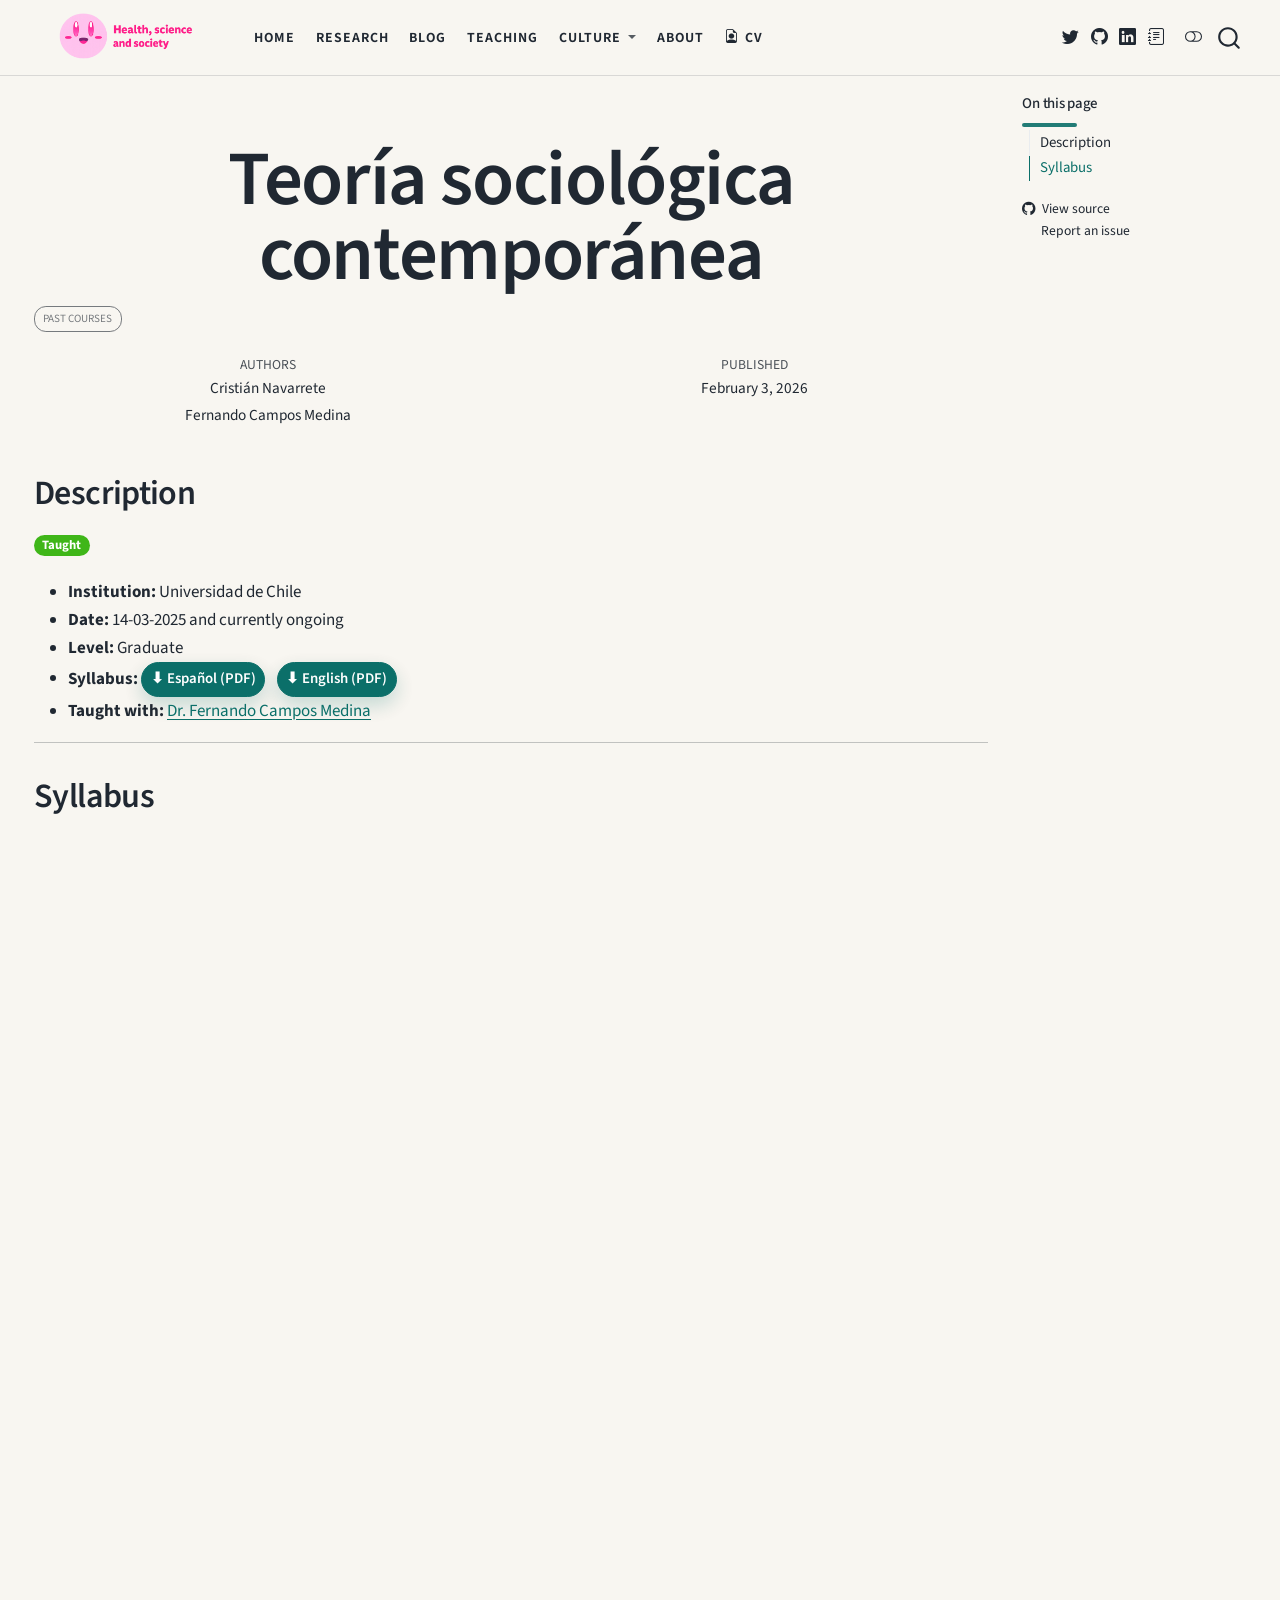
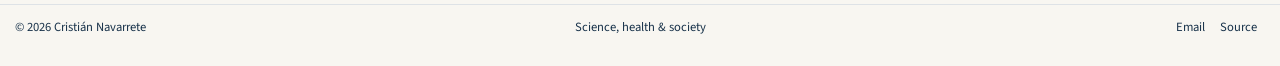
<file: docs/classes/Teoria-cont-uch/index.html>
<!DOCTYPE html>
<html xmlns="http://www.w3.org/1999/xhtml" lang="en" xml:lang="en"><head>

<meta charset="utf-8">
<meta name="generator" content="quarto-1.6.42">

<meta name="viewport" content="width=device-width, initial-scale=1.0, user-scalable=yes">

<meta name="dcterms.date" content="2026-02-03">

<title>Teoría sociológica contemporánea – Cristián Navarrete</title>
<style>
code{white-space: pre-wrap;}
span.smallcaps{font-variant: small-caps;}
div.columns{display: flex; gap: min(4vw, 1.5em);}
div.column{flex: auto; overflow-x: auto;}
div.hanging-indent{margin-left: 1.5em; text-indent: -1.5em;}
ul.task-list{list-style: none;}
ul.task-list li input[type="checkbox"] {
  width: 0.8em;
  margin: 0 0.8em 0.2em -1em; /* quarto-specific, see https://github.com/quarto-dev/quarto-cli/issues/4556 */ 
  vertical-align: middle;
}
</style>


<script src="../../site_libs/quarto-nav/quarto-nav.js"></script>
<script src="../../site_libs/clipboard/clipboard.min.js"></script>
<script src="../../site_libs/quarto-search/autocomplete.umd.js"></script>
<script src="../../site_libs/quarto-search/fuse.min.js"></script>
<script src="../../site_libs/quarto-search/quarto-search.js"></script>
<meta name="quarto:offset" content="../../">
<link href="../../assets/brand/favicon.png" rel="icon" type="image/png">
<script src="../../site_libs/quarto-html/quarto.js"></script>
<script src="../../site_libs/quarto-html/popper.min.js"></script>
<script src="../../site_libs/quarto-html/tippy.umd.min.js"></script>
<script src="../../site_libs/quarto-html/anchor.min.js"></script>
<link href="../../site_libs/quarto-html/tippy.css" rel="stylesheet">
<link href="../../site_libs/quarto-html/quarto-syntax-highlighting-253599439ad055319d224fc04ddf66fe.css" rel="stylesheet" class="quarto-color-scheme" id="quarto-text-highlighting-styles">
<link href="../../site_libs/quarto-html/quarto-syntax-highlighting-dark-769af2ab9bf86b51bbbd1c25583012c2.css" rel="prefetch" class="quarto-color-scheme quarto-color-alternate" id="quarto-text-highlighting-styles">
<script src="../../site_libs/bootstrap/bootstrap.min.js"></script>
<link href="../../site_libs/bootstrap/bootstrap-icons.css" rel="stylesheet">
<link href="../../site_libs/bootstrap/bootstrap-7b895f2ba7f7a0b42fe343c49ec3900a.min.css" rel="stylesheet" append-hash="true" class="quarto-color-scheme" id="quarto-bootstrap" data-mode="light">
<link href="../../site_libs/bootstrap/bootstrap-dark-649417bf5a25676f09d9a53a8a511973.min.css" rel="prefetch" append-hash="true" class="quarto-color-scheme quarto-color-alternate" id="quarto-bootstrap" data-mode="dark">
<script id="quarto-search-options" type="application/json">{
  "location": "navbar",
  "copy-button": false,
  "collapse-after": 3,
  "panel-placement": "end",
  "type": "overlay",
  "limit": 50,
  "keyboard-shortcut": [
    "f",
    "/",
    "s"
  ],
  "language": {
    "search-no-results-text": "No results",
    "search-matching-documents-text": "matching documents",
    "search-copy-link-title": "Copy link to search",
    "search-hide-matches-text": "Hide additional matches",
    "search-more-match-text": "more match in this document",
    "search-more-matches-text": "more matches in this document",
    "search-clear-button-title": "Clear",
    "search-text-placeholder": "",
    "search-detached-cancel-button-title": "Cancel",
    "search-submit-button-title": "Submit",
    "search-label": "Search"
  }
}</script>
<script async="" src="https://www.googletagmanager.com/gtag/js?id=G-2VZVNV14SN"></script>

<script type="text/javascript">

window.dataLayer = window.dataLayer || [];
function gtag(){dataLayer.push(arguments);}
gtag('js', new Date());
gtag('config', 'G-2VZVNV14SN', { 'anonymize_ip': true});
</script>
<style>html{ scroll-behavior: smooth; }</style>


<link rel="stylesheet" href="../../assets/styles/site.css">
<link rel="stylesheet" href="../../assets/styles/mobile.css">
<meta property="og:title" content="Teoría sociológica contemporánea – Cristián Navarrete">
<meta property="og:description" content="Academic website of Cristián Navarrete: anthropology, science and technology studies, social theory, health, and energy transitions.">
<meta property="og:image" content="https://crisnavarrete.github.io/navarrete/classes/Teoria-cont-uch/contemp.jpg">
<meta property="og:site_name" content="Cristián Navarrete">
<meta name="twitter:title" content="Teoría sociológica contemporánea">
<meta name="twitter:description" content="Graduate class at Universidad de Chile. Click to download the syllabus.">
<meta name="twitter:image" content="https://crisnavarrete.github.io/navarrete/classes/Teoria-cont-uch/contemp.jpg">
<meta name="twitter:card" content="summary_large_image">
</head>

<body class="nav-fixed">

<div id="quarto-search-results"></div>
  <header id="quarto-header" class="headroom fixed-top">
    <nav class="navbar navbar-expand-lg " data-bs-theme="dark">
      <div class="navbar-container container-fluid">
      <div class="navbar-brand-container mx-auto">
    <a href="../../index.html" class="navbar-brand navbar-brand-logo">
    <img src="../../assets/brand/logo.png" alt="Health, science and society" class="navbar-logo">
    </a>
  </div>
            <div id="quarto-search" class="" title="Search"></div>
          <button class="navbar-toggler" type="button" data-bs-toggle="collapse" data-bs-target="#navbarCollapse" aria-controls="navbarCollapse" role="menu" aria-expanded="false" aria-label="Toggle navigation" onclick="if (window.quartoToggleHeadroom) { window.quartoToggleHeadroom(); }">
  <span class="navbar-toggler-icon"></span>
</button>
          <div class="collapse navbar-collapse" id="navbarCollapse">
            <ul class="navbar-nav navbar-nav-scroll me-auto">
  <li class="nav-item">
    <a class="nav-link" href="../../index.html"> 
<span class="menu-text">Home</span></a>
  </li>  
  <li class="nav-item">
    <a class="nav-link" href="../../publications.html"> 
<span class="menu-text">Research</span></a>
  </li>  
  <li class="nav-item">
    <a class="nav-link" href="../../posts.html"> 
<span class="menu-text">Blog</span></a>
  </li>  
  <li class="nav-item">
    <a class="nav-link" href="../../classes.html"> 
<span class="menu-text">Teaching</span></a>
  </li>  
  <li class="nav-item dropdown ">
    <a class="nav-link dropdown-toggle" href="#" id="nav-menu-culture" role="link" data-bs-toggle="dropdown" aria-expanded="false">
 <span class="menu-text">Culture</span>
    </a>
    <ul class="dropdown-menu" aria-labelledby="nav-menu-culture">    
        <li>
    <a class="dropdown-item" href="../../reading.html"><i class="bi bi-book" role="img">
</i> 
 <span class="dropdown-text">Reading</span></a>
  </li>  
        <li>
    <a class="dropdown-item" href="../../films.html"><i class="bi bi-film" role="img">
</i> 
 <span class="dropdown-text">Films</span></a>
  </li>  
    </ul>
  </li>
  <li class="nav-item">
    <a class="nav-link" href="../../about.html"> 
<span class="menu-text">About</span></a>
  </li>  
  <li class="nav-item">
    <a class="nav-link" href="../../assets/documents/NavarreteC_CV.pdf"> <i class="bi bi-file-earmark-person" role="img">
</i> 
<span class="menu-text">CV</span></a>
  </li>  
</ul>
          </div> <!-- /navcollapse -->
            <div class="quarto-navbar-tools tools-wide">
    <a href="https://twitter.com/navarreteoya" title="" class="quarto-navigation-tool px-1" aria-label="Twitter profile"><i class="bi bi-twitter"></i></a>
    <a href="https://github.com/crisnavarrete" title="" class="quarto-navigation-tool px-1" aria-label="GitHub profile"><i class="bi bi-github"></i></a>
    <a href="https://www.linkedin.com/in/cristian-navarrete-116623216" title="" class="quarto-navigation-tool px-1" aria-label="LinkedIn profile"><i class="bi bi-linkedin"></i></a>
    <a href="https://www.researchgate.net/profile/Cristian-Navarrete-3" title="" class="quarto-navigation-tool px-1" aria-label="ResearchGate profile"><i class="bi bi-journal-text"></i></a>
    <a href="https://orcid.org/0000-0001-5900-5373" title="" class="quarto-navigation-tool px-1" aria-label="ORCID profile"><i class="bi bi-orcid"></i></a>
  <a href="" class="quarto-color-scheme-toggle quarto-navigation-tool  px-1" onclick="window.quartoToggleColorScheme(); return false;" title="Toggle dark mode"><i class="bi"></i></a>
</div>
      </div> <!-- /container-fluid -->
    </nav>
</header>
<!-- content -->
<div id="quarto-content" class="quarto-container page-columns page-rows-contents page-layout-full page-navbar">
<!-- sidebar -->
<!-- margin-sidebar -->
    <div id="quarto-margin-sidebar" class="sidebar margin-sidebar">
        <nav id="TOC" role="doc-toc" class="toc-active">
    <h2 id="toc-title">On this page</h2>
   
  <ul>
  <li><a href="#description" id="toc-description" class="nav-link active" data-scroll-target="#description">Description</a></li>
  <li><a href="#syllabus" id="toc-syllabus" class="nav-link" data-scroll-target="#syllabus">Syllabus</a></li>
  </ul>
<div class="toc-actions"><ul><li><a href="https://github.com/crisnavarrete/navarrete/blob/main/classes/Teoria-cont-uch/index.qmd" class="toc-action"><i class="bi bi-github"></i>View source</a></li><li><a href="https://github.com/crisnavarrete/navarrete/issues/new" class="toc-action"><i class="bi empty"></i>Report an issue</a></li></ul></div></nav>
    </div>
<!-- main -->
<main class="content column-page-left" id="quarto-document-content">

<header id="title-block-header" class="quarto-title-block default">
<div class="quarto-title">
<h1 class="title">Teoría sociológica contemporánea</h1>
  <div class="quarto-categories">
    <div class="quarto-category">Past courses</div>
  </div>
  </div>



<div class="quarto-title-meta column-page-left">

    <div>
    <div class="quarto-title-meta-heading">Authors</div>
    <div class="quarto-title-meta-contents">
             <p>Cristián Navarrete </p>
             <p>Fernando Campos Medina </p>
          </div>
  </div>
    
    <div>
    <div class="quarto-title-meta-heading">Published</div>
    <div class="quarto-title-meta-contents">
      <p class="date">February 3, 2026</p>
    </div>
  </div>
  
    
  </div>
  


</header>


<section id="description" class="level1">
<h1>Description</h1>
<p><span class="badge bg-success">Taught</span></p>
<ul>
<li><strong>Institution:</strong> Universidad de Chile</li>
<li><strong>Date:</strong> 14-03-2025 and currently ongoing</li>
<li><strong>Level:</strong> Graduate<br>
</li>
<li><strong>Syllabus:</strong> <a href="files/teoria-cont.pdf" class="btn btn-sm btn-primary me-2" role="button" download="">⬇ Español (PDF)</a> <a href="files/teoria-cont-en.pdf" class="btn btn-sm btn-primary" role="button" download="">⬇ English (PDF)</a></li>
<li><strong>Taught with:</strong> <a href="https://facso.uchile.cl/sociologia/cuerpo-academico/fernando-campos">Dr.&nbsp;Fernando Campos Medina</a></li>
</ul>
<hr>
</section>
<section id="syllabus" class="level1">
<h1>Syllabus</h1>
<iframe src="https://docs.google.com/gview?url=https://crisnavarrete.github.io/navarrete/classes/files/teoria-cont.pdf&amp;embedded=true" style="width:100%; height:600px;" frameborder="0">
</iframe>


</section>

<a onclick="window.scrollTo(0, 0); return false;" role="button" id="quarto-back-to-top"><i class="bi bi-arrow-up"></i> Back to top</a></main> <!-- /main -->
<script>
(() => {
  "use strict";

  const navbar = document.querySelector(".navbar");
  const updateNavbar = () => {
    if (!navbar) return;
    navbar.classList.toggle("site-has-scrolled", window.scrollY > 12);
  };

  updateNavbar();
  window.addEventListener("scroll", updateNavbar, { passive: true });

  document.querySelectorAll("[data-gallery-filter]").forEach((toolbar) => {
    const section = toolbar.closest(".gallery-section");
    if (!section) return;

    const buttons = Array.from(toolbar.querySelectorAll("[data-filter]"));
    const cards = Array.from(section.querySelectorAll("[data-gallery-item]"));

    buttons.forEach((button) => {
      button.addEventListener("click", () => {
        const filter = button.dataset.filter || "all";

        buttons.forEach((candidate) => {
          const active = candidate === button;
          candidate.classList.toggle("is-active", active);
          candidate.setAttribute("aria-pressed", String(active));
        });

        cards.forEach((card) => {
          const visible = filter === "all" || card.dataset.year === filter;
          card.hidden = !visible;
        });
      });
    });
  });

  document.querySelectorAll(".media-cover img").forEach((image) => {
    image.addEventListener("error", () => image.remove(), { once: true });
  });

  document.querySelectorAll('a[target="_blank"]').forEach((link) => {
    const rel = new Set((link.getAttribute("rel") || "").split(/\s+/).filter(Boolean));
    rel.add("noopener");
    rel.add("noreferrer");
    link.setAttribute("rel", Array.from(rel).join(" "));
  });
})();

</script>
<script id="quarto-html-after-body" type="application/javascript">
window.document.addEventListener("DOMContentLoaded", function (event) {
  const toggleBodyColorMode = (bsSheetEl) => {
    const mode = bsSheetEl.getAttribute("data-mode");
    const bodyEl = window.document.querySelector("body");
    if (mode === "dark") {
      bodyEl.classList.add("quarto-dark");
      bodyEl.classList.remove("quarto-light");
    } else {
      bodyEl.classList.add("quarto-light");
      bodyEl.classList.remove("quarto-dark");
    }
  }
  const toggleBodyColorPrimary = () => {
    const bsSheetEl = window.document.querySelector("link#quarto-bootstrap");
    if (bsSheetEl) {
      toggleBodyColorMode(bsSheetEl);
    }
  }
  toggleBodyColorPrimary();  
  const disableStylesheet = (stylesheets) => {
    for (let i=0; i < stylesheets.length; i++) {
      const stylesheet = stylesheets[i];
      stylesheet.rel = 'prefetch';
    }
  }
  const enableStylesheet = (stylesheets) => {
    for (let i=0; i < stylesheets.length; i++) {
      const stylesheet = stylesheets[i];
      stylesheet.rel = 'stylesheet';
    }
  }
  const manageTransitions = (selector, allowTransitions) => {
    const els = window.document.querySelectorAll(selector);
    for (let i=0; i < els.length; i++) {
      const el = els[i];
      if (allowTransitions) {
        el.classList.remove('notransition');
      } else {
        el.classList.add('notransition');
      }
    }
  }
  const toggleGiscusIfUsed = (isAlternate, darkModeDefault) => {
    const baseTheme = document.querySelector('#giscus-base-theme')?.value ?? 'light';
    const alternateTheme = document.querySelector('#giscus-alt-theme')?.value ?? 'dark';
    let newTheme = '';
    if(darkModeDefault) {
      newTheme = isAlternate ? baseTheme : alternateTheme;
    } else {
      newTheme = isAlternate ? alternateTheme : baseTheme;
    }
    const changeGiscusTheme = () => {
      // From: https://github.com/giscus/giscus/issues/336
      const sendMessage = (message) => {
        const iframe = document.querySelector('iframe.giscus-frame');
        if (!iframe) return;
        iframe.contentWindow.postMessage({ giscus: message }, 'https://giscus.app');
      }
      sendMessage({
        setConfig: {
          theme: newTheme
        }
      });
    }
    const isGiscussLoaded = window.document.querySelector('iframe.giscus-frame') !== null;
    if (isGiscussLoaded) {
      changeGiscusTheme();
    }
  }
  const toggleColorMode = (alternate) => {
    // Switch the stylesheets
    const alternateStylesheets = window.document.querySelectorAll('link.quarto-color-scheme.quarto-color-alternate');
    manageTransitions('#quarto-margin-sidebar .nav-link', false);
    if (alternate) {
      enableStylesheet(alternateStylesheets);
      for (const sheetNode of alternateStylesheets) {
        if (sheetNode.id === "quarto-bootstrap") {
          toggleBodyColorMode(sheetNode);
        }
      }
    } else {
      disableStylesheet(alternateStylesheets);
      toggleBodyColorPrimary();
    }
    manageTransitions('#quarto-margin-sidebar .nav-link', true);
    // Switch the toggles
    const toggles = window.document.querySelectorAll('.quarto-color-scheme-toggle');
    for (let i=0; i < toggles.length; i++) {
      const toggle = toggles[i];
      if (toggle) {
        if (alternate) {
          toggle.classList.add("alternate");     
        } else {
          toggle.classList.remove("alternate");
        }
      }
    }
    // Hack to workaround the fact that safari doesn't
    // properly recolor the scrollbar when toggling (#1455)
    if (navigator.userAgent.indexOf('Safari') > 0 && navigator.userAgent.indexOf('Chrome') == -1) {
      manageTransitions("body", false);
      window.scrollTo(0, 1);
      setTimeout(() => {
        window.scrollTo(0, 0);
        manageTransitions("body", true);
      }, 40);  
    }
  }
  const isFileUrl = () => { 
    return window.location.protocol === 'file:';
  }
  const hasAlternateSentinel = () => {  
    let styleSentinel = getColorSchemeSentinel();
    if (styleSentinel !== null) {
      return styleSentinel === "alternate";
    } else {
      return false;
    }
  }
  const setStyleSentinel = (alternate) => {
    const value = alternate ? "alternate" : "default";
    if (!isFileUrl()) {
      window.localStorage.setItem("quarto-color-scheme", value);
    } else {
      localAlternateSentinel = value;
    }
  }
  const getColorSchemeSentinel = () => {
    if (!isFileUrl()) {
      const storageValue = window.localStorage.getItem("quarto-color-scheme");
      return storageValue != null ? storageValue : localAlternateSentinel;
    } else {
      return localAlternateSentinel;
    }
  }
  const darkModeDefault = false;
  let localAlternateSentinel = darkModeDefault ? 'alternate' : 'default';
  // Dark / light mode switch
  window.quartoToggleColorScheme = () => {
    // Read the current dark / light value 
    let toAlternate = !hasAlternateSentinel();
    toggleColorMode(toAlternate);
    setStyleSentinel(toAlternate);
    toggleGiscusIfUsed(toAlternate, darkModeDefault);
  };
  // Ensure there is a toggle, if there isn't float one in the top right
  if (window.document.querySelector('.quarto-color-scheme-toggle') === null) {
    const a = window.document.createElement('a');
    a.classList.add('top-right');
    a.classList.add('quarto-color-scheme-toggle');
    a.href = "";
    a.onclick = function() { try { window.quartoToggleColorScheme(); } catch {} return false; };
    const i = window.document.createElement("i");
    i.classList.add('bi');
    a.appendChild(i);
    window.document.body.appendChild(a);
  }
  // Switch to dark mode if need be
  if (hasAlternateSentinel()) {
    toggleColorMode(true);
  } else {
    toggleColorMode(false);
  }
  const icon = "";
  const anchorJS = new window.AnchorJS();
  anchorJS.options = {
    placement: 'right',
    icon: icon
  };
  anchorJS.add('.anchored');
  const isCodeAnnotation = (el) => {
    for (const clz of el.classList) {
      if (clz.startsWith('code-annotation-')) {                     
        return true;
      }
    }
    return false;
  }
  const onCopySuccess = function(e) {
    // button target
    const button = e.trigger;
    // don't keep focus
    button.blur();
    // flash "checked"
    button.classList.add('code-copy-button-checked');
    var currentTitle = button.getAttribute("title");
    button.setAttribute("title", "Copied!");
    let tooltip;
    if (window.bootstrap) {
      button.setAttribute("data-bs-toggle", "tooltip");
      button.setAttribute("data-bs-placement", "left");
      button.setAttribute("data-bs-title", "Copied!");
      tooltip = new bootstrap.Tooltip(button, 
        { trigger: "manual", 
          customClass: "code-copy-button-tooltip",
          offset: [0, -8]});
      tooltip.show();    
    }
    setTimeout(function() {
      if (tooltip) {
        tooltip.hide();
        button.removeAttribute("data-bs-title");
        button.removeAttribute("data-bs-toggle");
        button.removeAttribute("data-bs-placement");
      }
      button.setAttribute("title", currentTitle);
      button.classList.remove('code-copy-button-checked');
    }, 1000);
    // clear code selection
    e.clearSelection();
  }
  const getTextToCopy = function(trigger) {
      const codeEl = trigger.previousElementSibling.cloneNode(true);
      for (const childEl of codeEl.children) {
        if (isCodeAnnotation(childEl)) {
          childEl.remove();
        }
      }
      return codeEl.innerText;
  }
  const clipboard = new window.ClipboardJS('.code-copy-button:not([data-in-quarto-modal])', {
    text: getTextToCopy
  });
  clipboard.on('success', onCopySuccess);
  if (window.document.getElementById('quarto-embedded-source-code-modal')) {
    const clipboardModal = new window.ClipboardJS('.code-copy-button[data-in-quarto-modal]', {
      text: getTextToCopy,
      container: window.document.getElementById('quarto-embedded-source-code-modal')
    });
    clipboardModal.on('success', onCopySuccess);
  }
    var localhostRegex = new RegExp(/^(?:http|https):\/\/localhost\:?[0-9]*\//);
    var mailtoRegex = new RegExp(/^mailto:/);
      var filterRegex = new RegExp("https:\/\/crisnavarrete\.github\.io\/navarrete\/");
    var isInternal = (href) => {
        return filterRegex.test(href) || localhostRegex.test(href) || mailtoRegex.test(href);
    }
    // Inspect non-navigation links and adorn them if external
 	var links = window.document.querySelectorAll('a[href]:not(.nav-link):not(.navbar-brand):not(.toc-action):not(.sidebar-link):not(.sidebar-item-toggle):not(.pagination-link):not(.no-external):not([aria-hidden]):not(.dropdown-item):not(.quarto-navigation-tool):not(.about-link)');
    for (var i=0; i<links.length; i++) {
      const link = links[i];
      if (!isInternal(link.href)) {
        // undo the damage that might have been done by quarto-nav.js in the case of
        // links that we want to consider external
        if (link.dataset.originalHref !== undefined) {
          link.href = link.dataset.originalHref;
        }
          // target, if specified
          link.setAttribute("target", "_blank");
          if (link.getAttribute("rel") === null) {
            link.setAttribute("rel", "noopener");
          }
      }
    }
  function tippyHover(el, contentFn, onTriggerFn, onUntriggerFn) {
    const config = {
      allowHTML: true,
      maxWidth: 500,
      delay: 100,
      arrow: false,
      appendTo: function(el) {
          return el.parentElement;
      },
      interactive: true,
      interactiveBorder: 10,
      theme: 'quarto',
      placement: 'bottom-start',
    };
    if (contentFn) {
      config.content = contentFn;
    }
    if (onTriggerFn) {
      config.onTrigger = onTriggerFn;
    }
    if (onUntriggerFn) {
      config.onUntrigger = onUntriggerFn;
    }
    window.tippy(el, config); 
  }
  const noterefs = window.document.querySelectorAll('a[role="doc-noteref"]');
  for (var i=0; i<noterefs.length; i++) {
    const ref = noterefs[i];
    tippyHover(ref, function() {
      // use id or data attribute instead here
      let href = ref.getAttribute('data-footnote-href') || ref.getAttribute('href');
      try { href = new URL(href).hash; } catch {}
      const id = href.replace(/^#\/?/, "");
      const note = window.document.getElementById(id);
      if (note) {
        return note.innerHTML;
      } else {
        return "";
      }
    });
  }
  const xrefs = window.document.querySelectorAll('a.quarto-xref');
  const processXRef = (id, note) => {
    // Strip column container classes
    const stripColumnClz = (el) => {
      el.classList.remove("page-full", "page-columns");
      if (el.children) {
        for (const child of el.children) {
          stripColumnClz(child);
        }
      }
    }
    stripColumnClz(note)
    if (id === null || id.startsWith('sec-')) {
      // Special case sections, only their first couple elements
      const container = document.createElement("div");
      if (note.children && note.children.length > 2) {
        container.appendChild(note.children[0].cloneNode(true));
        for (let i = 1; i < note.children.length; i++) {
          const child = note.children[i];
          if (child.tagName === "P" && child.innerText === "") {
            continue;
          } else {
            container.appendChild(child.cloneNode(true));
            break;
          }
        }
        if (window.Quarto?.typesetMath) {
          window.Quarto.typesetMath(container);
        }
        return container.innerHTML
      } else {
        if (window.Quarto?.typesetMath) {
          window.Quarto.typesetMath(note);
        }
        return note.innerHTML;
      }
    } else {
      // Remove any anchor links if they are present
      const anchorLink = note.querySelector('a.anchorjs-link');
      if (anchorLink) {
        anchorLink.remove();
      }
      if (window.Quarto?.typesetMath) {
        window.Quarto.typesetMath(note);
      }
      if (note.classList.contains("callout")) {
        return note.outerHTML;
      } else {
        return note.innerHTML;
      }
    }
  }
  for (var i=0; i<xrefs.length; i++) {
    const xref = xrefs[i];
    tippyHover(xref, undefined, function(instance) {
      instance.disable();
      let url = xref.getAttribute('href');
      let hash = undefined; 
      if (url.startsWith('#')) {
        hash = url;
      } else {
        try { hash = new URL(url).hash; } catch {}
      }
      if (hash) {
        const id = hash.replace(/^#\/?/, "");
        const note = window.document.getElementById(id);
        if (note !== null) {
          try {
            const html = processXRef(id, note.cloneNode(true));
            instance.setContent(html);
          } finally {
            instance.enable();
            instance.show();
          }
        } else {
          // See if we can fetch this
          fetch(url.split('#')[0])
          .then(res => res.text())
          .then(html => {
            const parser = new DOMParser();
            const htmlDoc = parser.parseFromString(html, "text/html");
            const note = htmlDoc.getElementById(id);
            if (note !== null) {
              const html = processXRef(id, note);
              instance.setContent(html);
            } 
          }).finally(() => {
            instance.enable();
            instance.show();
          });
        }
      } else {
        // See if we can fetch a full url (with no hash to target)
        // This is a special case and we should probably do some content thinning / targeting
        fetch(url)
        .then(res => res.text())
        .then(html => {
          const parser = new DOMParser();
          const htmlDoc = parser.parseFromString(html, "text/html");
          const note = htmlDoc.querySelector('main.content');
          if (note !== null) {
            // This should only happen for chapter cross references
            // (since there is no id in the URL)
            // remove the first header
            if (note.children.length > 0 && note.children[0].tagName === "HEADER") {
              note.children[0].remove();
            }
            const html = processXRef(null, note);
            instance.setContent(html);
          } 
        }).finally(() => {
          instance.enable();
          instance.show();
        });
      }
    }, function(instance) {
    });
  }
      let selectedAnnoteEl;
      const selectorForAnnotation = ( cell, annotation) => {
        let cellAttr = 'data-code-cell="' + cell + '"';
        let lineAttr = 'data-code-annotation="' +  annotation + '"';
        const selector = 'span[' + cellAttr + '][' + lineAttr + ']';
        return selector;
      }
      const selectCodeLines = (annoteEl) => {
        const doc = window.document;
        const targetCell = annoteEl.getAttribute("data-target-cell");
        const targetAnnotation = annoteEl.getAttribute("data-target-annotation");
        const annoteSpan = window.document.querySelector(selectorForAnnotation(targetCell, targetAnnotation));
        const lines = annoteSpan.getAttribute("data-code-lines").split(",");
        const lineIds = lines.map((line) => {
          return targetCell + "-" + line;
        })
        let top = null;
        let height = null;
        let parent = null;
        if (lineIds.length > 0) {
            //compute the position of the single el (top and bottom and make a div)
            const el = window.document.getElementById(lineIds[0]);
            top = el.offsetTop;
            height = el.offsetHeight;
            parent = el.parentElement.parentElement;
          if (lineIds.length > 1) {
            const lastEl = window.document.getElementById(lineIds[lineIds.length - 1]);
            const bottom = lastEl.offsetTop + lastEl.offsetHeight;
            height = bottom - top;
          }
          if (top !== null && height !== null && parent !== null) {
            // cook up a div (if necessary) and position it 
            let div = window.document.getElementById("code-annotation-line-highlight");
            if (div === null) {
              div = window.document.createElement("div");
              div.setAttribute("id", "code-annotation-line-highlight");
              div.style.position = 'absolute';
              parent.appendChild(div);
            }
            div.style.top = top - 2 + "px";
            div.style.height = height + 4 + "px";
            div.style.left = 0;
            let gutterDiv = window.document.getElementById("code-annotation-line-highlight-gutter");
            if (gutterDiv === null) {
              gutterDiv = window.document.createElement("div");
              gutterDiv.setAttribute("id", "code-annotation-line-highlight-gutter");
              gutterDiv.style.position = 'absolute';
              const codeCell = window.document.getElementById(targetCell);
              const gutter = codeCell.querySelector('.code-annotation-gutter');
              gutter.appendChild(gutterDiv);
            }
            gutterDiv.style.top = top - 2 + "px";
            gutterDiv.style.height = height + 4 + "px";
          }
          selectedAnnoteEl = annoteEl;
        }
      };
      const unselectCodeLines = () => {
        const elementsIds = ["code-annotation-line-highlight", "code-annotation-line-highlight-gutter"];
        elementsIds.forEach((elId) => {
          const div = window.document.getElementById(elId);
          if (div) {
            div.remove();
          }
        });
        selectedAnnoteEl = undefined;
      };
        // Handle positioning of the toggle
    window.addEventListener(
      "resize",
      throttle(() => {
        elRect = undefined;
        if (selectedAnnoteEl) {
          selectCodeLines(selectedAnnoteEl);
        }
      }, 10)
    );
    function throttle(fn, ms) {
    let throttle = false;
    let timer;
      return (...args) => {
        if(!throttle) { // first call gets through
            fn.apply(this, args);
            throttle = true;
        } else { // all the others get throttled
            if(timer) clearTimeout(timer); // cancel #2
            timer = setTimeout(() => {
              fn.apply(this, args);
              timer = throttle = false;
            }, ms);
        }
      };
    }
      // Attach click handler to the DT
      const annoteDls = window.document.querySelectorAll('dt[data-target-cell]');
      for (const annoteDlNode of annoteDls) {
        annoteDlNode.addEventListener('click', (event) => {
          const clickedEl = event.target;
          if (clickedEl !== selectedAnnoteEl) {
            unselectCodeLines();
            const activeEl = window.document.querySelector('dt[data-target-cell].code-annotation-active');
            if (activeEl) {
              activeEl.classList.remove('code-annotation-active');
            }
            selectCodeLines(clickedEl);
            clickedEl.classList.add('code-annotation-active');
          } else {
            // Unselect the line
            unselectCodeLines();
            clickedEl.classList.remove('code-annotation-active');
          }
        });
      }
  const findCites = (el) => {
    const parentEl = el.parentElement;
    if (parentEl) {
      const cites = parentEl.dataset.cites;
      if (cites) {
        return {
          el,
          cites: cites.split(' ')
        };
      } else {
        return findCites(el.parentElement)
      }
    } else {
      return undefined;
    }
  };
  var bibliorefs = window.document.querySelectorAll('a[role="doc-biblioref"]');
  for (var i=0; i<bibliorefs.length; i++) {
    const ref = bibliorefs[i];
    const citeInfo = findCites(ref);
    if (citeInfo) {
      tippyHover(citeInfo.el, function() {
        var popup = window.document.createElement('div');
        citeInfo.cites.forEach(function(cite) {
          var citeDiv = window.document.createElement('div');
          citeDiv.classList.add('hanging-indent');
          citeDiv.classList.add('csl-entry');
          var biblioDiv = window.document.getElementById('ref-' + cite);
          if (biblioDiv) {
            citeDiv.innerHTML = biblioDiv.innerHTML;
          }
          popup.appendChild(citeDiv);
        });
        return popup.innerHTML;
      });
    }
  }
});
</script>
</div> <!-- /content -->
<footer class="footer">
  <div class="nav-footer">
    <div class="nav-footer-left">
<p>© 2026 Cristián Navarrete</p>
</div>   
    <div class="nav-footer-center">
<p>Science, health &amp; society</p>
<div class="toc-actions d-sm-block d-md-none"><ul><li><a href="https://github.com/crisnavarrete/navarrete/blob/main/classes/Teoria-cont-uch/index.qmd" class="toc-action"><i class="bi bi-github"></i>View source</a></li><li><a href="https://github.com/crisnavarrete/navarrete/issues/new" class="toc-action"><i class="bi empty"></i>Report an issue</a></li></ul></div></div>
    <div class="nav-footer-right">
      <ul class="footer-items list-unstyled">
    <li class="nav-item">
    <a class="nav-link" href="mailto:cristian.navarreteoyanedel@anthro.ox.ac.uk">
<p>Email</p>
</a>
  </li>  
    <li class="nav-item">
    <a class="nav-link" href="https://github.com/crisnavarrete/navarrete">
<p>Source</p>
</a>
  </li>  
</ul>
    </div>
  </div>
</footer>




<script src="../../site_libs/quarto-html/zenscroll-min.js"></script>
</body></html>
</file>
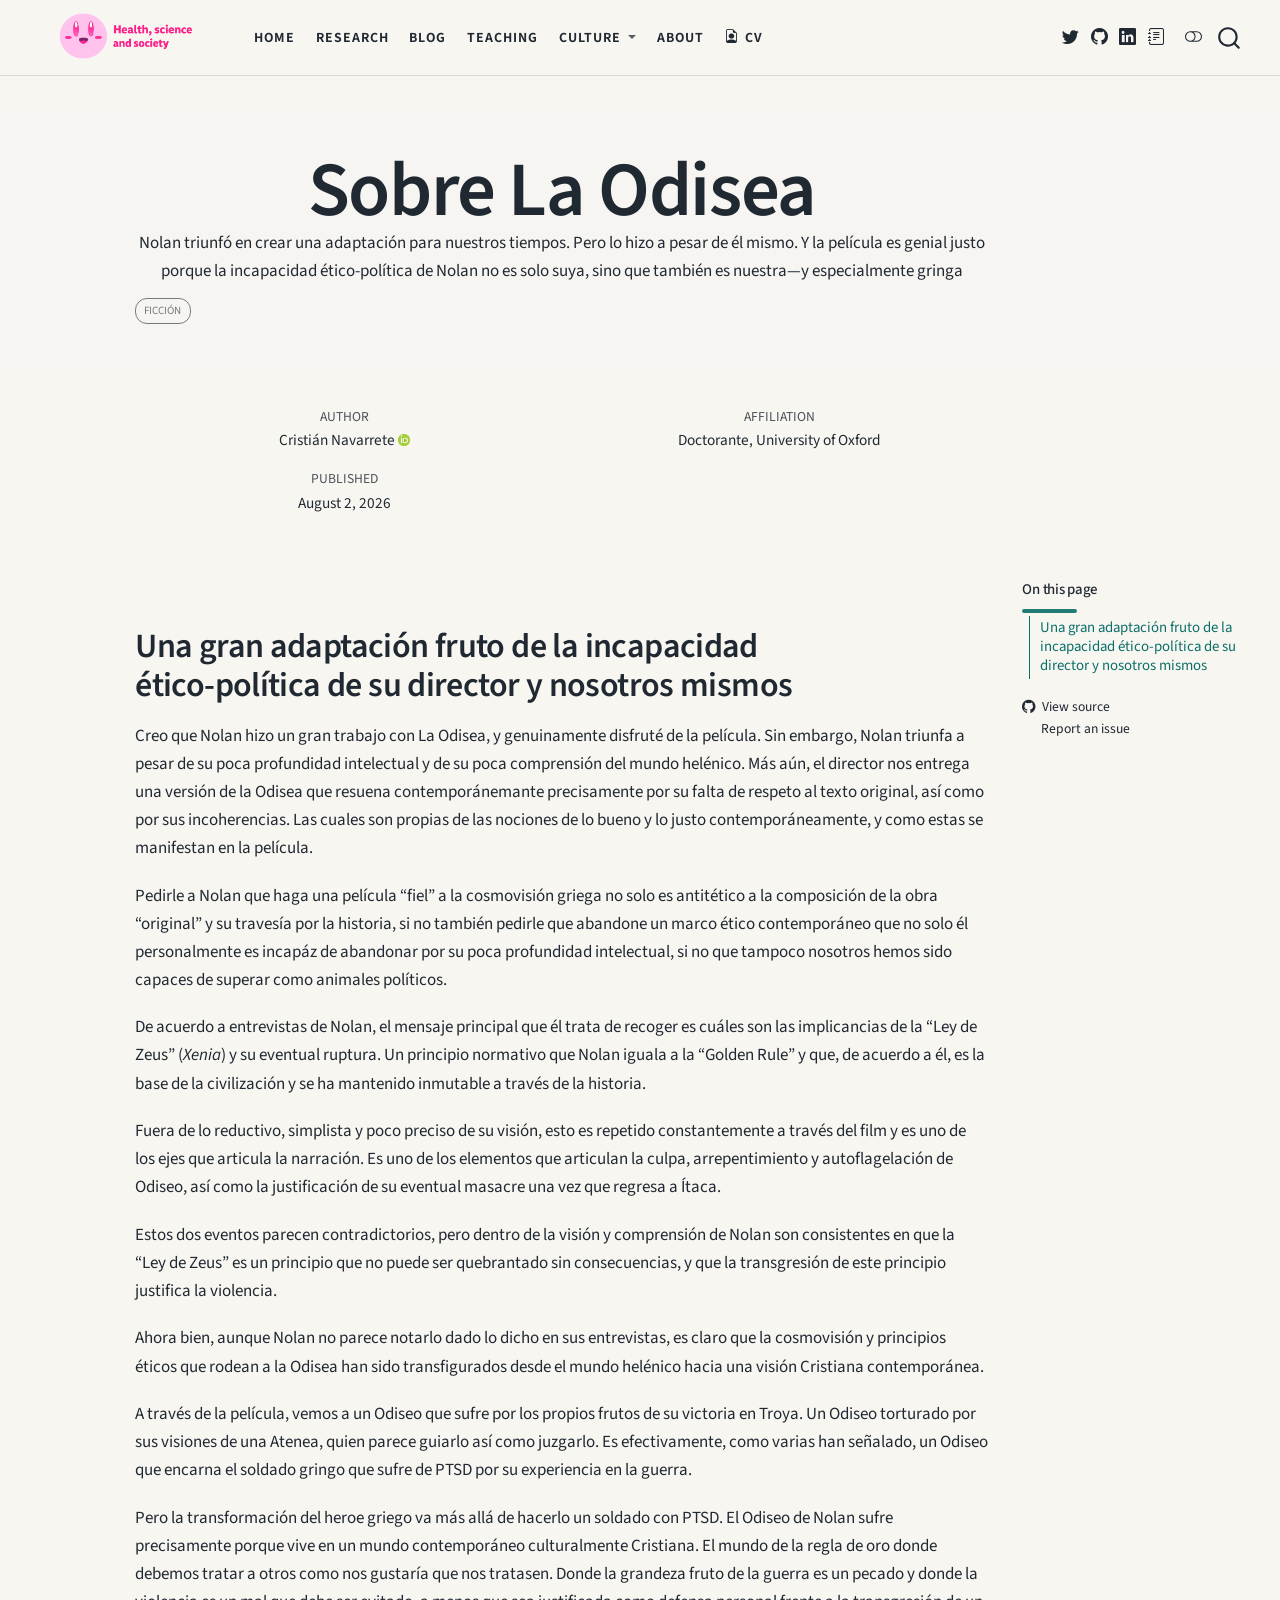
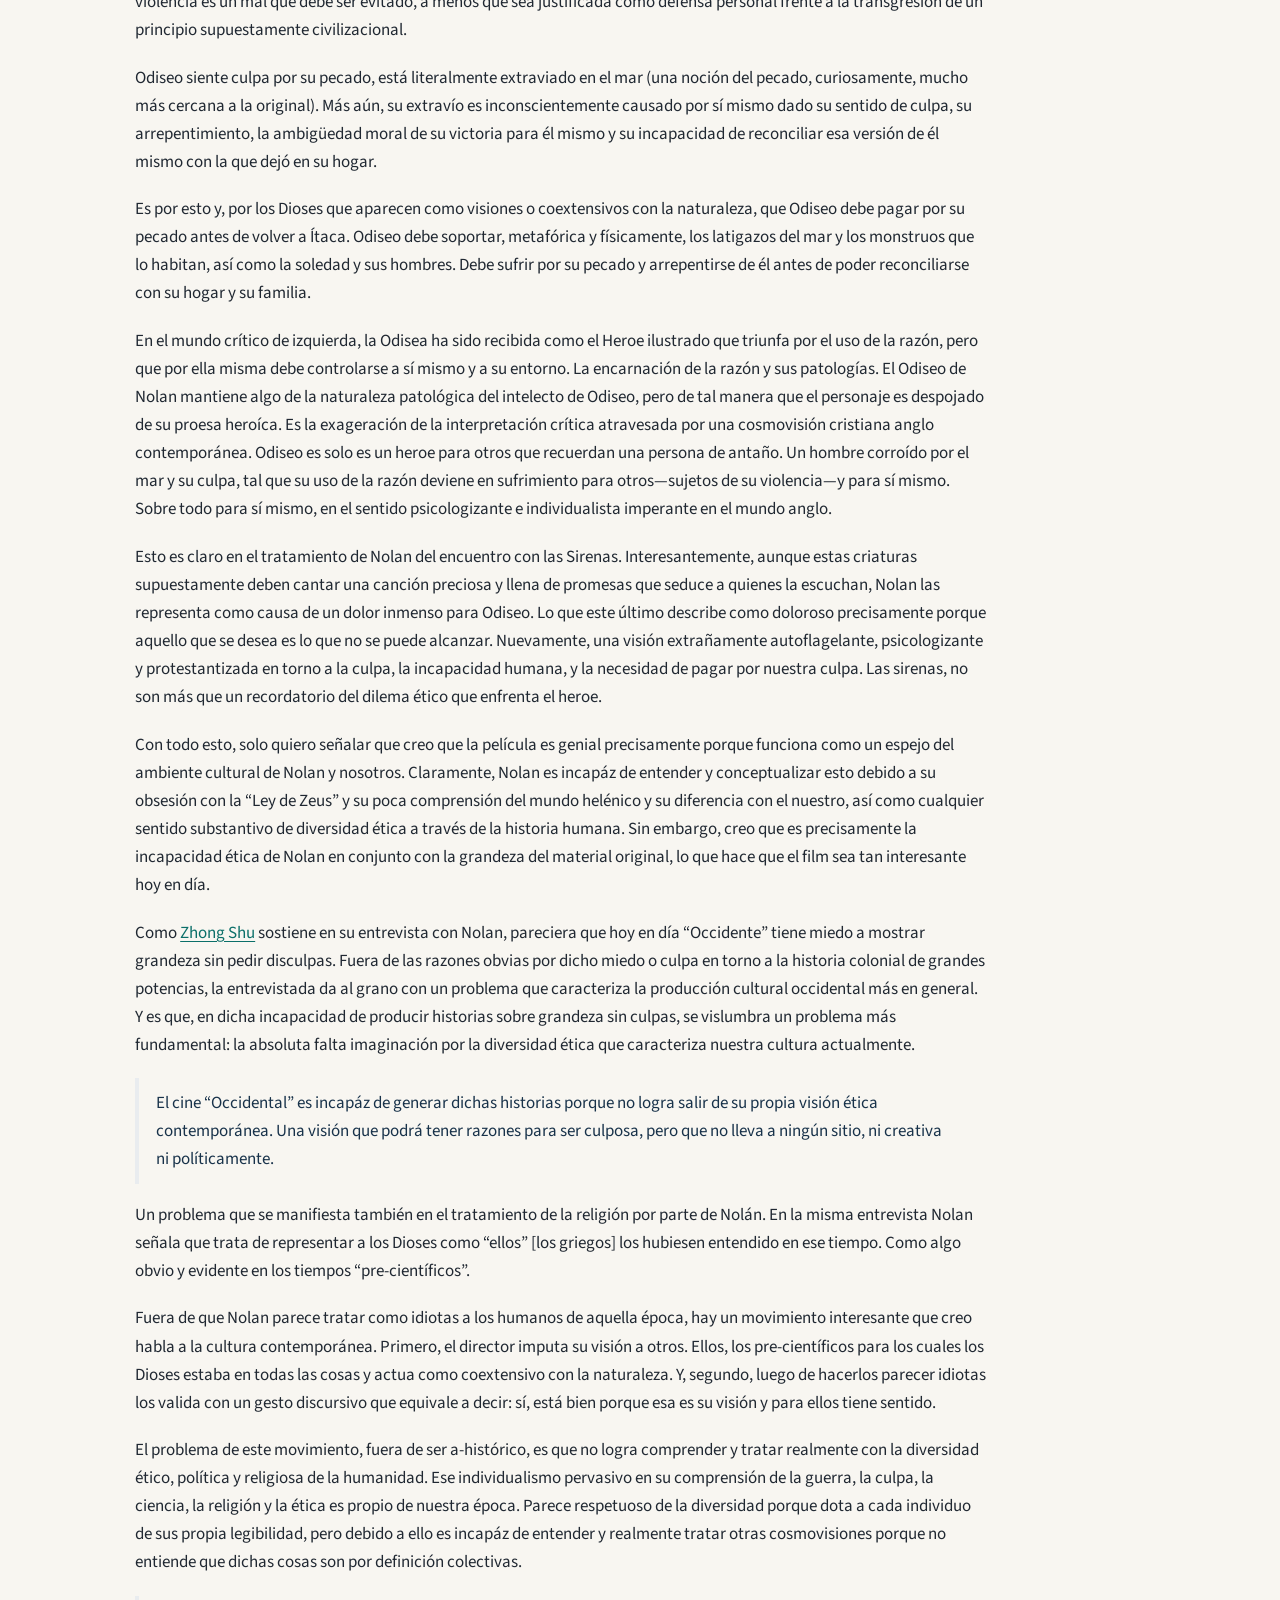
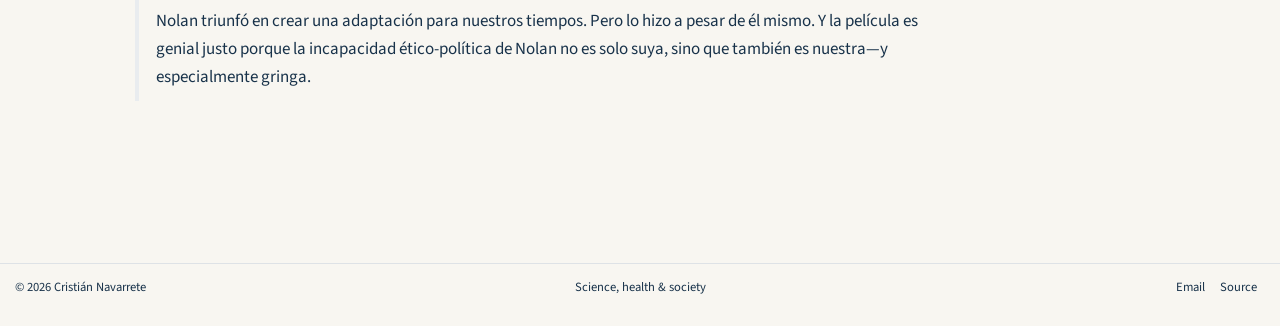
<file: docs/posts/02-08-2026-Odisea/index.html>
<!DOCTYPE html>
<html xmlns="http://www.w3.org/1999/xhtml" lang="en" xml:lang="en"><head>

<meta charset="utf-8">
<meta name="generator" content="quarto-1.6.42">

<meta name="viewport" content="width=device-width, initial-scale=1.0, user-scalable=yes">

<meta name="author" content="Cristián Navarrete">
<meta name="dcterms.date" content="2026-08-02">
<meta name="description" content="Nolan triunfó en crear una adaptación para nuestros tiempos. Pero lo hizo a pesar de él mismo. Y la película es genial justo porque la incapacidad ético-política de Nolan no es solo suya, sino que también es nuestra—y especialmente gringa">

<title>Sobre La Odisea – Cristián Navarrete</title>
<style>
code{white-space: pre-wrap;}
span.smallcaps{font-variant: small-caps;}
div.columns{display: flex; gap: min(4vw, 1.5em);}
div.column{flex: auto; overflow-x: auto;}
div.hanging-indent{margin-left: 1.5em; text-indent: -1.5em;}
ul.task-list{list-style: none;}
ul.task-list li input[type="checkbox"] {
  width: 0.8em;
  margin: 0 0.8em 0.2em -1em; /* quarto-specific, see https://github.com/quarto-dev/quarto-cli/issues/4556 */ 
  vertical-align: middle;
}
</style>


<script src="../../site_libs/quarto-nav/quarto-nav.js"></script>
<script src="../../site_libs/clipboard/clipboard.min.js"></script>
<script src="../../site_libs/quarto-search/autocomplete.umd.js"></script>
<script src="../../site_libs/quarto-search/fuse.min.js"></script>
<script src="../../site_libs/quarto-search/quarto-search.js"></script>
<meta name="quarto:offset" content="../../">
<link href="../../assets/brand/favicon.png" rel="icon" type="image/png">
<script src="../../site_libs/quarto-html/quarto.js"></script>
<script src="../../site_libs/quarto-html/popper.min.js"></script>
<script src="../../site_libs/quarto-html/tippy.umd.min.js"></script>
<script src="../../site_libs/quarto-html/anchor.min.js"></script>
<link href="../../site_libs/quarto-html/tippy.css" rel="stylesheet">
<link href="../../site_libs/quarto-html/quarto-syntax-highlighting-253599439ad055319d224fc04ddf66fe.css" rel="stylesheet" class="quarto-color-scheme" id="quarto-text-highlighting-styles">
<link href="../../site_libs/quarto-html/quarto-syntax-highlighting-dark-769af2ab9bf86b51bbbd1c25583012c2.css" rel="prefetch" class="quarto-color-scheme quarto-color-alternate" id="quarto-text-highlighting-styles">
<script src="../../site_libs/bootstrap/bootstrap.min.js"></script>
<link href="../../site_libs/bootstrap/bootstrap-icons.css" rel="stylesheet">
<link href="../../site_libs/bootstrap/bootstrap-7b895f2ba7f7a0b42fe343c49ec3900a.min.css" rel="stylesheet" append-hash="true" class="quarto-color-scheme" id="quarto-bootstrap" data-mode="light">
<link href="../../site_libs/bootstrap/bootstrap-dark-649417bf5a25676f09d9a53a8a511973.min.css" rel="prefetch" append-hash="true" class="quarto-color-scheme quarto-color-alternate" id="quarto-bootstrap" data-mode="dark">
<script id="quarto-search-options" type="application/json">{
  "location": "navbar",
  "copy-button": false,
  "collapse-after": 3,
  "panel-placement": "end",
  "type": "overlay",
  "limit": 50,
  "keyboard-shortcut": [
    "f",
    "/",
    "s"
  ],
  "language": {
    "search-no-results-text": "No results",
    "search-matching-documents-text": "matching documents",
    "search-copy-link-title": "Copy link to search",
    "search-hide-matches-text": "Hide additional matches",
    "search-more-match-text": "more match in this document",
    "search-more-matches-text": "more matches in this document",
    "search-clear-button-title": "Clear",
    "search-text-placeholder": "",
    "search-detached-cancel-button-title": "Cancel",
    "search-submit-button-title": "Submit",
    "search-label": "Search"
  }
}</script>
<script async="" src="https://www.googletagmanager.com/gtag/js?id=G-2VZVNV14SN"></script>

<script type="text/javascript">

window.dataLayer = window.dataLayer || [];
function gtag(){dataLayer.push(arguments);}
gtag('js', new Date());
gtag('config', 'G-2VZVNV14SN', { 'anonymize_ip': true});
</script>
<style>html{ scroll-behavior: smooth; }</style>


<link rel="stylesheet" href="../../assets/styles/site.css">
<link rel="stylesheet" href="../../assets/styles/mobile.css">
<meta property="og:title" content="Sobre La Odisea – Cristián Navarrete">
<meta property="og:description" content="Nolan triunfó en crear una adaptación para nuestros tiempos. Pero lo hizo a pesar de él mismo. Y la película es genial justo porque la incapacidad ético-política de Nolan no es solo suya, sino que también es nuestra—y especialmente gringa">
<meta property="og:image" content="https://crisnavarrete.github.io/navarrete/posts/02-08-2026-Odisea/profile.jpg">
<meta property="og:site_name" content="Cristián Navarrete">
<meta name="twitter:title" content="Sobre La Odisea – Cristián Navarrete">
<meta name="twitter:description" content="Nolan triunfó en crear una adaptación para nuestros tiempos. Pero lo hizo a pesar de él mismo. Y la película es genial justo porque la incapacidad ético-política de Nolan no es solo suya, sino que también es nuestra—y especialmente gringa">
<meta name="twitter:image" content="https://crisnavarrete.github.io/navarrete/posts/02-08-2026-Odisea/profile.jpg">
<meta name="twitter:card" content="summary_large_image">
</head>

<body class="nav-fixed">

<div id="quarto-search-results"></div>
  <header id="quarto-header" class="headroom fixed-top quarto-banner">
    <nav class="navbar navbar-expand-lg " data-bs-theme="dark">
      <div class="navbar-container container-fluid">
      <div class="navbar-brand-container mx-auto">
    <a href="../../index.html" class="navbar-brand navbar-brand-logo">
    <img src="../../assets/brand/logo.png" alt="Health, science and society" class="navbar-logo">
    </a>
  </div>
            <div id="quarto-search" class="" title="Search"></div>
          <button class="navbar-toggler" type="button" data-bs-toggle="collapse" data-bs-target="#navbarCollapse" aria-controls="navbarCollapse" role="menu" aria-expanded="false" aria-label="Toggle navigation" onclick="if (window.quartoToggleHeadroom) { window.quartoToggleHeadroom(); }">
  <span class="navbar-toggler-icon"></span>
</button>
          <div class="collapse navbar-collapse" id="navbarCollapse">
            <ul class="navbar-nav navbar-nav-scroll me-auto">
  <li class="nav-item">
    <a class="nav-link" href="../../index.html"> 
<span class="menu-text">Home</span></a>
  </li>  
  <li class="nav-item">
    <a class="nav-link" href="../../publications.html"> 
<span class="menu-text">Research</span></a>
  </li>  
  <li class="nav-item">
    <a class="nav-link" href="../../posts.html"> 
<span class="menu-text">Blog</span></a>
  </li>  
  <li class="nav-item">
    <a class="nav-link" href="../../classes.html"> 
<span class="menu-text">Teaching</span></a>
  </li>  
  <li class="nav-item dropdown ">
    <a class="nav-link dropdown-toggle" href="#" id="nav-menu-culture" role="link" data-bs-toggle="dropdown" aria-expanded="false">
 <span class="menu-text">Culture</span>
    </a>
    <ul class="dropdown-menu" aria-labelledby="nav-menu-culture">    
        <li>
    <a class="dropdown-item" href="../../reading.html"><i class="bi bi-book" role="img">
</i> 
 <span class="dropdown-text">Reading</span></a>
  </li>  
        <li>
    <a class="dropdown-item" href="../../films.html"><i class="bi bi-film" role="img">
</i> 
 <span class="dropdown-text">Films</span></a>
  </li>  
    </ul>
  </li>
  <li class="nav-item">
    <a class="nav-link" href="../../about.html"> 
<span class="menu-text">About</span></a>
  </li>  
  <li class="nav-item">
    <a class="nav-link" href="../../assets/documents/NavarreteC_CV.pdf"> <i class="bi bi-file-earmark-person" role="img">
</i> 
<span class="menu-text">CV</span></a>
  </li>  
</ul>
          </div> <!-- /navcollapse -->
            <div class="quarto-navbar-tools tools-wide">
    <a href="https://twitter.com/navarreteoya" title="" class="quarto-navigation-tool px-1" aria-label="Twitter profile"><i class="bi bi-twitter"></i></a>
    <a href="https://github.com/crisnavarrete" title="" class="quarto-navigation-tool px-1" aria-label="GitHub profile"><i class="bi bi-github"></i></a>
    <a href="https://www.linkedin.com/in/cristian-navarrete-116623216" title="" class="quarto-navigation-tool px-1" aria-label="LinkedIn profile"><i class="bi bi-linkedin"></i></a>
    <a href="https://www.researchgate.net/profile/Cristian-Navarrete-3" title="" class="quarto-navigation-tool px-1" aria-label="ResearchGate profile"><i class="bi bi-journal-text"></i></a>
    <a href="https://orcid.org/0000-0001-5900-5373" title="" class="quarto-navigation-tool px-1" aria-label="ORCID profile"><i class="bi bi-orcid"></i></a>
  <a href="" class="quarto-color-scheme-toggle quarto-navigation-tool  px-1" onclick="window.quartoToggleColorScheme(); return false;" title="Toggle dark mode"><i class="bi"></i></a>
</div>
      </div> <!-- /container-fluid -->
    </nav>
</header>
<!-- content -->
<header id="title-block-header" class="quarto-title-block default page-columns page-full">
  <div class="quarto-title-banner page-columns page-full">
    <div class="quarto-title column-body">
      <h1 class="title">Sobre La Odisea</h1>
                  <div>
        <div class="description">
          Nolan triunfó en crear una adaptación para nuestros tiempos. Pero lo hizo a pesar de él mismo. Y la película es genial justo porque la incapacidad ético-política de Nolan no es solo suya, sino que también es nuestra—y especialmente gringa
        </div>
      </div>
                          <div class="quarto-categories">
                <div class="quarto-category">Ficción</div>
              </div>
                  </div>
  </div>
    
  <div class="quarto-title-meta-author">
    <div class="quarto-title-meta-heading">Author</div>
    <div class="quarto-title-meta-heading">Affiliation</div>
    
      <div class="quarto-title-meta-contents">
      <p class="author">Cristián Navarrete <a href="https://orcid.org/0000-0001-5900-5373" class="quarto-title-author-orcid"> <img src="[data-uri]"></a></p>
    </div>
    <div class="quarto-title-meta-contents">
          <p class="affiliation">
              Doctorante, University of Oxford
            </p>
        </div>
    </div>

  <div class="quarto-title-meta">

        
      <div>
      <div class="quarto-title-meta-heading">Published</div>
      <div class="quarto-title-meta-contents">
        <p class="date">August 2, 2026</p>
      </div>
    </div>
    
      
    </div>
    
  
  </header><div id="quarto-content" class="quarto-container page-columns page-rows-contents page-layout-article page-navbar">
<!-- sidebar -->
<!-- margin-sidebar -->
    <div id="quarto-margin-sidebar" class="sidebar margin-sidebar">
        <nav id="TOC" role="doc-toc" class="toc-active">
    <h2 id="toc-title">On this page</h2>
   
  <ul>
  <li><a href="#una-gran-adaptación-fruto-de-la-incapacidad-ético-política-de-su-director-y-nosotros-mismos" id="toc-una-gran-adaptación-fruto-de-la-incapacidad-ético-política-de-su-director-y-nosotros-mismos" class="nav-link active" data-scroll-target="#una-gran-adaptación-fruto-de-la-incapacidad-ético-política-de-su-director-y-nosotros-mismos">Una gran adaptación fruto de la incapacidad ético-política de su director y nosotros mismos</a></li>
  </ul>
<div class="toc-actions"><ul><li><a href="https://github.com/crisnavarrete/navarrete/blob/main/posts/02-08-2026-Odisea/index.qmd" class="toc-action"><i class="bi bi-github"></i>View source</a></li><li><a href="https://github.com/crisnavarrete/navarrete/issues/new" class="toc-action"><i class="bi empty"></i>Report an issue</a></li></ul></div></nav>
    </div>
<!-- main -->
<main class="content quarto-banner-title-block" id="quarto-document-content">





<section id="una-gran-adaptación-fruto-de-la-incapacidad-ético-política-de-su-director-y-nosotros-mismos" class="level1">
<h1>Una gran adaptación fruto de la incapacidad ético-política de su director y nosotros mismos</h1>
<p>Creo que Nolan hizo un gran trabajo con La Odisea, y genuinamente disfruté de la película. Sin embargo, Nolan triunfa a pesar de su poca profundidad intelectual y de su poca comprensión del mundo helénico. Más aún, el director nos entrega una versión de la Odisea que resuena contemporánemante precisamente por su falta de respeto al texto original, así como por sus incoherencias. Las cuales son propias de las nociones de lo bueno y lo justo contemporáneamente, y como estas se manifestan en la película.</p>
<p>Pedirle a Nolan que haga una película “fiel” a la cosmovisión griega no solo es antitético a la composición de la obra “original” y su travesía por la historia, si no también pedirle que abandone un marco ético contemporáneo que no solo él personalmente es incapáz de abandonar por su poca profundidad intelectual, si no que tampoco nosotros hemos sido capaces de superar como animales políticos.</p>
<p>De acuerdo a entrevistas de Nolan, el mensaje principal que él trata de recoger es cuáles son las implicancias de la “Ley de Zeus” (<em>Xenia</em>) y su eventual ruptura. Un principio normativo que Nolan iguala a la “Golden Rule” y que, de acuerdo a él, es la base de la civilización y se ha mantenido inmutable a través de la historia.</p>
<p>Fuera de lo reductivo, simplista y poco preciso de su visión, esto es repetido constantemente a través del film y es uno de los ejes que articula la narración. Es uno de los elementos que articulan la culpa, arrepentimiento y autoflagelación de Odiseo, así como la justificación de su eventual masacre una vez que regresa a Ítaca.</p>
<p>Estos dos eventos parecen contradictorios, pero dentro de la visión y comprensión de Nolan son consistentes en que la “Ley de Zeus” es un principio que no puede ser quebrantado sin consecuencias, y que la transgresión de este principio justifica la violencia.</p>
<p>Ahora bien, aunque Nolan no parece notarlo dado lo dicho en sus entrevistas, es claro que la cosmovisión y principios éticos que rodean a la Odisea han sido transfigurados desde el mundo helénico hacia una visión Cristiana contemporánea.</p>
<p>A través de la película, vemos a un Odiseo que sufre por los propios frutos de su victoria en Troya. Un Odiseo torturado por sus visiones de una Atenea, quien parece guiarlo así como juzgarlo. Es efectivamente, como varias han señalado, un Odiseo que encarna el soldado gringo que sufre de PTSD por su experiencia en la guerra.</p>
<p>Pero la transformación del heroe griego va más allá de hacerlo un soldado con PTSD. El Odiseo de Nolan sufre precisamente porque vive en un mundo contemporáneo culturalmente Cristiana. El mundo de la regla de oro donde debemos tratar a otros como nos gustaría que nos tratasen. Donde la grandeza fruto de la guerra es un pecado y donde la violencia es un mal que debe ser evitado, a menos que sea justificada como defensa personal frente a la transgresión de un principio supuestamente civilizacional.</p>
<p>Odiseo siente culpa por su pecado, está literalmente extraviado en el mar (una noción del pecado, curiosamente, mucho más cercana a la original). Más aún, su extravío es inconscientemente causado por sí mismo dado su sentido de culpa, su arrepentimiento, la ambigüedad moral de su victoria para él mismo y su incapacidad de reconciliar esa versión de él mismo con la que dejó en su hogar.</p>
<p>Es por esto y, por los Dioses que aparecen como visiones o coextensivos con la naturaleza, que Odiseo debe pagar por su pecado antes de volver a Ítaca. Odiseo debe soportar, metafórica y físicamente, los latigazos del mar y los monstruos que lo habitan, así como la soledad y sus hombres. Debe sufrir por su pecado y arrepentirse de él antes de poder reconciliarse con su hogar y su familia.</p>
<p>En el mundo crítico de izquierda, la Odisea ha sido recibida como el Heroe ilustrado que triunfa por el uso de la razón, pero que por ella misma debe controlarse a sí mismo y a su entorno. La encarnación de la razón y sus patologías. El Odiseo de Nolan mantiene algo de la naturaleza patológica del intelecto de Odiseo, pero de tal manera que el personaje es despojado de su proesa heroíca. Es la exageración de la interpretación crítica atravesada por una cosmovisión cristiana anglo contemporánea. Odiseo es solo es un heroe para otros que recuerdan una persona de antaño. Un hombre corroído por el mar y su culpa, tal que su uso de la razón deviene en sufrimiento para otros—sujetos de su violencia—y para sí mismo. Sobre todo para sí mismo, en el sentido psicologizante e individualista imperante en el mundo anglo.</p>
<p>Esto es claro en el tratamiento de Nolan del encuentro con las Sirenas. Interesantemente, aunque estas criaturas supuestamente deben cantar una canción preciosa y llena de promesas que seduce a quienes la escuchan, Nolan las representa como causa de un dolor inmenso para Odiseo. Lo que este último describe como doloroso precisamente porque aquello que se desea es lo que no se puede alcanzar. Nuevamente, una visión extrañamente autoflagelante, psicologizante y protestantizada en torno a la culpa, la incapacidad humana, y la necesidad de pagar por nuestra culpa. Las sirenas, no son más que un recordatorio del dilema ético que enfrenta el heroe.</p>
<p>Con todo esto, solo quiero señalar que creo que la película es genial precisamente porque funciona como un espejo del ambiente cultural de Nolan y nosotros. Claramente, Nolan es incapáz de entender y conceptualizar esto debido a su obsesión con la “Ley de Zeus” y su poca comprensión del mundo helénico y su diferencia con el nuestro, así como cualquier sentido substantivo de diversidad ética a través de la historia humana. Sin embargo, creo que es precisamente la incapacidad ética de Nolan en conjunto con la grandeza del material original, lo que hace que el film sea tan interesante hoy en día.</p>
<p>Como <a href="https://www.facebook.com/share/v/1DH33TFmMs/">Zhong Shu</a> sostiene en su entrevista con Nolan, pareciera que hoy en día “Occidente” tiene miedo a mostrar grandeza sin pedir disculpas. Fuera de las razones obvias por dicho miedo o culpa en torno a la historia colonial de grandes potencias, la entrevistada da al grano con un problema que caracteriza la producción cultural occidental más en general. Y es que, en dicha incapacidad de producir historias sobre grandeza sin culpas, se vislumbra un problema más fundamental: la absoluta falta imaginación por la diversidad ética que caracteriza nuestra cultura actualmente.</p>
<blockquote class="blockquote">
<p>El cine “Occidental” es incapáz de generar dichas historias porque no logra salir de su propia visión ética contemporánea. Una visión que podrá tener razones para ser culposa, pero que no lleva a ningún sitio, ni creativa ni políticamente.</p>
</blockquote>
<p>Un problema que se manifiesta también en el tratamiento de la religión por parte de Nolán. En la misma entrevista Nolan señala que trata de representar a los Dioses como “ellos” [los griegos] los hubiesen entendido en ese tiempo. Como algo obvio y evidente en los tiempos “pre-científicos”.</p>
<p>Fuera de que Nolan parece tratar como idiotas a los humanos de aquella época, hay un movimiento interesante que creo habla a la cultura contemporánea. Primero, el director imputa su visión a otros. Ellos, los pre-científicos para los cuales los Dioses estaba en todas las cosas y actua como coextensivo con la naturaleza. Y, segundo, luego de hacerlos parecer idiotas los valida con un gesto discursivo que equivale a decir: sí, está bien porque esa es su visión y para ellos tiene sentido.</p>
<p>El problema de este movimiento, fuera de ser a-histórico, es que no logra comprender y tratar realmente con la diversidad ético, política y religiosa de la humanidad. Ese individualismo pervasivo en su comprensión de la guerra, la culpa, la ciencia, la religión y la ética es propio de nuestra época. Parece respetuoso de la diversidad porque dota a cada individuo de sus propia legibilidad, pero debido a ello es incapáz de entender y realmente tratar otras cosmovisiones porque no entiende que dichas cosas son por definición colectivas.</p>
<blockquote class="blockquote">
<p>Nolan triunfó en crear una adaptación para nuestros tiempos. Pero lo hizo a pesar de él mismo. Y la película es genial justo porque la incapacidad ético-política de Nolan no es solo suya, sino que también es nuestra—y especialmente gringa.</p>
</blockquote>


</section>

<a onclick="window.scrollTo(0, 0); return false;" role="button" id="quarto-back-to-top"><i class="bi bi-arrow-up"></i> Back to top</a></main> <!-- /main -->
<script>
(() => {
  "use strict";

  const navbar = document.querySelector(".navbar");
  const updateNavbar = () => {
    if (!navbar) return;
    navbar.classList.toggle("site-has-scrolled", window.scrollY > 12);
  };

  updateNavbar();
  window.addEventListener("scroll", updateNavbar, { passive: true });

  document.querySelectorAll("[data-gallery-filter]").forEach((toolbar) => {
    const section = toolbar.closest(".gallery-section");
    if (!section) return;

    const buttons = Array.from(toolbar.querySelectorAll("[data-filter]"));
    const cards = Array.from(section.querySelectorAll("[data-gallery-item]"));

    buttons.forEach((button) => {
      button.addEventListener("click", () => {
        const filter = button.dataset.filter || "all";

        buttons.forEach((candidate) => {
          const active = candidate === button;
          candidate.classList.toggle("is-active", active);
          candidate.setAttribute("aria-pressed", String(active));
        });

        cards.forEach((card) => {
          const visible = filter === "all" || card.dataset.year === filter;
          card.hidden = !visible;
        });
      });
    });
  });

  document.querySelectorAll(".media-cover img").forEach((image) => {
    image.addEventListener("error", () => image.remove(), { once: true });
  });

  document.querySelectorAll('a[target="_blank"]').forEach((link) => {
    const rel = new Set((link.getAttribute("rel") || "").split(/\s+/).filter(Boolean));
    rel.add("noopener");
    rel.add("noreferrer");
    link.setAttribute("rel", Array.from(rel).join(" "));
  });
})();

</script>
<script id="quarto-html-after-body" type="application/javascript">
window.document.addEventListener("DOMContentLoaded", function (event) {
  const toggleBodyColorMode = (bsSheetEl) => {
    const mode = bsSheetEl.getAttribute("data-mode");
    const bodyEl = window.document.querySelector("body");
    if (mode === "dark") {
      bodyEl.classList.add("quarto-dark");
      bodyEl.classList.remove("quarto-light");
    } else {
      bodyEl.classList.add("quarto-light");
      bodyEl.classList.remove("quarto-dark");
    }
  }
  const toggleBodyColorPrimary = () => {
    const bsSheetEl = window.document.querySelector("link#quarto-bootstrap");
    if (bsSheetEl) {
      toggleBodyColorMode(bsSheetEl);
    }
  }
  toggleBodyColorPrimary();  
  const disableStylesheet = (stylesheets) => {
    for (let i=0; i < stylesheets.length; i++) {
      const stylesheet = stylesheets[i];
      stylesheet.rel = 'prefetch';
    }
  }
  const enableStylesheet = (stylesheets) => {
    for (let i=0; i < stylesheets.length; i++) {
      const stylesheet = stylesheets[i];
      stylesheet.rel = 'stylesheet';
    }
  }
  const manageTransitions = (selector, allowTransitions) => {
    const els = window.document.querySelectorAll(selector);
    for (let i=0; i < els.length; i++) {
      const el = els[i];
      if (allowTransitions) {
        el.classList.remove('notransition');
      } else {
        el.classList.add('notransition');
      }
    }
  }
  const toggleGiscusIfUsed = (isAlternate, darkModeDefault) => {
    const baseTheme = document.querySelector('#giscus-base-theme')?.value ?? 'light';
    const alternateTheme = document.querySelector('#giscus-alt-theme')?.value ?? 'dark';
    let newTheme = '';
    if(darkModeDefault) {
      newTheme = isAlternate ? baseTheme : alternateTheme;
    } else {
      newTheme = isAlternate ? alternateTheme : baseTheme;
    }
    const changeGiscusTheme = () => {
      // From: https://github.com/giscus/giscus/issues/336
      const sendMessage = (message) => {
        const iframe = document.querySelector('iframe.giscus-frame');
        if (!iframe) return;
        iframe.contentWindow.postMessage({ giscus: message }, 'https://giscus.app');
      }
      sendMessage({
        setConfig: {
          theme: newTheme
        }
      });
    }
    const isGiscussLoaded = window.document.querySelector('iframe.giscus-frame') !== null;
    if (isGiscussLoaded) {
      changeGiscusTheme();
    }
  }
  const toggleColorMode = (alternate) => {
    // Switch the stylesheets
    const alternateStylesheets = window.document.querySelectorAll('link.quarto-color-scheme.quarto-color-alternate');
    manageTransitions('#quarto-margin-sidebar .nav-link', false);
    if (alternate) {
      enableStylesheet(alternateStylesheets);
      for (const sheetNode of alternateStylesheets) {
        if (sheetNode.id === "quarto-bootstrap") {
          toggleBodyColorMode(sheetNode);
        }
      }
    } else {
      disableStylesheet(alternateStylesheets);
      toggleBodyColorPrimary();
    }
    manageTransitions('#quarto-margin-sidebar .nav-link', true);
    // Switch the toggles
    const toggles = window.document.querySelectorAll('.quarto-color-scheme-toggle');
    for (let i=0; i < toggles.length; i++) {
      const toggle = toggles[i];
      if (toggle) {
        if (alternate) {
          toggle.classList.add("alternate");     
        } else {
          toggle.classList.remove("alternate");
        }
      }
    }
    // Hack to workaround the fact that safari doesn't
    // properly recolor the scrollbar when toggling (#1455)
    if (navigator.userAgent.indexOf('Safari') > 0 && navigator.userAgent.indexOf('Chrome') == -1) {
      manageTransitions("body", false);
      window.scrollTo(0, 1);
      setTimeout(() => {
        window.scrollTo(0, 0);
        manageTransitions("body", true);
      }, 40);  
    }
  }
  const isFileUrl = () => { 
    return window.location.protocol === 'file:';
  }
  const hasAlternateSentinel = () => {  
    let styleSentinel = getColorSchemeSentinel();
    if (styleSentinel !== null) {
      return styleSentinel === "alternate";
    } else {
      return false;
    }
  }
  const setStyleSentinel = (alternate) => {
    const value = alternate ? "alternate" : "default";
    if (!isFileUrl()) {
      window.localStorage.setItem("quarto-color-scheme", value);
    } else {
      localAlternateSentinel = value;
    }
  }
  const getColorSchemeSentinel = () => {
    if (!isFileUrl()) {
      const storageValue = window.localStorage.getItem("quarto-color-scheme");
      return storageValue != null ? storageValue : localAlternateSentinel;
    } else {
      return localAlternateSentinel;
    }
  }
  const darkModeDefault = false;
  let localAlternateSentinel = darkModeDefault ? 'alternate' : 'default';
  // Dark / light mode switch
  window.quartoToggleColorScheme = () => {
    // Read the current dark / light value 
    let toAlternate = !hasAlternateSentinel();
    toggleColorMode(toAlternate);
    setStyleSentinel(toAlternate);
    toggleGiscusIfUsed(toAlternate, darkModeDefault);
  };
  // Ensure there is a toggle, if there isn't float one in the top right
  if (window.document.querySelector('.quarto-color-scheme-toggle') === null) {
    const a = window.document.createElement('a');
    a.classList.add('top-right');
    a.classList.add('quarto-color-scheme-toggle');
    a.href = "";
    a.onclick = function() { try { window.quartoToggleColorScheme(); } catch {} return false; };
    const i = window.document.createElement("i");
    i.classList.add('bi');
    a.appendChild(i);
    window.document.body.appendChild(a);
  }
  // Switch to dark mode if need be
  if (hasAlternateSentinel()) {
    toggleColorMode(true);
  } else {
    toggleColorMode(false);
  }
  const icon = "";
  const anchorJS = new window.AnchorJS();
  anchorJS.options = {
    placement: 'right',
    icon: icon
  };
  anchorJS.add('.anchored');
  const isCodeAnnotation = (el) => {
    for (const clz of el.classList) {
      if (clz.startsWith('code-annotation-')) {                     
        return true;
      }
    }
    return false;
  }
  const onCopySuccess = function(e) {
    // button target
    const button = e.trigger;
    // don't keep focus
    button.blur();
    // flash "checked"
    button.classList.add('code-copy-button-checked');
    var currentTitle = button.getAttribute("title");
    button.setAttribute("title", "Copied!");
    let tooltip;
    if (window.bootstrap) {
      button.setAttribute("data-bs-toggle", "tooltip");
      button.setAttribute("data-bs-placement", "left");
      button.setAttribute("data-bs-title", "Copied!");
      tooltip = new bootstrap.Tooltip(button, 
        { trigger: "manual", 
          customClass: "code-copy-button-tooltip",
          offset: [0, -8]});
      tooltip.show();    
    }
    setTimeout(function() {
      if (tooltip) {
        tooltip.hide();
        button.removeAttribute("data-bs-title");
        button.removeAttribute("data-bs-toggle");
        button.removeAttribute("data-bs-placement");
      }
      button.setAttribute("title", currentTitle);
      button.classList.remove('code-copy-button-checked');
    }, 1000);
    // clear code selection
    e.clearSelection();
  }
  const getTextToCopy = function(trigger) {
      const codeEl = trigger.previousElementSibling.cloneNode(true);
      for (const childEl of codeEl.children) {
        if (isCodeAnnotation(childEl)) {
          childEl.remove();
        }
      }
      return codeEl.innerText;
  }
  const clipboard = new window.ClipboardJS('.code-copy-button:not([data-in-quarto-modal])', {
    text: getTextToCopy
  });
  clipboard.on('success', onCopySuccess);
  if (window.document.getElementById('quarto-embedded-source-code-modal')) {
    const clipboardModal = new window.ClipboardJS('.code-copy-button[data-in-quarto-modal]', {
      text: getTextToCopy,
      container: window.document.getElementById('quarto-embedded-source-code-modal')
    });
    clipboardModal.on('success', onCopySuccess);
  }
    var localhostRegex = new RegExp(/^(?:http|https):\/\/localhost\:?[0-9]*\//);
    var mailtoRegex = new RegExp(/^mailto:/);
      var filterRegex = new RegExp("https:\/\/crisnavarrete\.github\.io\/navarrete\/");
    var isInternal = (href) => {
        return filterRegex.test(href) || localhostRegex.test(href) || mailtoRegex.test(href);
    }
    // Inspect non-navigation links and adorn them if external
 	var links = window.document.querySelectorAll('a[href]:not(.nav-link):not(.navbar-brand):not(.toc-action):not(.sidebar-link):not(.sidebar-item-toggle):not(.pagination-link):not(.no-external):not([aria-hidden]):not(.dropdown-item):not(.quarto-navigation-tool):not(.about-link)');
    for (var i=0; i<links.length; i++) {
      const link = links[i];
      if (!isInternal(link.href)) {
        // undo the damage that might have been done by quarto-nav.js in the case of
        // links that we want to consider external
        if (link.dataset.originalHref !== undefined) {
          link.href = link.dataset.originalHref;
        }
          // target, if specified
          link.setAttribute("target", "_blank");
          if (link.getAttribute("rel") === null) {
            link.setAttribute("rel", "noopener");
          }
      }
    }
  function tippyHover(el, contentFn, onTriggerFn, onUntriggerFn) {
    const config = {
      allowHTML: true,
      maxWidth: 500,
      delay: 100,
      arrow: false,
      appendTo: function(el) {
          return el.parentElement;
      },
      interactive: true,
      interactiveBorder: 10,
      theme: 'quarto',
      placement: 'bottom-start',
    };
    if (contentFn) {
      config.content = contentFn;
    }
    if (onTriggerFn) {
      config.onTrigger = onTriggerFn;
    }
    if (onUntriggerFn) {
      config.onUntrigger = onUntriggerFn;
    }
    window.tippy(el, config); 
  }
  const noterefs = window.document.querySelectorAll('a[role="doc-noteref"]');
  for (var i=0; i<noterefs.length; i++) {
    const ref = noterefs[i];
    tippyHover(ref, function() {
      // use id or data attribute instead here
      let href = ref.getAttribute('data-footnote-href') || ref.getAttribute('href');
      try { href = new URL(href).hash; } catch {}
      const id = href.replace(/^#\/?/, "");
      const note = window.document.getElementById(id);
      if (note) {
        return note.innerHTML;
      } else {
        return "";
      }
    });
  }
  const xrefs = window.document.querySelectorAll('a.quarto-xref');
  const processXRef = (id, note) => {
    // Strip column container classes
    const stripColumnClz = (el) => {
      el.classList.remove("page-full", "page-columns");
      if (el.children) {
        for (const child of el.children) {
          stripColumnClz(child);
        }
      }
    }
    stripColumnClz(note)
    if (id === null || id.startsWith('sec-')) {
      // Special case sections, only their first couple elements
      const container = document.createElement("div");
      if (note.children && note.children.length > 2) {
        container.appendChild(note.children[0].cloneNode(true));
        for (let i = 1; i < note.children.length; i++) {
          const child = note.children[i];
          if (child.tagName === "P" && child.innerText === "") {
            continue;
          } else {
            container.appendChild(child.cloneNode(true));
            break;
          }
        }
        if (window.Quarto?.typesetMath) {
          window.Quarto.typesetMath(container);
        }
        return container.innerHTML
      } else {
        if (window.Quarto?.typesetMath) {
          window.Quarto.typesetMath(note);
        }
        return note.innerHTML;
      }
    } else {
      // Remove any anchor links if they are present
      const anchorLink = note.querySelector('a.anchorjs-link');
      if (anchorLink) {
        anchorLink.remove();
      }
      if (window.Quarto?.typesetMath) {
        window.Quarto.typesetMath(note);
      }
      if (note.classList.contains("callout")) {
        return note.outerHTML;
      } else {
        return note.innerHTML;
      }
    }
  }
  for (var i=0; i<xrefs.length; i++) {
    const xref = xrefs[i];
    tippyHover(xref, undefined, function(instance) {
      instance.disable();
      let url = xref.getAttribute('href');
      let hash = undefined; 
      if (url.startsWith('#')) {
        hash = url;
      } else {
        try { hash = new URL(url).hash; } catch {}
      }
      if (hash) {
        const id = hash.replace(/^#\/?/, "");
        const note = window.document.getElementById(id);
        if (note !== null) {
          try {
            const html = processXRef(id, note.cloneNode(true));
            instance.setContent(html);
          } finally {
            instance.enable();
            instance.show();
          }
        } else {
          // See if we can fetch this
          fetch(url.split('#')[0])
          .then(res => res.text())
          .then(html => {
            const parser = new DOMParser();
            const htmlDoc = parser.parseFromString(html, "text/html");
            const note = htmlDoc.getElementById(id);
            if (note !== null) {
              const html = processXRef(id, note);
              instance.setContent(html);
            } 
          }).finally(() => {
            instance.enable();
            instance.show();
          });
        }
      } else {
        // See if we can fetch a full url (with no hash to target)
        // This is a special case and we should probably do some content thinning / targeting
        fetch(url)
        .then(res => res.text())
        .then(html => {
          const parser = new DOMParser();
          const htmlDoc = parser.parseFromString(html, "text/html");
          const note = htmlDoc.querySelector('main.content');
          if (note !== null) {
            // This should only happen for chapter cross references
            // (since there is no id in the URL)
            // remove the first header
            if (note.children.length > 0 && note.children[0].tagName === "HEADER") {
              note.children[0].remove();
            }
            const html = processXRef(null, note);
            instance.setContent(html);
          } 
        }).finally(() => {
          instance.enable();
          instance.show();
        });
      }
    }, function(instance) {
    });
  }
      let selectedAnnoteEl;
      const selectorForAnnotation = ( cell, annotation) => {
        let cellAttr = 'data-code-cell="' + cell + '"';
        let lineAttr = 'data-code-annotation="' +  annotation + '"';
        const selector = 'span[' + cellAttr + '][' + lineAttr + ']';
        return selector;
      }
      const selectCodeLines = (annoteEl) => {
        const doc = window.document;
        const targetCell = annoteEl.getAttribute("data-target-cell");
        const targetAnnotation = annoteEl.getAttribute("data-target-annotation");
        const annoteSpan = window.document.querySelector(selectorForAnnotation(targetCell, targetAnnotation));
        const lines = annoteSpan.getAttribute("data-code-lines").split(",");
        const lineIds = lines.map((line) => {
          return targetCell + "-" + line;
        })
        let top = null;
        let height = null;
        let parent = null;
        if (lineIds.length > 0) {
            //compute the position of the single el (top and bottom and make a div)
            const el = window.document.getElementById(lineIds[0]);
            top = el.offsetTop;
            height = el.offsetHeight;
            parent = el.parentElement.parentElement;
          if (lineIds.length > 1) {
            const lastEl = window.document.getElementById(lineIds[lineIds.length - 1]);
            const bottom = lastEl.offsetTop + lastEl.offsetHeight;
            height = bottom - top;
          }
          if (top !== null && height !== null && parent !== null) {
            // cook up a div (if necessary) and position it 
            let div = window.document.getElementById("code-annotation-line-highlight");
            if (div === null) {
              div = window.document.createElement("div");
              div.setAttribute("id", "code-annotation-line-highlight");
              div.style.position = 'absolute';
              parent.appendChild(div);
            }
            div.style.top = top - 2 + "px";
            div.style.height = height + 4 + "px";
            div.style.left = 0;
            let gutterDiv = window.document.getElementById("code-annotation-line-highlight-gutter");
            if (gutterDiv === null) {
              gutterDiv = window.document.createElement("div");
              gutterDiv.setAttribute("id", "code-annotation-line-highlight-gutter");
              gutterDiv.style.position = 'absolute';
              const codeCell = window.document.getElementById(targetCell);
              const gutter = codeCell.querySelector('.code-annotation-gutter');
              gutter.appendChild(gutterDiv);
            }
            gutterDiv.style.top = top - 2 + "px";
            gutterDiv.style.height = height + 4 + "px";
          }
          selectedAnnoteEl = annoteEl;
        }
      };
      const unselectCodeLines = () => {
        const elementsIds = ["code-annotation-line-highlight", "code-annotation-line-highlight-gutter"];
        elementsIds.forEach((elId) => {
          const div = window.document.getElementById(elId);
          if (div) {
            div.remove();
          }
        });
        selectedAnnoteEl = undefined;
      };
        // Handle positioning of the toggle
    window.addEventListener(
      "resize",
      throttle(() => {
        elRect = undefined;
        if (selectedAnnoteEl) {
          selectCodeLines(selectedAnnoteEl);
        }
      }, 10)
    );
    function throttle(fn, ms) {
    let throttle = false;
    let timer;
      return (...args) => {
        if(!throttle) { // first call gets through
            fn.apply(this, args);
            throttle = true;
        } else { // all the others get throttled
            if(timer) clearTimeout(timer); // cancel #2
            timer = setTimeout(() => {
              fn.apply(this, args);
              timer = throttle = false;
            }, ms);
        }
      };
    }
      // Attach click handler to the DT
      const annoteDls = window.document.querySelectorAll('dt[data-target-cell]');
      for (const annoteDlNode of annoteDls) {
        annoteDlNode.addEventListener('click', (event) => {
          const clickedEl = event.target;
          if (clickedEl !== selectedAnnoteEl) {
            unselectCodeLines();
            const activeEl = window.document.querySelector('dt[data-target-cell].code-annotation-active');
            if (activeEl) {
              activeEl.classList.remove('code-annotation-active');
            }
            selectCodeLines(clickedEl);
            clickedEl.classList.add('code-annotation-active');
          } else {
            // Unselect the line
            unselectCodeLines();
            clickedEl.classList.remove('code-annotation-active');
          }
        });
      }
  const findCites = (el) => {
    const parentEl = el.parentElement;
    if (parentEl) {
      const cites = parentEl.dataset.cites;
      if (cites) {
        return {
          el,
          cites: cites.split(' ')
        };
      } else {
        return findCites(el.parentElement)
      }
    } else {
      return undefined;
    }
  };
  var bibliorefs = window.document.querySelectorAll('a[role="doc-biblioref"]');
  for (var i=0; i<bibliorefs.length; i++) {
    const ref = bibliorefs[i];
    const citeInfo = findCites(ref);
    if (citeInfo) {
      tippyHover(citeInfo.el, function() {
        var popup = window.document.createElement('div');
        citeInfo.cites.forEach(function(cite) {
          var citeDiv = window.document.createElement('div');
          citeDiv.classList.add('hanging-indent');
          citeDiv.classList.add('csl-entry');
          var biblioDiv = window.document.getElementById('ref-' + cite);
          if (biblioDiv) {
            citeDiv.innerHTML = biblioDiv.innerHTML;
          }
          popup.appendChild(citeDiv);
        });
        return popup.innerHTML;
      });
    }
  }
});
</script>
</div> <!-- /content -->
<footer class="footer">
  <div class="nav-footer">
    <div class="nav-footer-left">
<p>© 2026 Cristián Navarrete</p>
</div>   
    <div class="nav-footer-center">
<p>Science, health &amp; society</p>
<div class="toc-actions d-sm-block d-md-none"><ul><li><a href="https://github.com/crisnavarrete/navarrete/blob/main/posts/02-08-2026-Odisea/index.qmd" class="toc-action"><i class="bi bi-github"></i>View source</a></li><li><a href="https://github.com/crisnavarrete/navarrete/issues/new" class="toc-action"><i class="bi empty"></i>Report an issue</a></li></ul></div></div>
    <div class="nav-footer-right">
      <ul class="footer-items list-unstyled">
    <li class="nav-item">
    <a class="nav-link" href="mailto:cristian.navarreteoyanedel@anthro.ox.ac.uk">
<p>Email</p>
</a>
  </li>  
    <li class="nav-item">
    <a class="nav-link" href="https://github.com/crisnavarrete/navarrete">
<p>Source</p>
</a>
  </li>  
</ul>
    </div>
  </div>
</footer>




<script src="../../site_libs/quarto-html/zenscroll-min.js"></script>
</body></html>
</file>
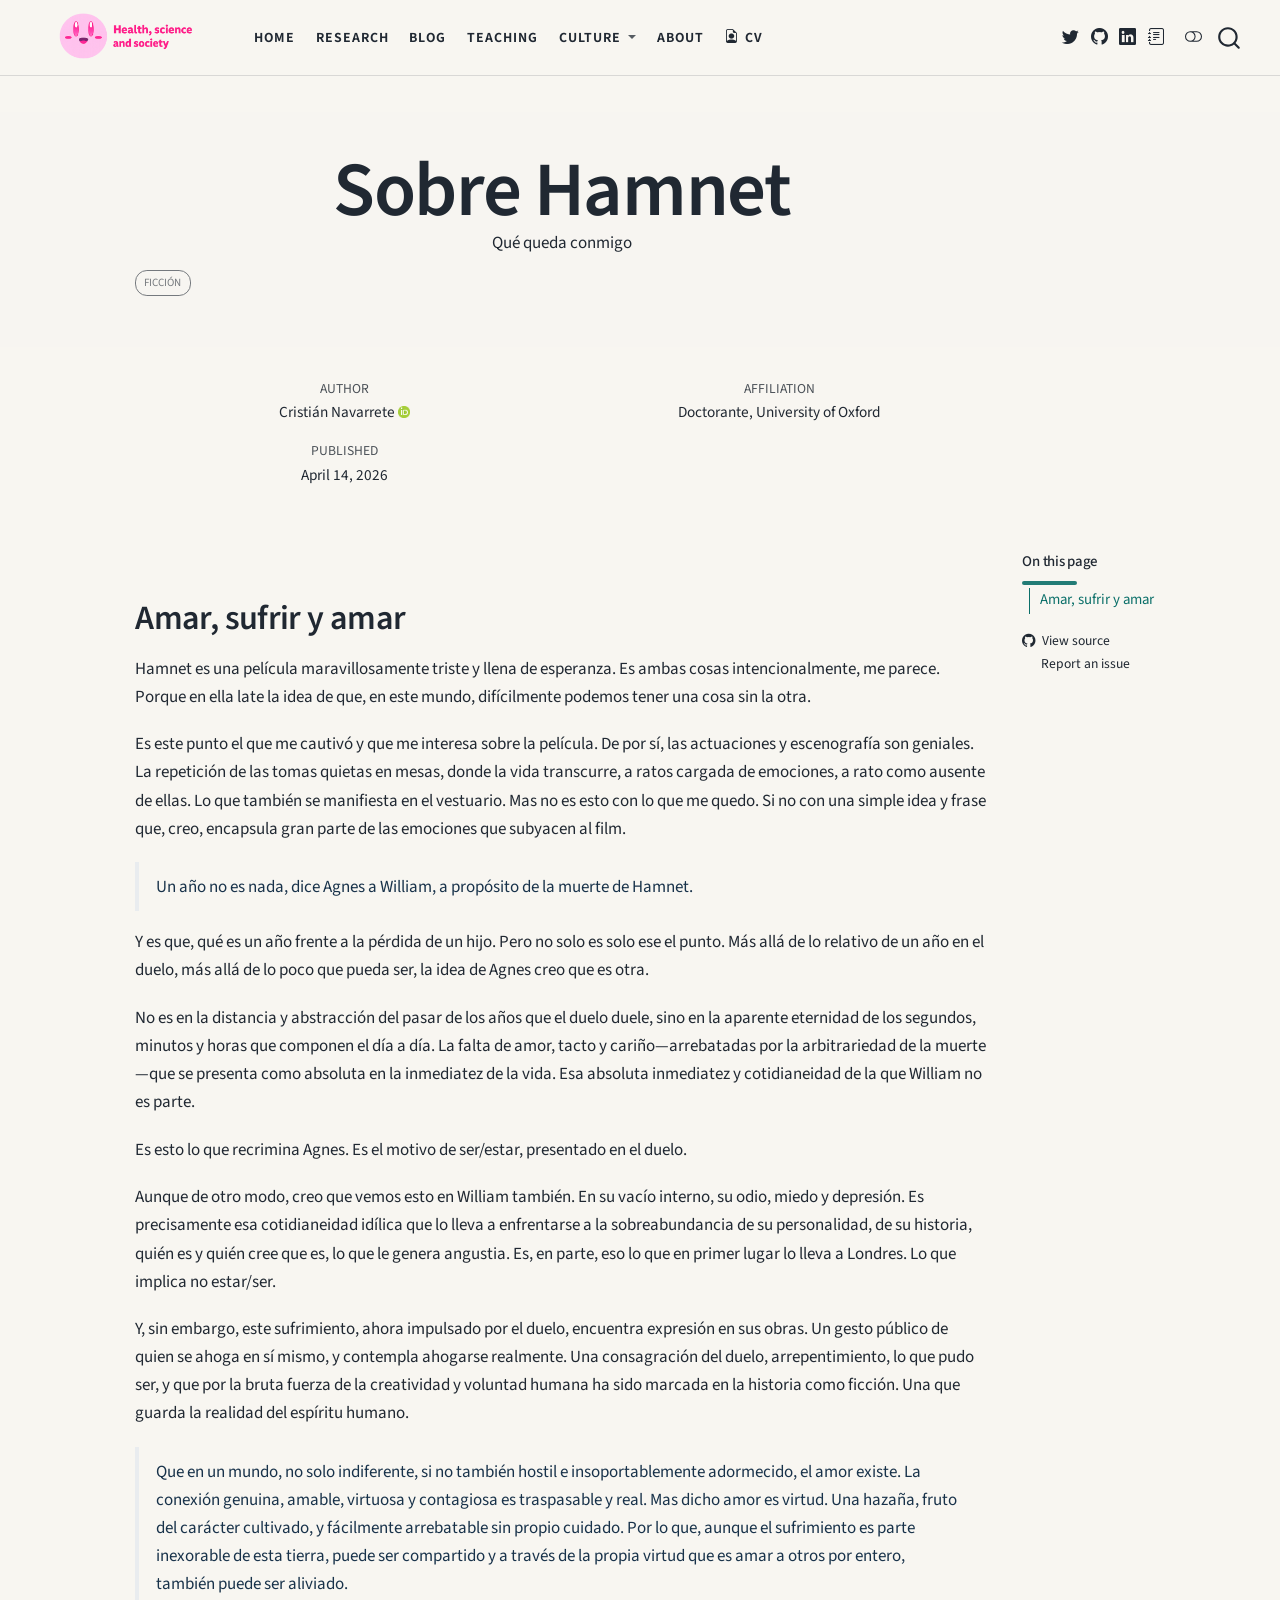
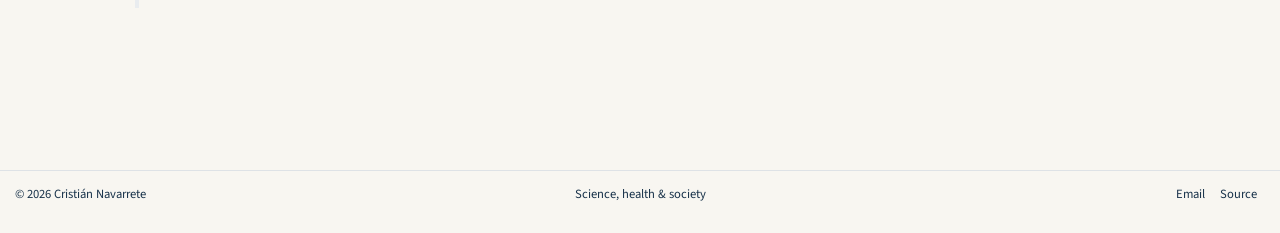
<file: docs/posts/14-03-2026-Hamnet/index.html>
<!DOCTYPE html>
<html xmlns="http://www.w3.org/1999/xhtml" lang="en" xml:lang="en"><head>

<meta charset="utf-8">
<meta name="generator" content="quarto-1.6.42">

<meta name="viewport" content="width=device-width, initial-scale=1.0, user-scalable=yes">

<meta name="author" content="Cristián Navarrete">
<meta name="dcterms.date" content="2026-04-14">
<meta name="description" content="Qué queda conmigo">

<title>Sobre Hamnet – Cristián Navarrete</title>
<style>
code{white-space: pre-wrap;}
span.smallcaps{font-variant: small-caps;}
div.columns{display: flex; gap: min(4vw, 1.5em);}
div.column{flex: auto; overflow-x: auto;}
div.hanging-indent{margin-left: 1.5em; text-indent: -1.5em;}
ul.task-list{list-style: none;}
ul.task-list li input[type="checkbox"] {
  width: 0.8em;
  margin: 0 0.8em 0.2em -1em; /* quarto-specific, see https://github.com/quarto-dev/quarto-cli/issues/4556 */ 
  vertical-align: middle;
}
</style>


<script src="../../site_libs/quarto-nav/quarto-nav.js"></script>
<script src="../../site_libs/clipboard/clipboard.min.js"></script>
<script src="../../site_libs/quarto-search/autocomplete.umd.js"></script>
<script src="../../site_libs/quarto-search/fuse.min.js"></script>
<script src="../../site_libs/quarto-search/quarto-search.js"></script>
<meta name="quarto:offset" content="../../">
<link href="../../assets/brand/favicon.png" rel="icon" type="image/png">
<script src="../../site_libs/quarto-html/quarto.js"></script>
<script src="../../site_libs/quarto-html/popper.min.js"></script>
<script src="../../site_libs/quarto-html/tippy.umd.min.js"></script>
<script src="../../site_libs/quarto-html/anchor.min.js"></script>
<link href="../../site_libs/quarto-html/tippy.css" rel="stylesheet">
<link href="../../site_libs/quarto-html/quarto-syntax-highlighting-253599439ad055319d224fc04ddf66fe.css" rel="stylesheet" class="quarto-color-scheme" id="quarto-text-highlighting-styles">
<link href="../../site_libs/quarto-html/quarto-syntax-highlighting-dark-769af2ab9bf86b51bbbd1c25583012c2.css" rel="prefetch" class="quarto-color-scheme quarto-color-alternate" id="quarto-text-highlighting-styles">
<script src="../../site_libs/bootstrap/bootstrap.min.js"></script>
<link href="../../site_libs/bootstrap/bootstrap-icons.css" rel="stylesheet">
<link href="../../site_libs/bootstrap/bootstrap-7b895f2ba7f7a0b42fe343c49ec3900a.min.css" rel="stylesheet" append-hash="true" class="quarto-color-scheme" id="quarto-bootstrap" data-mode="light">
<link href="../../site_libs/bootstrap/bootstrap-dark-649417bf5a25676f09d9a53a8a511973.min.css" rel="prefetch" append-hash="true" class="quarto-color-scheme quarto-color-alternate" id="quarto-bootstrap" data-mode="dark">
<script id="quarto-search-options" type="application/json">{
  "location": "navbar",
  "copy-button": false,
  "collapse-after": 3,
  "panel-placement": "end",
  "type": "overlay",
  "limit": 50,
  "keyboard-shortcut": [
    "f",
    "/",
    "s"
  ],
  "language": {
    "search-no-results-text": "No results",
    "search-matching-documents-text": "matching documents",
    "search-copy-link-title": "Copy link to search",
    "search-hide-matches-text": "Hide additional matches",
    "search-more-match-text": "more match in this document",
    "search-more-matches-text": "more matches in this document",
    "search-clear-button-title": "Clear",
    "search-text-placeholder": "",
    "search-detached-cancel-button-title": "Cancel",
    "search-submit-button-title": "Submit",
    "search-label": "Search"
  }
}</script>
<script async="" src="https://www.googletagmanager.com/gtag/js?id=G-2VZVNV14SN"></script>

<script type="text/javascript">

window.dataLayer = window.dataLayer || [];
function gtag(){dataLayer.push(arguments);}
gtag('js', new Date());
gtag('config', 'G-2VZVNV14SN', { 'anonymize_ip': true});
</script>
<style>html{ scroll-behavior: smooth; }</style>


<link rel="stylesheet" href="../../assets/styles/site.css">
<link rel="stylesheet" href="../../assets/styles/mobile.css">
<meta property="og:title" content="Sobre Hamnet – Cristián Navarrete">
<meta property="og:description" content="Qué queda conmigo">
<meta property="og:image" content="https://crisnavarrete.github.io/navarrete/posts/14-03-2026-Hamnet/Agnes.jpg">
<meta property="og:site_name" content="Cristián Navarrete">
<meta name="twitter:title" content="Sobre Hamnet – Cristián Navarrete">
<meta name="twitter:description" content="Qué queda conmigo">
<meta name="twitter:image" content="https://crisnavarrete.github.io/navarrete/posts/14-03-2026-Hamnet/Agnes.jpg">
<meta name="twitter:card" content="summary_large_image">
</head>

<body class="nav-fixed">

<div id="quarto-search-results"></div>
  <header id="quarto-header" class="headroom fixed-top quarto-banner">
    <nav class="navbar navbar-expand-lg " data-bs-theme="dark">
      <div class="navbar-container container-fluid">
      <div class="navbar-brand-container mx-auto">
    <a href="../../index.html" class="navbar-brand navbar-brand-logo">
    <img src="../../assets/brand/logo.png" alt="Health, science and society" class="navbar-logo">
    </a>
  </div>
            <div id="quarto-search" class="" title="Search"></div>
          <button class="navbar-toggler" type="button" data-bs-toggle="collapse" data-bs-target="#navbarCollapse" aria-controls="navbarCollapse" role="menu" aria-expanded="false" aria-label="Toggle navigation" onclick="if (window.quartoToggleHeadroom) { window.quartoToggleHeadroom(); }">
  <span class="navbar-toggler-icon"></span>
</button>
          <div class="collapse navbar-collapse" id="navbarCollapse">
            <ul class="navbar-nav navbar-nav-scroll me-auto">
  <li class="nav-item">
    <a class="nav-link" href="../../index.html"> 
<span class="menu-text">Home</span></a>
  </li>  
  <li class="nav-item">
    <a class="nav-link" href="../../publications.html"> 
<span class="menu-text">Research</span></a>
  </li>  
  <li class="nav-item">
    <a class="nav-link" href="../../posts.html"> 
<span class="menu-text">Blog</span></a>
  </li>  
  <li class="nav-item">
    <a class="nav-link" href="../../classes.html"> 
<span class="menu-text">Teaching</span></a>
  </li>  
  <li class="nav-item dropdown ">
    <a class="nav-link dropdown-toggle" href="#" id="nav-menu-culture" role="link" data-bs-toggle="dropdown" aria-expanded="false">
 <span class="menu-text">Culture</span>
    </a>
    <ul class="dropdown-menu" aria-labelledby="nav-menu-culture">    
        <li>
    <a class="dropdown-item" href="../../reading.html"><i class="bi bi-book" role="img">
</i> 
 <span class="dropdown-text">Reading</span></a>
  </li>  
        <li>
    <a class="dropdown-item" href="../../films.html"><i class="bi bi-film" role="img">
</i> 
 <span class="dropdown-text">Films</span></a>
  </li>  
    </ul>
  </li>
  <li class="nav-item">
    <a class="nav-link" href="../../about.html"> 
<span class="menu-text">About</span></a>
  </li>  
  <li class="nav-item">
    <a class="nav-link" href="../../assets/documents/NavarreteC_CV.pdf"> <i class="bi bi-file-earmark-person" role="img">
</i> 
<span class="menu-text">CV</span></a>
  </li>  
</ul>
          </div> <!-- /navcollapse -->
            <div class="quarto-navbar-tools tools-wide">
    <a href="https://twitter.com/navarreteoya" title="" class="quarto-navigation-tool px-1" aria-label="Twitter profile"><i class="bi bi-twitter"></i></a>
    <a href="https://github.com/crisnavarrete" title="" class="quarto-navigation-tool px-1" aria-label="GitHub profile"><i class="bi bi-github"></i></a>
    <a href="https://www.linkedin.com/in/cristian-navarrete-116623216" title="" class="quarto-navigation-tool px-1" aria-label="LinkedIn profile"><i class="bi bi-linkedin"></i></a>
    <a href="https://www.researchgate.net/profile/Cristian-Navarrete-3" title="" class="quarto-navigation-tool px-1" aria-label="ResearchGate profile"><i class="bi bi-journal-text"></i></a>
    <a href="https://orcid.org/0000-0001-5900-5373" title="" class="quarto-navigation-tool px-1" aria-label="ORCID profile"><i class="bi bi-orcid"></i></a>
  <a href="" class="quarto-color-scheme-toggle quarto-navigation-tool  px-1" onclick="window.quartoToggleColorScheme(); return false;" title="Toggle dark mode"><i class="bi"></i></a>
</div>
      </div> <!-- /container-fluid -->
    </nav>
</header>
<!-- content -->
<header id="title-block-header" class="quarto-title-block default page-columns page-full">
  <div class="quarto-title-banner page-columns page-full">
    <div class="quarto-title column-body">
      <h1 class="title">Sobre Hamnet</h1>
                  <div>
        <div class="description">
          Qué queda conmigo
        </div>
      </div>
                          <div class="quarto-categories">
                <div class="quarto-category">Ficción</div>
              </div>
                  </div>
  </div>
    
  <div class="quarto-title-meta-author">
    <div class="quarto-title-meta-heading">Author</div>
    <div class="quarto-title-meta-heading">Affiliation</div>
    
      <div class="quarto-title-meta-contents">
      <p class="author">Cristián Navarrete <a href="https://orcid.org/0000-0001-5900-5373" class="quarto-title-author-orcid"> <img src="[data-uri]"></a></p>
    </div>
    <div class="quarto-title-meta-contents">
          <p class="affiliation">
              Doctorante, University of Oxford
            </p>
        </div>
    </div>

  <div class="quarto-title-meta">

        
      <div>
      <div class="quarto-title-meta-heading">Published</div>
      <div class="quarto-title-meta-contents">
        <p class="date">April 14, 2026</p>
      </div>
    </div>
    
      
    </div>
    
  
  </header><div id="quarto-content" class="quarto-container page-columns page-rows-contents page-layout-article page-navbar">
<!-- sidebar -->
<!-- margin-sidebar -->
    <div id="quarto-margin-sidebar" class="sidebar margin-sidebar">
        <nav id="TOC" role="doc-toc" class="toc-active">
    <h2 id="toc-title">On this page</h2>
   
  <ul>
  <li><a href="#amar-sufrir-y-amar" id="toc-amar-sufrir-y-amar" class="nav-link active" data-scroll-target="#amar-sufrir-y-amar">Amar, sufrir y amar</a></li>
  </ul>
<div class="toc-actions"><ul><li><a href="https://github.com/crisnavarrete/navarrete/blob/main/posts/14-03-2026-Hamnet/index.qmd" class="toc-action"><i class="bi bi-github"></i>View source</a></li><li><a href="https://github.com/crisnavarrete/navarrete/issues/new" class="toc-action"><i class="bi empty"></i>Report an issue</a></li></ul></div></nav>
    </div>
<!-- main -->
<main class="content quarto-banner-title-block" id="quarto-document-content">





<section id="amar-sufrir-y-amar" class="level1">
<h1>Amar, sufrir y amar</h1>
<p>Hamnet es una película maravillosamente triste y llena de esperanza. Es ambas cosas intencionalmente, me parece. Porque en ella late la idea de que, en este mundo, difícilmente podemos tener una cosa sin la otra.</p>
<p>Es este punto el que me cautivó y que me interesa sobre la película. De por sí, las actuaciones y escenografía son geniales. La repetición de las tomas quietas en mesas, donde la vida transcurre, a ratos cargada de emociones, a rato como ausente de ellas. Lo que también se manifiesta en el vestuario. Mas no es esto con lo que me quedo. Si no con una simple idea y frase que, creo, encapsula gran parte de las emociones que subyacen al film.</p>
<blockquote class="blockquote">
<p>Un año no es nada, dice Agnes a William, a propósito de la muerte de Hamnet.</p>
</blockquote>
<p>Y es que, qué es un año frente a la pérdida de un hijo. Pero no solo es solo ese el punto. Más allá de lo relativo de un año en el duelo, más allá de lo poco que pueda ser, la idea de Agnes creo que es otra.</p>
<p>No es en la distancia y abstracción del pasar de los años que el duelo duele, sino en la aparente eternidad de los segundos, minutos y horas que componen el día a día. La falta de amor, tacto y cariño—arrebatadas por la arbitrariedad de la muerte—que se presenta como absoluta en la inmediatez de la vida. Esa absoluta inmediatez y cotidianeidad de la que William no es parte.</p>
<p>Es esto lo que recrimina Agnes. Es el motivo de ser/estar, presentado en el duelo.</p>
<p>Aunque de otro modo, creo que vemos esto en William también. En su vacío interno, su odio, miedo y depresión. Es precisamente esa cotidianeidad idílica que lo lleva a enfrentarse a la sobreabundancia de su personalidad, de su historia, quién es y quién cree que es, lo que le genera angustia. Es, en parte, eso lo que en primer lugar lo lleva a Londres. Lo que implica no estar/ser.</p>
<p>Y, sin embargo, este sufrimiento, ahora impulsado por el duelo, encuentra expresión en sus obras. Un gesto público de quien se ahoga en sí mismo, y contempla ahogarse realmente. Una consagración del duelo, arrepentimiento, lo que pudo ser, y que por la bruta fuerza de la creatividad y voluntad humana ha sido marcada en la historia como ficción. Una que guarda la realidad del espíritu humano.</p>
<blockquote class="blockquote">
<p>Que en un mundo, no solo indiferente, si no también hostil e insoportablemente adormecido, el amor existe. La conexión genuina, amable, virtuosa y contagiosa es traspasable y real. Mas dicho amor es virtud. Una hazaña, fruto del carácter cultivado, y fácilmente arrebatable sin propio cuidado. Por lo que, aunque el sufrimiento es parte inexorable de esta tierra, puede ser compartido y a través de la propia virtud que es amar a otros por entero, también puede ser aliviado.</p>
</blockquote>


</section>

<a onclick="window.scrollTo(0, 0); return false;" role="button" id="quarto-back-to-top"><i class="bi bi-arrow-up"></i> Back to top</a></main> <!-- /main -->
<script>
(() => {
  "use strict";

  const navbar = document.querySelector(".navbar");
  const updateNavbar = () => {
    if (!navbar) return;
    navbar.classList.toggle("site-has-scrolled", window.scrollY > 12);
  };

  updateNavbar();
  window.addEventListener("scroll", updateNavbar, { passive: true });

  document.querySelectorAll("[data-gallery-filter]").forEach((toolbar) => {
    const section = toolbar.closest(".gallery-section");
    if (!section) return;

    const buttons = Array.from(toolbar.querySelectorAll("[data-filter]"));
    const cards = Array.from(section.querySelectorAll("[data-gallery-item]"));

    buttons.forEach((button) => {
      button.addEventListener("click", () => {
        const filter = button.dataset.filter || "all";

        buttons.forEach((candidate) => {
          const active = candidate === button;
          candidate.classList.toggle("is-active", active);
          candidate.setAttribute("aria-pressed", String(active));
        });

        cards.forEach((card) => {
          const visible = filter === "all" || card.dataset.year === filter;
          card.hidden = !visible;
        });
      });
    });
  });

  document.querySelectorAll(".media-cover img").forEach((image) => {
    image.addEventListener("error", () => image.remove(), { once: true });
  });

  document.querySelectorAll('a[target="_blank"]').forEach((link) => {
    const rel = new Set((link.getAttribute("rel") || "").split(/\s+/).filter(Boolean));
    rel.add("noopener");
    rel.add("noreferrer");
    link.setAttribute("rel", Array.from(rel).join(" "));
  });
})();

</script>
<script id="quarto-html-after-body" type="application/javascript">
window.document.addEventListener("DOMContentLoaded", function (event) {
  const toggleBodyColorMode = (bsSheetEl) => {
    const mode = bsSheetEl.getAttribute("data-mode");
    const bodyEl = window.document.querySelector("body");
    if (mode === "dark") {
      bodyEl.classList.add("quarto-dark");
      bodyEl.classList.remove("quarto-light");
    } else {
      bodyEl.classList.add("quarto-light");
      bodyEl.classList.remove("quarto-dark");
    }
  }
  const toggleBodyColorPrimary = () => {
    const bsSheetEl = window.document.querySelector("link#quarto-bootstrap");
    if (bsSheetEl) {
      toggleBodyColorMode(bsSheetEl);
    }
  }
  toggleBodyColorPrimary();  
  const disableStylesheet = (stylesheets) => {
    for (let i=0; i < stylesheets.length; i++) {
      const stylesheet = stylesheets[i];
      stylesheet.rel = 'prefetch';
    }
  }
  const enableStylesheet = (stylesheets) => {
    for (let i=0; i < stylesheets.length; i++) {
      const stylesheet = stylesheets[i];
      stylesheet.rel = 'stylesheet';
    }
  }
  const manageTransitions = (selector, allowTransitions) => {
    const els = window.document.querySelectorAll(selector);
    for (let i=0; i < els.length; i++) {
      const el = els[i];
      if (allowTransitions) {
        el.classList.remove('notransition');
      } else {
        el.classList.add('notransition');
      }
    }
  }
  const toggleGiscusIfUsed = (isAlternate, darkModeDefault) => {
    const baseTheme = document.querySelector('#giscus-base-theme')?.value ?? 'light';
    const alternateTheme = document.querySelector('#giscus-alt-theme')?.value ?? 'dark';
    let newTheme = '';
    if(darkModeDefault) {
      newTheme = isAlternate ? baseTheme : alternateTheme;
    } else {
      newTheme = isAlternate ? alternateTheme : baseTheme;
    }
    const changeGiscusTheme = () => {
      // From: https://github.com/giscus/giscus/issues/336
      const sendMessage = (message) => {
        const iframe = document.querySelector('iframe.giscus-frame');
        if (!iframe) return;
        iframe.contentWindow.postMessage({ giscus: message }, 'https://giscus.app');
      }
      sendMessage({
        setConfig: {
          theme: newTheme
        }
      });
    }
    const isGiscussLoaded = window.document.querySelector('iframe.giscus-frame') !== null;
    if (isGiscussLoaded) {
      changeGiscusTheme();
    }
  }
  const toggleColorMode = (alternate) => {
    // Switch the stylesheets
    const alternateStylesheets = window.document.querySelectorAll('link.quarto-color-scheme.quarto-color-alternate');
    manageTransitions('#quarto-margin-sidebar .nav-link', false);
    if (alternate) {
      enableStylesheet(alternateStylesheets);
      for (const sheetNode of alternateStylesheets) {
        if (sheetNode.id === "quarto-bootstrap") {
          toggleBodyColorMode(sheetNode);
        }
      }
    } else {
      disableStylesheet(alternateStylesheets);
      toggleBodyColorPrimary();
    }
    manageTransitions('#quarto-margin-sidebar .nav-link', true);
    // Switch the toggles
    const toggles = window.document.querySelectorAll('.quarto-color-scheme-toggle');
    for (let i=0; i < toggles.length; i++) {
      const toggle = toggles[i];
      if (toggle) {
        if (alternate) {
          toggle.classList.add("alternate");     
        } else {
          toggle.classList.remove("alternate");
        }
      }
    }
    // Hack to workaround the fact that safari doesn't
    // properly recolor the scrollbar when toggling (#1455)
    if (navigator.userAgent.indexOf('Safari') > 0 && navigator.userAgent.indexOf('Chrome') == -1) {
      manageTransitions("body", false);
      window.scrollTo(0, 1);
      setTimeout(() => {
        window.scrollTo(0, 0);
        manageTransitions("body", true);
      }, 40);  
    }
  }
  const isFileUrl = () => { 
    return window.location.protocol === 'file:';
  }
  const hasAlternateSentinel = () => {  
    let styleSentinel = getColorSchemeSentinel();
    if (styleSentinel !== null) {
      return styleSentinel === "alternate";
    } else {
      return false;
    }
  }
  const setStyleSentinel = (alternate) => {
    const value = alternate ? "alternate" : "default";
    if (!isFileUrl()) {
      window.localStorage.setItem("quarto-color-scheme", value);
    } else {
      localAlternateSentinel = value;
    }
  }
  const getColorSchemeSentinel = () => {
    if (!isFileUrl()) {
      const storageValue = window.localStorage.getItem("quarto-color-scheme");
      return storageValue != null ? storageValue : localAlternateSentinel;
    } else {
      return localAlternateSentinel;
    }
  }
  const darkModeDefault = false;
  let localAlternateSentinel = darkModeDefault ? 'alternate' : 'default';
  // Dark / light mode switch
  window.quartoToggleColorScheme = () => {
    // Read the current dark / light value 
    let toAlternate = !hasAlternateSentinel();
    toggleColorMode(toAlternate);
    setStyleSentinel(toAlternate);
    toggleGiscusIfUsed(toAlternate, darkModeDefault);
  };
  // Ensure there is a toggle, if there isn't float one in the top right
  if (window.document.querySelector('.quarto-color-scheme-toggle') === null) {
    const a = window.document.createElement('a');
    a.classList.add('top-right');
    a.classList.add('quarto-color-scheme-toggle');
    a.href = "";
    a.onclick = function() { try { window.quartoToggleColorScheme(); } catch {} return false; };
    const i = window.document.createElement("i");
    i.classList.add('bi');
    a.appendChild(i);
    window.document.body.appendChild(a);
  }
  // Switch to dark mode if need be
  if (hasAlternateSentinel()) {
    toggleColorMode(true);
  } else {
    toggleColorMode(false);
  }
  const icon = "";
  const anchorJS = new window.AnchorJS();
  anchorJS.options = {
    placement: 'right',
    icon: icon
  };
  anchorJS.add('.anchored');
  const isCodeAnnotation = (el) => {
    for (const clz of el.classList) {
      if (clz.startsWith('code-annotation-')) {                     
        return true;
      }
    }
    return false;
  }
  const onCopySuccess = function(e) {
    // button target
    const button = e.trigger;
    // don't keep focus
    button.blur();
    // flash "checked"
    button.classList.add('code-copy-button-checked');
    var currentTitle = button.getAttribute("title");
    button.setAttribute("title", "Copied!");
    let tooltip;
    if (window.bootstrap) {
      button.setAttribute("data-bs-toggle", "tooltip");
      button.setAttribute("data-bs-placement", "left");
      button.setAttribute("data-bs-title", "Copied!");
      tooltip = new bootstrap.Tooltip(button, 
        { trigger: "manual", 
          customClass: "code-copy-button-tooltip",
          offset: [0, -8]});
      tooltip.show();    
    }
    setTimeout(function() {
      if (tooltip) {
        tooltip.hide();
        button.removeAttribute("data-bs-title");
        button.removeAttribute("data-bs-toggle");
        button.removeAttribute("data-bs-placement");
      }
      button.setAttribute("title", currentTitle);
      button.classList.remove('code-copy-button-checked');
    }, 1000);
    // clear code selection
    e.clearSelection();
  }
  const getTextToCopy = function(trigger) {
      const codeEl = trigger.previousElementSibling.cloneNode(true);
      for (const childEl of codeEl.children) {
        if (isCodeAnnotation(childEl)) {
          childEl.remove();
        }
      }
      return codeEl.innerText;
  }
  const clipboard = new window.ClipboardJS('.code-copy-button:not([data-in-quarto-modal])', {
    text: getTextToCopy
  });
  clipboard.on('success', onCopySuccess);
  if (window.document.getElementById('quarto-embedded-source-code-modal')) {
    const clipboardModal = new window.ClipboardJS('.code-copy-button[data-in-quarto-modal]', {
      text: getTextToCopy,
      container: window.document.getElementById('quarto-embedded-source-code-modal')
    });
    clipboardModal.on('success', onCopySuccess);
  }
    var localhostRegex = new RegExp(/^(?:http|https):\/\/localhost\:?[0-9]*\//);
    var mailtoRegex = new RegExp(/^mailto:/);
      var filterRegex = new RegExp("https:\/\/crisnavarrete\.github\.io\/navarrete\/");
    var isInternal = (href) => {
        return filterRegex.test(href) || localhostRegex.test(href) || mailtoRegex.test(href);
    }
    // Inspect non-navigation links and adorn them if external
 	var links = window.document.querySelectorAll('a[href]:not(.nav-link):not(.navbar-brand):not(.toc-action):not(.sidebar-link):not(.sidebar-item-toggle):not(.pagination-link):not(.no-external):not([aria-hidden]):not(.dropdown-item):not(.quarto-navigation-tool):not(.about-link)');
    for (var i=0; i<links.length; i++) {
      const link = links[i];
      if (!isInternal(link.href)) {
        // undo the damage that might have been done by quarto-nav.js in the case of
        // links that we want to consider external
        if (link.dataset.originalHref !== undefined) {
          link.href = link.dataset.originalHref;
        }
          // target, if specified
          link.setAttribute("target", "_blank");
          if (link.getAttribute("rel") === null) {
            link.setAttribute("rel", "noopener");
          }
      }
    }
  function tippyHover(el, contentFn, onTriggerFn, onUntriggerFn) {
    const config = {
      allowHTML: true,
      maxWidth: 500,
      delay: 100,
      arrow: false,
      appendTo: function(el) {
          return el.parentElement;
      },
      interactive: true,
      interactiveBorder: 10,
      theme: 'quarto',
      placement: 'bottom-start',
    };
    if (contentFn) {
      config.content = contentFn;
    }
    if (onTriggerFn) {
      config.onTrigger = onTriggerFn;
    }
    if (onUntriggerFn) {
      config.onUntrigger = onUntriggerFn;
    }
    window.tippy(el, config); 
  }
  const noterefs = window.document.querySelectorAll('a[role="doc-noteref"]');
  for (var i=0; i<noterefs.length; i++) {
    const ref = noterefs[i];
    tippyHover(ref, function() {
      // use id or data attribute instead here
      let href = ref.getAttribute('data-footnote-href') || ref.getAttribute('href');
      try { href = new URL(href).hash; } catch {}
      const id = href.replace(/^#\/?/, "");
      const note = window.document.getElementById(id);
      if (note) {
        return note.innerHTML;
      } else {
        return "";
      }
    });
  }
  const xrefs = window.document.querySelectorAll('a.quarto-xref');
  const processXRef = (id, note) => {
    // Strip column container classes
    const stripColumnClz = (el) => {
      el.classList.remove("page-full", "page-columns");
      if (el.children) {
        for (const child of el.children) {
          stripColumnClz(child);
        }
      }
    }
    stripColumnClz(note)
    if (id === null || id.startsWith('sec-')) {
      // Special case sections, only their first couple elements
      const container = document.createElement("div");
      if (note.children && note.children.length > 2) {
        container.appendChild(note.children[0].cloneNode(true));
        for (let i = 1; i < note.children.length; i++) {
          const child = note.children[i];
          if (child.tagName === "P" && child.innerText === "") {
            continue;
          } else {
            container.appendChild(child.cloneNode(true));
            break;
          }
        }
        if (window.Quarto?.typesetMath) {
          window.Quarto.typesetMath(container);
        }
        return container.innerHTML
      } else {
        if (window.Quarto?.typesetMath) {
          window.Quarto.typesetMath(note);
        }
        return note.innerHTML;
      }
    } else {
      // Remove any anchor links if they are present
      const anchorLink = note.querySelector('a.anchorjs-link');
      if (anchorLink) {
        anchorLink.remove();
      }
      if (window.Quarto?.typesetMath) {
        window.Quarto.typesetMath(note);
      }
      if (note.classList.contains("callout")) {
        return note.outerHTML;
      } else {
        return note.innerHTML;
      }
    }
  }
  for (var i=0; i<xrefs.length; i++) {
    const xref = xrefs[i];
    tippyHover(xref, undefined, function(instance) {
      instance.disable();
      let url = xref.getAttribute('href');
      let hash = undefined; 
      if (url.startsWith('#')) {
        hash = url;
      } else {
        try { hash = new URL(url).hash; } catch {}
      }
      if (hash) {
        const id = hash.replace(/^#\/?/, "");
        const note = window.document.getElementById(id);
        if (note !== null) {
          try {
            const html = processXRef(id, note.cloneNode(true));
            instance.setContent(html);
          } finally {
            instance.enable();
            instance.show();
          }
        } else {
          // See if we can fetch this
          fetch(url.split('#')[0])
          .then(res => res.text())
          .then(html => {
            const parser = new DOMParser();
            const htmlDoc = parser.parseFromString(html, "text/html");
            const note = htmlDoc.getElementById(id);
            if (note !== null) {
              const html = processXRef(id, note);
              instance.setContent(html);
            } 
          }).finally(() => {
            instance.enable();
            instance.show();
          });
        }
      } else {
        // See if we can fetch a full url (with no hash to target)
        // This is a special case and we should probably do some content thinning / targeting
        fetch(url)
        .then(res => res.text())
        .then(html => {
          const parser = new DOMParser();
          const htmlDoc = parser.parseFromString(html, "text/html");
          const note = htmlDoc.querySelector('main.content');
          if (note !== null) {
            // This should only happen for chapter cross references
            // (since there is no id in the URL)
            // remove the first header
            if (note.children.length > 0 && note.children[0].tagName === "HEADER") {
              note.children[0].remove();
            }
            const html = processXRef(null, note);
            instance.setContent(html);
          } 
        }).finally(() => {
          instance.enable();
          instance.show();
        });
      }
    }, function(instance) {
    });
  }
      let selectedAnnoteEl;
      const selectorForAnnotation = ( cell, annotation) => {
        let cellAttr = 'data-code-cell="' + cell + '"';
        let lineAttr = 'data-code-annotation="' +  annotation + '"';
        const selector = 'span[' + cellAttr + '][' + lineAttr + ']';
        return selector;
      }
      const selectCodeLines = (annoteEl) => {
        const doc = window.document;
        const targetCell = annoteEl.getAttribute("data-target-cell");
        const targetAnnotation = annoteEl.getAttribute("data-target-annotation");
        const annoteSpan = window.document.querySelector(selectorForAnnotation(targetCell, targetAnnotation));
        const lines = annoteSpan.getAttribute("data-code-lines").split(",");
        const lineIds = lines.map((line) => {
          return targetCell + "-" + line;
        })
        let top = null;
        let height = null;
        let parent = null;
        if (lineIds.length > 0) {
            //compute the position of the single el (top and bottom and make a div)
            const el = window.document.getElementById(lineIds[0]);
            top = el.offsetTop;
            height = el.offsetHeight;
            parent = el.parentElement.parentElement;
          if (lineIds.length > 1) {
            const lastEl = window.document.getElementById(lineIds[lineIds.length - 1]);
            const bottom = lastEl.offsetTop + lastEl.offsetHeight;
            height = bottom - top;
          }
          if (top !== null && height !== null && parent !== null) {
            // cook up a div (if necessary) and position it 
            let div = window.document.getElementById("code-annotation-line-highlight");
            if (div === null) {
              div = window.document.createElement("div");
              div.setAttribute("id", "code-annotation-line-highlight");
              div.style.position = 'absolute';
              parent.appendChild(div);
            }
            div.style.top = top - 2 + "px";
            div.style.height = height + 4 + "px";
            div.style.left = 0;
            let gutterDiv = window.document.getElementById("code-annotation-line-highlight-gutter");
            if (gutterDiv === null) {
              gutterDiv = window.document.createElement("div");
              gutterDiv.setAttribute("id", "code-annotation-line-highlight-gutter");
              gutterDiv.style.position = 'absolute';
              const codeCell = window.document.getElementById(targetCell);
              const gutter = codeCell.querySelector('.code-annotation-gutter');
              gutter.appendChild(gutterDiv);
            }
            gutterDiv.style.top = top - 2 + "px";
            gutterDiv.style.height = height + 4 + "px";
          }
          selectedAnnoteEl = annoteEl;
        }
      };
      const unselectCodeLines = () => {
        const elementsIds = ["code-annotation-line-highlight", "code-annotation-line-highlight-gutter"];
        elementsIds.forEach((elId) => {
          const div = window.document.getElementById(elId);
          if (div) {
            div.remove();
          }
        });
        selectedAnnoteEl = undefined;
      };
        // Handle positioning of the toggle
    window.addEventListener(
      "resize",
      throttle(() => {
        elRect = undefined;
        if (selectedAnnoteEl) {
          selectCodeLines(selectedAnnoteEl);
        }
      }, 10)
    );
    function throttle(fn, ms) {
    let throttle = false;
    let timer;
      return (...args) => {
        if(!throttle) { // first call gets through
            fn.apply(this, args);
            throttle = true;
        } else { // all the others get throttled
            if(timer) clearTimeout(timer); // cancel #2
            timer = setTimeout(() => {
              fn.apply(this, args);
              timer = throttle = false;
            }, ms);
        }
      };
    }
      // Attach click handler to the DT
      const annoteDls = window.document.querySelectorAll('dt[data-target-cell]');
      for (const annoteDlNode of annoteDls) {
        annoteDlNode.addEventListener('click', (event) => {
          const clickedEl = event.target;
          if (clickedEl !== selectedAnnoteEl) {
            unselectCodeLines();
            const activeEl = window.document.querySelector('dt[data-target-cell].code-annotation-active');
            if (activeEl) {
              activeEl.classList.remove('code-annotation-active');
            }
            selectCodeLines(clickedEl);
            clickedEl.classList.add('code-annotation-active');
          } else {
            // Unselect the line
            unselectCodeLines();
            clickedEl.classList.remove('code-annotation-active');
          }
        });
      }
  const findCites = (el) => {
    const parentEl = el.parentElement;
    if (parentEl) {
      const cites = parentEl.dataset.cites;
      if (cites) {
        return {
          el,
          cites: cites.split(' ')
        };
      } else {
        return findCites(el.parentElement)
      }
    } else {
      return undefined;
    }
  };
  var bibliorefs = window.document.querySelectorAll('a[role="doc-biblioref"]');
  for (var i=0; i<bibliorefs.length; i++) {
    const ref = bibliorefs[i];
    const citeInfo = findCites(ref);
    if (citeInfo) {
      tippyHover(citeInfo.el, function() {
        var popup = window.document.createElement('div');
        citeInfo.cites.forEach(function(cite) {
          var citeDiv = window.document.createElement('div');
          citeDiv.classList.add('hanging-indent');
          citeDiv.classList.add('csl-entry');
          var biblioDiv = window.document.getElementById('ref-' + cite);
          if (biblioDiv) {
            citeDiv.innerHTML = biblioDiv.innerHTML;
          }
          popup.appendChild(citeDiv);
        });
        return popup.innerHTML;
      });
    }
  }
});
</script>
</div> <!-- /content -->
<footer class="footer">
  <div class="nav-footer">
    <div class="nav-footer-left">
<p>© 2026 Cristián Navarrete</p>
</div>   
    <div class="nav-footer-center">
<p>Science, health &amp; society</p>
<div class="toc-actions d-sm-block d-md-none"><ul><li><a href="https://github.com/crisnavarrete/navarrete/blob/main/posts/14-03-2026-Hamnet/index.qmd" class="toc-action"><i class="bi bi-github"></i>View source</a></li><li><a href="https://github.com/crisnavarrete/navarrete/issues/new" class="toc-action"><i class="bi empty"></i>Report an issue</a></li></ul></div></div>
    <div class="nav-footer-right">
      <ul class="footer-items list-unstyled">
    <li class="nav-item">
    <a class="nav-link" href="mailto:cristian.navarreteoyanedel@anthro.ox.ac.uk">
<p>Email</p>
</a>
  </li>  
    <li class="nav-item">
    <a class="nav-link" href="https://github.com/crisnavarrete/navarrete">
<p>Source</p>
</a>
  </li>  
</ul>
    </div>
  </div>
</footer>




<script src="../../site_libs/quarto-html/zenscroll-min.js"></script>
</body></html>
</file>
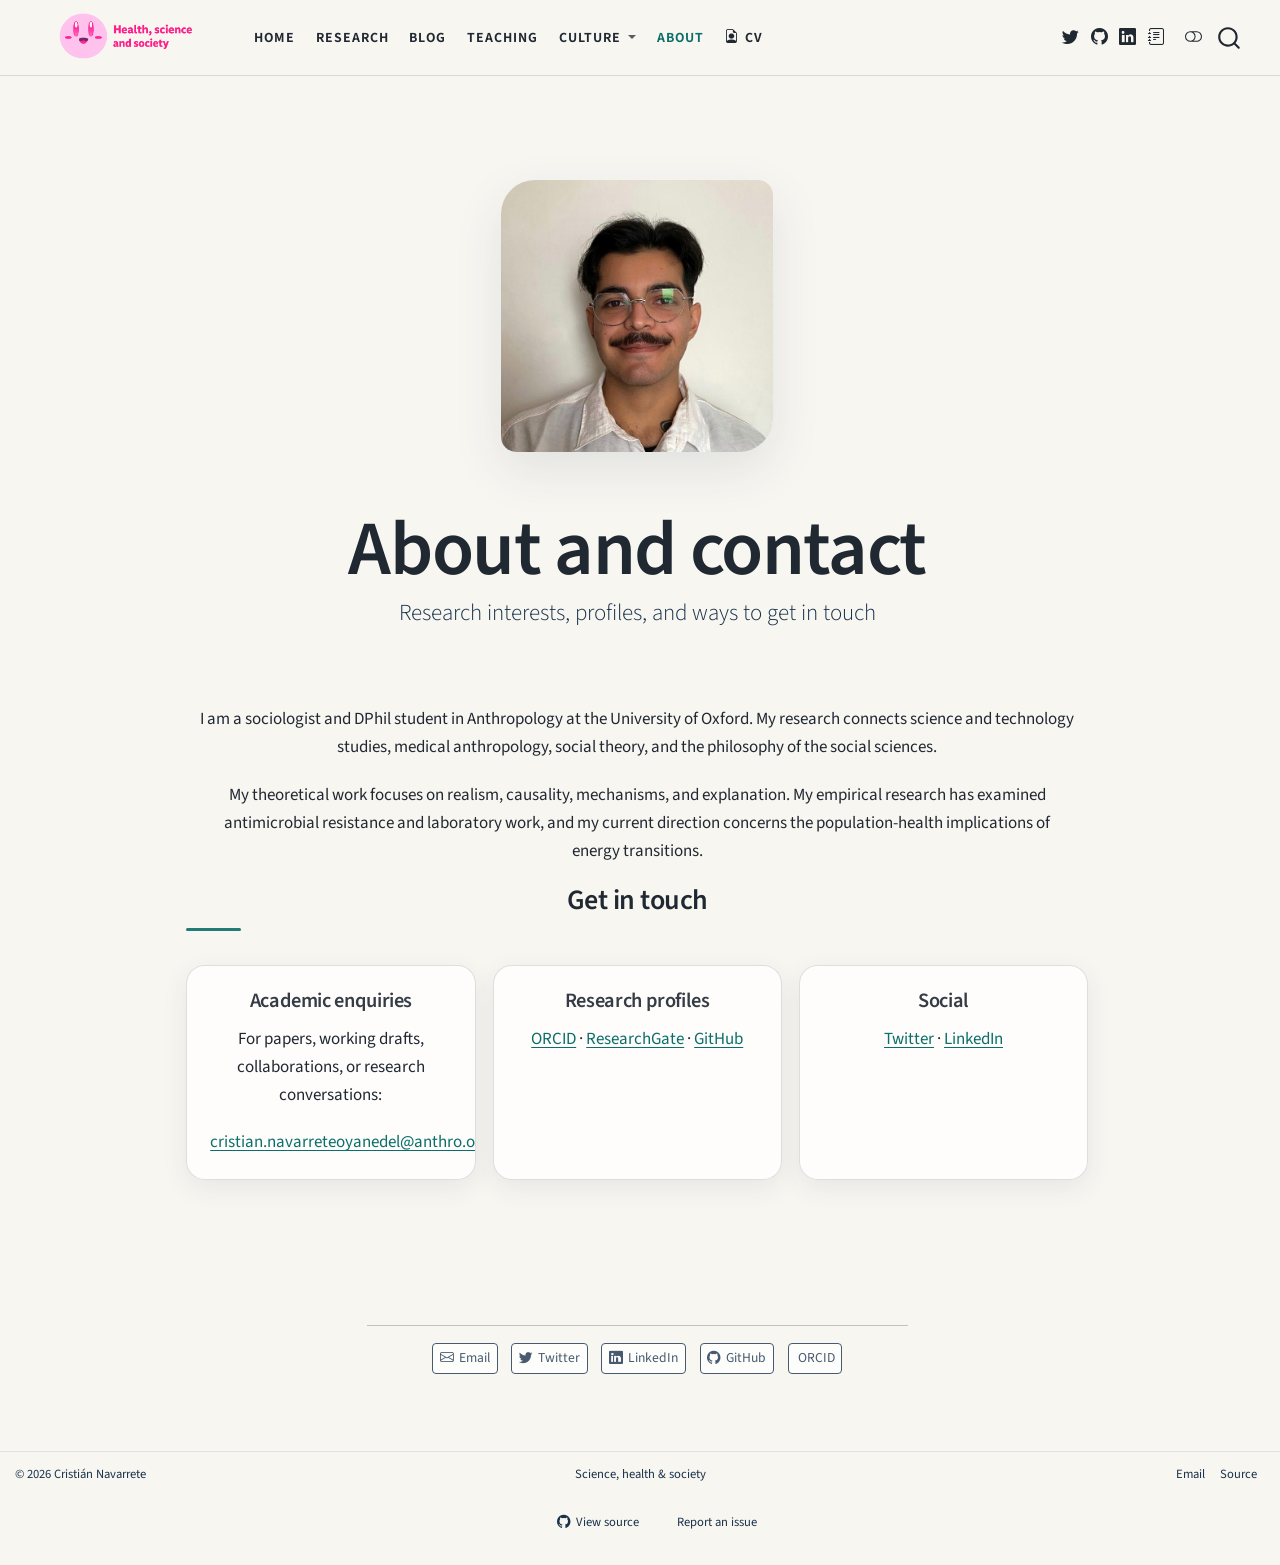
<file: docs/about.html>
<!DOCTYPE html>
<html xmlns="http://www.w3.org/1999/xhtml" lang="en" xml:lang="en"><head>

<meta charset="utf-8">
<meta name="generator" content="quarto-1.6.42">

<meta name="viewport" content="width=device-width, initial-scale=1.0, user-scalable=yes">


<title>About and contact – Cristián Navarrete</title>
<style>
code{white-space: pre-wrap;}
span.smallcaps{font-variant: small-caps;}
div.columns{display: flex; gap: min(4vw, 1.5em);}
div.column{flex: auto; overflow-x: auto;}
div.hanging-indent{margin-left: 1.5em; text-indent: -1.5em;}
ul.task-list{list-style: none;}
ul.task-list li input[type="checkbox"] {
  width: 0.8em;
  margin: 0 0.8em 0.2em -1em; /* quarto-specific, see https://github.com/quarto-dev/quarto-cli/issues/4556 */ 
  vertical-align: middle;
}
</style>


<script src="site_libs/quarto-nav/quarto-nav.js"></script>
<script src="site_libs/clipboard/clipboard.min.js"></script>
<script src="site_libs/quarto-search/autocomplete.umd.js"></script>
<script src="site_libs/quarto-search/fuse.min.js"></script>
<script src="site_libs/quarto-search/quarto-search.js"></script>
<meta name="quarto:offset" content="./">
<link href="./assets/brand/favicon.png" rel="icon" type="image/png">
<script src="site_libs/quarto-html/quarto.js"></script>
<script src="site_libs/quarto-html/popper.min.js"></script>
<script src="site_libs/quarto-html/tippy.umd.min.js"></script>
<link href="site_libs/quarto-html/tippy.css" rel="stylesheet">
<link href="site_libs/quarto-html/quarto-syntax-highlighting-253599439ad055319d224fc04ddf66fe.css" rel="stylesheet" class="quarto-color-scheme" id="quarto-text-highlighting-styles">
<link href="site_libs/quarto-html/quarto-syntax-highlighting-dark-769af2ab9bf86b51bbbd1c25583012c2.css" rel="prefetch" class="quarto-color-scheme quarto-color-alternate" id="quarto-text-highlighting-styles">
<script src="site_libs/bootstrap/bootstrap.min.js"></script>
<link href="site_libs/bootstrap/bootstrap-icons.css" rel="stylesheet">
<link href="site_libs/bootstrap/bootstrap-7b895f2ba7f7a0b42fe343c49ec3900a.min.css" rel="stylesheet" append-hash="true" class="quarto-color-scheme" id="quarto-bootstrap" data-mode="light">
<link href="site_libs/bootstrap/bootstrap-dark-649417bf5a25676f09d9a53a8a511973.min.css" rel="prefetch" append-hash="true" class="quarto-color-scheme quarto-color-alternate" id="quarto-bootstrap" data-mode="dark">
<script id="quarto-search-options" type="application/json">{
  "location": "navbar",
  "copy-button": false,
  "collapse-after": 3,
  "panel-placement": "end",
  "type": "overlay",
  "limit": 50,
  "keyboard-shortcut": [
    "f",
    "/",
    "s"
  ],
  "language": {
    "search-no-results-text": "No results",
    "search-matching-documents-text": "matching documents",
    "search-copy-link-title": "Copy link to search",
    "search-hide-matches-text": "Hide additional matches",
    "search-more-match-text": "more match in this document",
    "search-more-matches-text": "more matches in this document",
    "search-clear-button-title": "Clear",
    "search-text-placeholder": "",
    "search-detached-cancel-button-title": "Cancel",
    "search-submit-button-title": "Submit",
    "search-label": "Search"
  }
}</script>
<script async="" src="https://www.googletagmanager.com/gtag/js?id=G-2VZVNV14SN"></script>

<script type="text/javascript">

window.dataLayer = window.dataLayer || [];
function gtag(){dataLayer.push(arguments);}
gtag('js', new Date());
gtag('config', 'G-2VZVNV14SN', { 'anonymize_ip': true});
</script>
<style>html{ scroll-behavior: smooth; }</style>


<link rel="stylesheet" href="assets/styles/site.css">
<link rel="stylesheet" href="assets/styles/mobile.css">
<meta property="og:title" content="About and contact – Cristián Navarrete">
<meta property="og:description" content="Research interests, profiles, and ways to get in touch">
<meta property="og:image" content="https://crisnavarrete.github.io/navarrete/assets/images/profile.jpg">
<meta property="og:site_name" content="Cristián Navarrete">
<meta name="twitter:title" content="About and contact – Cristián Navarrete">
<meta name="twitter:description" content="Research interests, profiles, and ways to get in touch">
<meta name="twitter:image" content="https://crisnavarrete.github.io/navarrete/assets/images/profile.jpg">
<meta name="twitter:card" content="summary_large_image">
</head>

<body class="nav-fixed fullcontent">

<div id="quarto-search-results"></div>
  <header id="quarto-header" class="headroom fixed-top">
    <nav class="navbar navbar-expand-lg " data-bs-theme="dark">
      <div class="navbar-container container-fluid">
      <div class="navbar-brand-container mx-auto">
    <a href="./index.html" class="navbar-brand navbar-brand-logo">
    <img src="./assets/brand/logo.png" alt="Health, science and society" class="navbar-logo">
    </a>
  </div>
            <div id="quarto-search" class="" title="Search"></div>
          <button class="navbar-toggler" type="button" data-bs-toggle="collapse" data-bs-target="#navbarCollapse" aria-controls="navbarCollapse" role="menu" aria-expanded="false" aria-label="Toggle navigation" onclick="if (window.quartoToggleHeadroom) { window.quartoToggleHeadroom(); }">
  <span class="navbar-toggler-icon"></span>
</button>
          <div class="collapse navbar-collapse" id="navbarCollapse">
            <ul class="navbar-nav navbar-nav-scroll me-auto">
  <li class="nav-item">
    <a class="nav-link" href="./index.html"> 
<span class="menu-text">Home</span></a>
  </li>  
  <li class="nav-item">
    <a class="nav-link" href="./publications.html"> 
<span class="menu-text">Research</span></a>
  </li>  
  <li class="nav-item">
    <a class="nav-link" href="./posts.html"> 
<span class="menu-text">Blog</span></a>
  </li>  
  <li class="nav-item">
    <a class="nav-link" href="./classes.html"> 
<span class="menu-text">Teaching</span></a>
  </li>  
  <li class="nav-item dropdown ">
    <a class="nav-link dropdown-toggle" href="#" id="nav-menu-culture" role="link" data-bs-toggle="dropdown" aria-expanded="false">
 <span class="menu-text">Culture</span>
    </a>
    <ul class="dropdown-menu" aria-labelledby="nav-menu-culture">    
        <li>
    <a class="dropdown-item" href="./reading.html"><i class="bi bi-book" role="img">
</i> 
 <span class="dropdown-text">Reading</span></a>
  </li>  
        <li>
    <a class="dropdown-item" href="./films.html"><i class="bi bi-film" role="img">
</i> 
 <span class="dropdown-text">Films</span></a>
  </li>  
    </ul>
  </li>
  <li class="nav-item">
    <a class="nav-link active" href="./about.html" aria-current="page"> 
<span class="menu-text">About</span></a>
  </li>  
  <li class="nav-item">
    <a class="nav-link" href="./assets/documents/NavarreteC_CV.pdf"> <i class="bi bi-file-earmark-person" role="img">
</i> 
<span class="menu-text">CV</span></a>
  </li>  
</ul>
          </div> <!-- /navcollapse -->
            <div class="quarto-navbar-tools tools-wide">
    <a href="https://twitter.com/navarreteoya" title="" class="quarto-navigation-tool px-1" aria-label="Twitter profile"><i class="bi bi-twitter"></i></a>
    <a href="https://github.com/crisnavarrete" title="" class="quarto-navigation-tool px-1" aria-label="GitHub profile"><i class="bi bi-github"></i></a>
    <a href="https://www.linkedin.com/in/cristian-navarrete-116623216" title="" class="quarto-navigation-tool px-1" aria-label="LinkedIn profile"><i class="bi bi-linkedin"></i></a>
    <a href="https://www.researchgate.net/profile/Cristian-Navarrete-3" title="" class="quarto-navigation-tool px-1" aria-label="ResearchGate profile"><i class="bi bi-journal-text"></i></a>
    <a href="https://orcid.org/0000-0001-5900-5373" title="" class="quarto-navigation-tool px-1" aria-label="ORCID profile"><i class="bi bi-orcid"></i></a>
  <a href="" class="quarto-color-scheme-toggle quarto-navigation-tool  px-1" onclick="window.quartoToggleColorScheme(); return false;" title="Toggle dark mode"><i class="bi"></i></a>
</div>
      </div> <!-- /container-fluid -->
    </nav>
</header>
<!-- content -->
<div id="quarto-content" class="quarto-container page-columns page-rows-contents page-layout-article page-navbar">
<!-- sidebar -->
<!-- margin-sidebar -->
    
<!-- main -->
<div class="quarto-about-jolla">
  <img src="assets/images/profile.jpg" class="about-image
  round " style="height: 16rem; width: 16rem;">
 <header id="title-block-header" class="quarto-title-block default">
<div class="quarto-title">
<h1 class="title">About and contact</h1>
<p class="subtitle lead">Research interests, profiles, and ways to get in touch</p>
</div>
<div class="quarto-title-meta">
  </div>
</header><main class="content" id="quarto-document-content">
<p>I am a sociologist and DPhil student in Anthropology at the University of Oxford. My research connects science and technology studies, medical anthropology, social theory, and the philosophy of the social sciences.</p>
<p>My theoretical work focuses on realism, causality, mechanisms, and explanation. My empirical research has examined antimicrobial resistance and laboratory work, and my current direction concerns the population-health implications of energy transitions.</p>
<section id="get-in-touch" class="level2">
<h2 data-anchor-id="get-in-touch">Get in touch</h2>
<div class="contact-grid">
<section id="academic-enquiries" class="level3 contact-card">
<h3 data-anchor-id="academic-enquiries">Academic enquiries</h3>
<p>For papers, working drafts, collaborations, or research conversations:</p>
<p><a href="mailto:cristian.navarreteoyanedel@anthro.ox.ac.uk">cristian.navarreteoyanedel@anthro.ox.ac.uk</a></p>
</section>
<section id="research-profiles" class="level3 contact-card">
<h3 data-anchor-id="research-profiles">Research profiles</h3>
<p><a href="https://orcid.org/0000-0001-5900-5373">ORCID</a> · <a href="https://www.researchgate.net/profile/Cristian-Navarrete-3">ResearchGate</a> · <a href="https://github.com/crisnavarrete">GitHub</a></p>
</section>
<section id="social" class="level3 contact-card">
<h3 data-anchor-id="social">Social</h3>
<p><a href="https://twitter.com/navarreteoya">Twitter</a> · <a href="https://www.linkedin.com/in/cristian-navarrete-116623216">LinkedIn</a></p>
</section>
</div>


</section>
<a onclick="window.scrollTo(0, 0); return false;" role="button" id="quarto-back-to-top"><i class="bi bi-arrow-up"></i> Back to top</a></main> 
  <hr class="about-sep">
   <div class="about-links">
  <a href="mailto:cristian.navarreteoyanedel@anthro.ox.ac.uk" class="about-link" rel="" target="">
    <i class="bi bi-envelope"></i>
     <span class="about-link-text">Email</span>
  </a>
  <a href="https://twitter.com/navarreteoya" class="about-link" rel="" target="">
    <i class="bi bi-twitter"></i>
     <span class="about-link-text">Twitter</span>
  </a>
  <a href="https://www.linkedin.com/in/cristian-navarrete-116623216" class="about-link" rel="" target="">
    <i class="bi bi-linkedin"></i>
     <span class="about-link-text">LinkedIn</span>
  </a>
  <a href="https://github.com/crisnavarrete" class="about-link" rel="" target="">
    <i class="bi bi-github"></i>
     <span class="about-link-text">GitHub</span>
  </a>
  <a href="https://orcid.org/0000-0001-5900-5373" class="about-link" rel="" target="">
    <i class="bi bi-orcid"></i>
     <span class="about-link-text">ORCID</span>
  </a>
</div>
</div>
 <!-- /main -->
<script>
(() => {
  "use strict";

  const navbar = document.querySelector(".navbar");
  const updateNavbar = () => {
    if (!navbar) return;
    navbar.classList.toggle("site-has-scrolled", window.scrollY > 12);
  };

  updateNavbar();
  window.addEventListener("scroll", updateNavbar, { passive: true });

  document.querySelectorAll("[data-gallery-filter]").forEach((toolbar) => {
    const section = toolbar.closest(".gallery-section");
    if (!section) return;

    const buttons = Array.from(toolbar.querySelectorAll("[data-filter]"));
    const cards = Array.from(section.querySelectorAll("[data-gallery-item]"));

    buttons.forEach((button) => {
      button.addEventListener("click", () => {
        const filter = button.dataset.filter || "all";

        buttons.forEach((candidate) => {
          const active = candidate === button;
          candidate.classList.toggle("is-active", active);
          candidate.setAttribute("aria-pressed", String(active));
        });

        cards.forEach((card) => {
          const visible = filter === "all" || card.dataset.year === filter;
          card.hidden = !visible;
        });
      });
    });
  });

  document.querySelectorAll(".media-cover img").forEach((image) => {
    image.addEventListener("error", () => image.remove(), { once: true });
  });

  document.querySelectorAll('a[target="_blank"]').forEach((link) => {
    const rel = new Set((link.getAttribute("rel") || "").split(/\s+/).filter(Boolean));
    rel.add("noopener");
    rel.add("noreferrer");
    link.setAttribute("rel", Array.from(rel).join(" "));
  });
})();

</script>
<script id="quarto-html-after-body" type="application/javascript">
window.document.addEventListener("DOMContentLoaded", function (event) {
  const toggleBodyColorMode = (bsSheetEl) => {
    const mode = bsSheetEl.getAttribute("data-mode");
    const bodyEl = window.document.querySelector("body");
    if (mode === "dark") {
      bodyEl.classList.add("quarto-dark");
      bodyEl.classList.remove("quarto-light");
    } else {
      bodyEl.classList.add("quarto-light");
      bodyEl.classList.remove("quarto-dark");
    }
  }
  const toggleBodyColorPrimary = () => {
    const bsSheetEl = window.document.querySelector("link#quarto-bootstrap");
    if (bsSheetEl) {
      toggleBodyColorMode(bsSheetEl);
    }
  }
  toggleBodyColorPrimary();  
  const disableStylesheet = (stylesheets) => {
    for (let i=0; i < stylesheets.length; i++) {
      const stylesheet = stylesheets[i];
      stylesheet.rel = 'prefetch';
    }
  }
  const enableStylesheet = (stylesheets) => {
    for (let i=0; i < stylesheets.length; i++) {
      const stylesheet = stylesheets[i];
      stylesheet.rel = 'stylesheet';
    }
  }
  const manageTransitions = (selector, allowTransitions) => {
    const els = window.document.querySelectorAll(selector);
    for (let i=0; i < els.length; i++) {
      const el = els[i];
      if (allowTransitions) {
        el.classList.remove('notransition');
      } else {
        el.classList.add('notransition');
      }
    }
  }
  const toggleGiscusIfUsed = (isAlternate, darkModeDefault) => {
    const baseTheme = document.querySelector('#giscus-base-theme')?.value ?? 'light';
    const alternateTheme = document.querySelector('#giscus-alt-theme')?.value ?? 'dark';
    let newTheme = '';
    if(darkModeDefault) {
      newTheme = isAlternate ? baseTheme : alternateTheme;
    } else {
      newTheme = isAlternate ? alternateTheme : baseTheme;
    }
    const changeGiscusTheme = () => {
      // From: https://github.com/giscus/giscus/issues/336
      const sendMessage = (message) => {
        const iframe = document.querySelector('iframe.giscus-frame');
        if (!iframe) return;
        iframe.contentWindow.postMessage({ giscus: message }, 'https://giscus.app');
      }
      sendMessage({
        setConfig: {
          theme: newTheme
        }
      });
    }
    const isGiscussLoaded = window.document.querySelector('iframe.giscus-frame') !== null;
    if (isGiscussLoaded) {
      changeGiscusTheme();
    }
  }
  const toggleColorMode = (alternate) => {
    // Switch the stylesheets
    const alternateStylesheets = window.document.querySelectorAll('link.quarto-color-scheme.quarto-color-alternate');
    manageTransitions('#quarto-margin-sidebar .nav-link', false);
    if (alternate) {
      enableStylesheet(alternateStylesheets);
      for (const sheetNode of alternateStylesheets) {
        if (sheetNode.id === "quarto-bootstrap") {
          toggleBodyColorMode(sheetNode);
        }
      }
    } else {
      disableStylesheet(alternateStylesheets);
      toggleBodyColorPrimary();
    }
    manageTransitions('#quarto-margin-sidebar .nav-link', true);
    // Switch the toggles
    const toggles = window.document.querySelectorAll('.quarto-color-scheme-toggle');
    for (let i=0; i < toggles.length; i++) {
      const toggle = toggles[i];
      if (toggle) {
        if (alternate) {
          toggle.classList.add("alternate");     
        } else {
          toggle.classList.remove("alternate");
        }
      }
    }
    // Hack to workaround the fact that safari doesn't
    // properly recolor the scrollbar when toggling (#1455)
    if (navigator.userAgent.indexOf('Safari') > 0 && navigator.userAgent.indexOf('Chrome') == -1) {
      manageTransitions("body", false);
      window.scrollTo(0, 1);
      setTimeout(() => {
        window.scrollTo(0, 0);
        manageTransitions("body", true);
      }, 40);  
    }
  }
  const isFileUrl = () => { 
    return window.location.protocol === 'file:';
  }
  const hasAlternateSentinel = () => {  
    let styleSentinel = getColorSchemeSentinel();
    if (styleSentinel !== null) {
      return styleSentinel === "alternate";
    } else {
      return false;
    }
  }
  const setStyleSentinel = (alternate) => {
    const value = alternate ? "alternate" : "default";
    if (!isFileUrl()) {
      window.localStorage.setItem("quarto-color-scheme", value);
    } else {
      localAlternateSentinel = value;
    }
  }
  const getColorSchemeSentinel = () => {
    if (!isFileUrl()) {
      const storageValue = window.localStorage.getItem("quarto-color-scheme");
      return storageValue != null ? storageValue : localAlternateSentinel;
    } else {
      return localAlternateSentinel;
    }
  }
  const darkModeDefault = false;
  let localAlternateSentinel = darkModeDefault ? 'alternate' : 'default';
  // Dark / light mode switch
  window.quartoToggleColorScheme = () => {
    // Read the current dark / light value 
    let toAlternate = !hasAlternateSentinel();
    toggleColorMode(toAlternate);
    setStyleSentinel(toAlternate);
    toggleGiscusIfUsed(toAlternate, darkModeDefault);
  };
  // Ensure there is a toggle, if there isn't float one in the top right
  if (window.document.querySelector('.quarto-color-scheme-toggle') === null) {
    const a = window.document.createElement('a');
    a.classList.add('top-right');
    a.classList.add('quarto-color-scheme-toggle');
    a.href = "";
    a.onclick = function() { try { window.quartoToggleColorScheme(); } catch {} return false; };
    const i = window.document.createElement("i");
    i.classList.add('bi');
    a.appendChild(i);
    window.document.body.appendChild(a);
  }
  // Switch to dark mode if need be
  if (hasAlternateSentinel()) {
    toggleColorMode(true);
  } else {
    toggleColorMode(false);
  }
  const isCodeAnnotation = (el) => {
    for (const clz of el.classList) {
      if (clz.startsWith('code-annotation-')) {                     
        return true;
      }
    }
    return false;
  }
  const onCopySuccess = function(e) {
    // button target
    const button = e.trigger;
    // don't keep focus
    button.blur();
    // flash "checked"
    button.classList.add('code-copy-button-checked');
    var currentTitle = button.getAttribute("title");
    button.setAttribute("title", "Copied!");
    let tooltip;
    if (window.bootstrap) {
      button.setAttribute("data-bs-toggle", "tooltip");
      button.setAttribute("data-bs-placement", "left");
      button.setAttribute("data-bs-title", "Copied!");
      tooltip = new bootstrap.Tooltip(button, 
        { trigger: "manual", 
          customClass: "code-copy-button-tooltip",
          offset: [0, -8]});
      tooltip.show();    
    }
    setTimeout(function() {
      if (tooltip) {
        tooltip.hide();
        button.removeAttribute("data-bs-title");
        button.removeAttribute("data-bs-toggle");
        button.removeAttribute("data-bs-placement");
      }
      button.setAttribute("title", currentTitle);
      button.classList.remove('code-copy-button-checked');
    }, 1000);
    // clear code selection
    e.clearSelection();
  }
  const getTextToCopy = function(trigger) {
      const codeEl = trigger.previousElementSibling.cloneNode(true);
      for (const childEl of codeEl.children) {
        if (isCodeAnnotation(childEl)) {
          childEl.remove();
        }
      }
      return codeEl.innerText;
  }
  const clipboard = new window.ClipboardJS('.code-copy-button:not([data-in-quarto-modal])', {
    text: getTextToCopy
  });
  clipboard.on('success', onCopySuccess);
  if (window.document.getElementById('quarto-embedded-source-code-modal')) {
    const clipboardModal = new window.ClipboardJS('.code-copy-button[data-in-quarto-modal]', {
      text: getTextToCopy,
      container: window.document.getElementById('quarto-embedded-source-code-modal')
    });
    clipboardModal.on('success', onCopySuccess);
  }
    var localhostRegex = new RegExp(/^(?:http|https):\/\/localhost\:?[0-9]*\//);
    var mailtoRegex = new RegExp(/^mailto:/);
      var filterRegex = new RegExp("https:\/\/crisnavarrete\.github\.io\/navarrete\/");
    var isInternal = (href) => {
        return filterRegex.test(href) || localhostRegex.test(href) || mailtoRegex.test(href);
    }
    // Inspect non-navigation links and adorn them if external
 	var links = window.document.querySelectorAll('a[href]:not(.nav-link):not(.navbar-brand):not(.toc-action):not(.sidebar-link):not(.sidebar-item-toggle):not(.pagination-link):not(.no-external):not([aria-hidden]):not(.dropdown-item):not(.quarto-navigation-tool):not(.about-link)');
    for (var i=0; i<links.length; i++) {
      const link = links[i];
      if (!isInternal(link.href)) {
        // undo the damage that might have been done by quarto-nav.js in the case of
        // links that we want to consider external
        if (link.dataset.originalHref !== undefined) {
          link.href = link.dataset.originalHref;
        }
          // target, if specified
          link.setAttribute("target", "_blank");
          if (link.getAttribute("rel") === null) {
            link.setAttribute("rel", "noopener");
          }
      }
    }
  function tippyHover(el, contentFn, onTriggerFn, onUntriggerFn) {
    const config = {
      allowHTML: true,
      maxWidth: 500,
      delay: 100,
      arrow: false,
      appendTo: function(el) {
          return el.parentElement;
      },
      interactive: true,
      interactiveBorder: 10,
      theme: 'quarto',
      placement: 'bottom-start',
    };
    if (contentFn) {
      config.content = contentFn;
    }
    if (onTriggerFn) {
      config.onTrigger = onTriggerFn;
    }
    if (onUntriggerFn) {
      config.onUntrigger = onUntriggerFn;
    }
    window.tippy(el, config); 
  }
  const noterefs = window.document.querySelectorAll('a[role="doc-noteref"]');
  for (var i=0; i<noterefs.length; i++) {
    const ref = noterefs[i];
    tippyHover(ref, function() {
      // use id or data attribute instead here
      let href = ref.getAttribute('data-footnote-href') || ref.getAttribute('href');
      try { href = new URL(href).hash; } catch {}
      const id = href.replace(/^#\/?/, "");
      const note = window.document.getElementById(id);
      if (note) {
        return note.innerHTML;
      } else {
        return "";
      }
    });
  }
  const xrefs = window.document.querySelectorAll('a.quarto-xref');
  const processXRef = (id, note) => {
    // Strip column container classes
    const stripColumnClz = (el) => {
      el.classList.remove("page-full", "page-columns");
      if (el.children) {
        for (const child of el.children) {
          stripColumnClz(child);
        }
      }
    }
    stripColumnClz(note)
    if (id === null || id.startsWith('sec-')) {
      // Special case sections, only their first couple elements
      const container = document.createElement("div");
      if (note.children && note.children.length > 2) {
        container.appendChild(note.children[0].cloneNode(true));
        for (let i = 1; i < note.children.length; i++) {
          const child = note.children[i];
          if (child.tagName === "P" && child.innerText === "") {
            continue;
          } else {
            container.appendChild(child.cloneNode(true));
            break;
          }
        }
        if (window.Quarto?.typesetMath) {
          window.Quarto.typesetMath(container);
        }
        return container.innerHTML
      } else {
        if (window.Quarto?.typesetMath) {
          window.Quarto.typesetMath(note);
        }
        return note.innerHTML;
      }
    } else {
      // Remove any anchor links if they are present
      const anchorLink = note.querySelector('a.anchorjs-link');
      if (anchorLink) {
        anchorLink.remove();
      }
      if (window.Quarto?.typesetMath) {
        window.Quarto.typesetMath(note);
      }
      if (note.classList.contains("callout")) {
        return note.outerHTML;
      } else {
        return note.innerHTML;
      }
    }
  }
  for (var i=0; i<xrefs.length; i++) {
    const xref = xrefs[i];
    tippyHover(xref, undefined, function(instance) {
      instance.disable();
      let url = xref.getAttribute('href');
      let hash = undefined; 
      if (url.startsWith('#')) {
        hash = url;
      } else {
        try { hash = new URL(url).hash; } catch {}
      }
      if (hash) {
        const id = hash.replace(/^#\/?/, "");
        const note = window.document.getElementById(id);
        if (note !== null) {
          try {
            const html = processXRef(id, note.cloneNode(true));
            instance.setContent(html);
          } finally {
            instance.enable();
            instance.show();
          }
        } else {
          // See if we can fetch this
          fetch(url.split('#')[0])
          .then(res => res.text())
          .then(html => {
            const parser = new DOMParser();
            const htmlDoc = parser.parseFromString(html, "text/html");
            const note = htmlDoc.getElementById(id);
            if (note !== null) {
              const html = processXRef(id, note);
              instance.setContent(html);
            } 
          }).finally(() => {
            instance.enable();
            instance.show();
          });
        }
      } else {
        // See if we can fetch a full url (with no hash to target)
        // This is a special case and we should probably do some content thinning / targeting
        fetch(url)
        .then(res => res.text())
        .then(html => {
          const parser = new DOMParser();
          const htmlDoc = parser.parseFromString(html, "text/html");
          const note = htmlDoc.querySelector('main.content');
          if (note !== null) {
            // This should only happen for chapter cross references
            // (since there is no id in the URL)
            // remove the first header
            if (note.children.length > 0 && note.children[0].tagName === "HEADER") {
              note.children[0].remove();
            }
            const html = processXRef(null, note);
            instance.setContent(html);
          } 
        }).finally(() => {
          instance.enable();
          instance.show();
        });
      }
    }, function(instance) {
    });
  }
      let selectedAnnoteEl;
      const selectorForAnnotation = ( cell, annotation) => {
        let cellAttr = 'data-code-cell="' + cell + '"';
        let lineAttr = 'data-code-annotation="' +  annotation + '"';
        const selector = 'span[' + cellAttr + '][' + lineAttr + ']';
        return selector;
      }
      const selectCodeLines = (annoteEl) => {
        const doc = window.document;
        const targetCell = annoteEl.getAttribute("data-target-cell");
        const targetAnnotation = annoteEl.getAttribute("data-target-annotation");
        const annoteSpan = window.document.querySelector(selectorForAnnotation(targetCell, targetAnnotation));
        const lines = annoteSpan.getAttribute("data-code-lines").split(",");
        const lineIds = lines.map((line) => {
          return targetCell + "-" + line;
        })
        let top = null;
        let height = null;
        let parent = null;
        if (lineIds.length > 0) {
            //compute the position of the single el (top and bottom and make a div)
            const el = window.document.getElementById(lineIds[0]);
            top = el.offsetTop;
            height = el.offsetHeight;
            parent = el.parentElement.parentElement;
          if (lineIds.length > 1) {
            const lastEl = window.document.getElementById(lineIds[lineIds.length - 1]);
            const bottom = lastEl.offsetTop + lastEl.offsetHeight;
            height = bottom - top;
          }
          if (top !== null && height !== null && parent !== null) {
            // cook up a div (if necessary) and position it 
            let div = window.document.getElementById("code-annotation-line-highlight");
            if (div === null) {
              div = window.document.createElement("div");
              div.setAttribute("id", "code-annotation-line-highlight");
              div.style.position = 'absolute';
              parent.appendChild(div);
            }
            div.style.top = top - 2 + "px";
            div.style.height = height + 4 + "px";
            div.style.left = 0;
            let gutterDiv = window.document.getElementById("code-annotation-line-highlight-gutter");
            if (gutterDiv === null) {
              gutterDiv = window.document.createElement("div");
              gutterDiv.setAttribute("id", "code-annotation-line-highlight-gutter");
              gutterDiv.style.position = 'absolute';
              const codeCell = window.document.getElementById(targetCell);
              const gutter = codeCell.querySelector('.code-annotation-gutter');
              gutter.appendChild(gutterDiv);
            }
            gutterDiv.style.top = top - 2 + "px";
            gutterDiv.style.height = height + 4 + "px";
          }
          selectedAnnoteEl = annoteEl;
        }
      };
      const unselectCodeLines = () => {
        const elementsIds = ["code-annotation-line-highlight", "code-annotation-line-highlight-gutter"];
        elementsIds.forEach((elId) => {
          const div = window.document.getElementById(elId);
          if (div) {
            div.remove();
          }
        });
        selectedAnnoteEl = undefined;
      };
        // Handle positioning of the toggle
    window.addEventListener(
      "resize",
      throttle(() => {
        elRect = undefined;
        if (selectedAnnoteEl) {
          selectCodeLines(selectedAnnoteEl);
        }
      }, 10)
    );
    function throttle(fn, ms) {
    let throttle = false;
    let timer;
      return (...args) => {
        if(!throttle) { // first call gets through
            fn.apply(this, args);
            throttle = true;
        } else { // all the others get throttled
            if(timer) clearTimeout(timer); // cancel #2
            timer = setTimeout(() => {
              fn.apply(this, args);
              timer = throttle = false;
            }, ms);
        }
      };
    }
      // Attach click handler to the DT
      const annoteDls = window.document.querySelectorAll('dt[data-target-cell]');
      for (const annoteDlNode of annoteDls) {
        annoteDlNode.addEventListener('click', (event) => {
          const clickedEl = event.target;
          if (clickedEl !== selectedAnnoteEl) {
            unselectCodeLines();
            const activeEl = window.document.querySelector('dt[data-target-cell].code-annotation-active');
            if (activeEl) {
              activeEl.classList.remove('code-annotation-active');
            }
            selectCodeLines(clickedEl);
            clickedEl.classList.add('code-annotation-active');
          } else {
            // Unselect the line
            unselectCodeLines();
            clickedEl.classList.remove('code-annotation-active');
          }
        });
      }
  const findCites = (el) => {
    const parentEl = el.parentElement;
    if (parentEl) {
      const cites = parentEl.dataset.cites;
      if (cites) {
        return {
          el,
          cites: cites.split(' ')
        };
      } else {
        return findCites(el.parentElement)
      }
    } else {
      return undefined;
    }
  };
  var bibliorefs = window.document.querySelectorAll('a[role="doc-biblioref"]');
  for (var i=0; i<bibliorefs.length; i++) {
    const ref = bibliorefs[i];
    const citeInfo = findCites(ref);
    if (citeInfo) {
      tippyHover(citeInfo.el, function() {
        var popup = window.document.createElement('div');
        citeInfo.cites.forEach(function(cite) {
          var citeDiv = window.document.createElement('div');
          citeDiv.classList.add('hanging-indent');
          citeDiv.classList.add('csl-entry');
          var biblioDiv = window.document.getElementById('ref-' + cite);
          if (biblioDiv) {
            citeDiv.innerHTML = biblioDiv.innerHTML;
          }
          popup.appendChild(citeDiv);
        });
        return popup.innerHTML;
      });
    }
  }
});
</script>
</div> <!-- /content -->
<footer class="footer">
  <div class="nav-footer">
    <div class="nav-footer-left">
<p>© 2026 Cristián Navarrete</p>
</div>   
    <div class="nav-footer-center">
<p>Science, health &amp; society</p>
<div class="toc-actions"><ul><li><a href="https://github.com/crisnavarrete/navarrete/blob/main/about.qmd" class="toc-action"><i class="bi bi-github"></i>View source</a></li><li><a href="https://github.com/crisnavarrete/navarrete/issues/new" class="toc-action"><i class="bi empty"></i>Report an issue</a></li></ul></div></div>
    <div class="nav-footer-right">
      <ul class="footer-items list-unstyled">
    <li class="nav-item">
    <a class="nav-link" href="mailto:cristian.navarreteoyanedel@anthro.ox.ac.uk">
<p>Email</p>
</a>
  </li>  
    <li class="nav-item">
    <a class="nav-link" href="https://github.com/crisnavarrete/navarrete">
<p>Source</p>
</a>
  </li>  
</ul>
    </div>
  </div>
</footer>




<script src="site_libs/quarto-html/zenscroll-min.js"></script>
</body></html>
</file>
<file: docs/site_libs/quarto-html/tippy.css>
.tippy-box[data-animation=fade][data-state=hidden]{opacity:0}[data-tippy-root]{max-width:calc(100vw - 10px)}.tippy-box{position:relative;background-color:#333;color:#fff;border-radius:4px;font-size:14px;line-height:1.4;white-space:normal;outline:0;transition-property:transform,visibility,opacity}.tippy-box[data-placement^=top]>.tippy-arrow{bottom:0}.tippy-box[data-placement^=top]>.tippy-arrow:before{bottom:-7px;left:0;border-width:8px 8px 0;border-top-color:initial;transform-origin:center top}.tippy-box[data-placement^=bottom]>.tippy-arrow{top:0}.tippy-box[data-placement^=bottom]>.tippy-arrow:before{top:-7px;left:0;border-width:0 8px 8px;border-bottom-color:initial;transform-origin:center bottom}.tippy-box[data-placement^=left]>.tippy-arrow{right:0}.tippy-box[data-placement^=left]>.tippy-arrow:before{border-width:8px 0 8px 8px;border-left-color:initial;right:-7px;transform-origin:center left}.tippy-box[data-placement^=right]>.tippy-arrow{left:0}.tippy-box[data-placement^=right]>.tippy-arrow:before{left:-7px;border-width:8px 8px 8px 0;border-right-color:initial;transform-origin:center right}.tippy-box[data-inertia][data-state=visible]{transition-timing-function:cubic-bezier(.54,1.5,.38,1.11)}.tippy-arrow{width:16px;height:16px;color:#333}.tippy-arrow:before{content:"";position:absolute;border-color:transparent;border-style:solid}.tippy-content{position:relative;padding:5px 9px;z-index:1}
</file>
<file: docs/site_libs/quarto-html/quarto-syntax-highlighting-253599439ad055319d224fc04ddf66fe.css>
/* quarto syntax highlight colors */
:root {
  --quarto-hl-al-color: #ff5555;
  --quarto-hl-an-color: #6a737d;
  --quarto-hl-at-color: #d73a49;
  --quarto-hl-bn-color: #005cc5;
  --quarto-hl-bu-color: #d73a49;
  --quarto-hl-ch-color: #032f62;
  --quarto-hl-co-color: #6a737d;
  --quarto-hl-cv-color: #6a737d;
  --quarto-hl-cn-color: #005cc5;
  --quarto-hl-cf-color: #d73a49;
  --quarto-hl-dt-color: #d73a49;
  --quarto-hl-dv-color: #005cc5;
  --quarto-hl-do-color: #6a737d;
  --quarto-hl-er-color: #ff5555;
  --quarto-hl-ex-color: #d73a49;
  --quarto-hl-fl-color: #005cc5;
  --quarto-hl-fu-color: #6f42c1;
  --quarto-hl-im-color: #032f62;
  --quarto-hl-in-color: #6a737d;
  --quarto-hl-kw-color: #d73a49;
  --quarto-hl-op-color: #24292e;
  --quarto-hl-pp-color: #d73a49;
  --quarto-hl-re-color: #6a737d;
  --quarto-hl-sc-color: #005cc5;
  --quarto-hl-ss-color: #032f62;
  --quarto-hl-st-color: #032f62;
  --quarto-hl-va-color: #e36209;
  --quarto-hl-vs-color: #032f62;
  --quarto-hl-wa-color: #ff5555;
}

/* other quarto variables */
:root {
  --quarto-font-monospace: Source Sans 3;
}

:root {
  --quarto-font-monospace: SFMono-Regular, Menlo, Monaco, Consolas, "Liberation Mono", "Courier New", monospace;
}

code span.al {
  font-weight: bold;
  color: #ff5555;
}

code span.an {
  color: #6a737d;
}

code span.at {
  color: #d73a49;
}

code span.bn {
  color: #005cc5;
}

code span.bu {
  color: #d73a49;
}

code span.ch {
  color: #032f62;
}

code span.co {
  color: #6a737d;
}

code span.cv {
  color: #6a737d;
}

code span.cn {
  color: #005cc5;
}

code span.cf {
  color: #d73a49;
}

code span.dt {
  color: #d73a49;
}

code span.dv {
  color: #005cc5;
}

code span.do {
  color: #6a737d;
}

code span.er {
  color: #ff5555;
  text-decoration: underline;
}

code span.ex {
  font-weight: bold;
  color: #d73a49;
}

code span.fl {
  color: #005cc5;
}

code span.fu {
  color: #6f42c1;
}

code span.im {
  color: #032f62;
}

code span.in {
  color: #6a737d;
}

code span.kw {
  color: #d73a49;
}

pre > code.sourceCode > span {
  color: #24292e;
}

code span {
  color: #24292e;
}

code.sourceCode > span {
  color: #24292e;
}

div.sourceCode,
div.sourceCode pre.sourceCode {
  color: #24292e;
}

code span.op {
  color: #24292e;
}

code span.pp {
  color: #d73a49;
}

code span.re {
  color: #6a737d;
}

code span.sc {
  color: #005cc5;
}

code span.ss {
  color: #032f62;
}

code span.st {
  color: #032f62;
}

code span.va {
  color: #e36209;
}

code span.vs {
  color: #032f62;
}

code span.wa {
  color: #ff5555;
}

.prevent-inlining {
  content: "</";
}

/*# sourceMappingURL=36df6375b637d69b70f010c66fe721e6.css.map */
</file>
<file: docs/site_libs/quarto-html/quarto-syntax-highlighting-dark-769af2ab9bf86b51bbbd1c25583012c2.css>
/* quarto syntax highlight colors */
:root {
  --quarto-hl-al-color: #ff5555;
  --quarto-hl-an-color: #6a737d;
  --quarto-hl-at-color: #f97583;
  --quarto-hl-bn-color: #79b8ff;
  --quarto-hl-bu-color: #f97583;
  --quarto-hl-ch-color: #9ecbff;
  --quarto-hl-co-color: #6a737d;
  --quarto-hl-cv-color: #6a737d;
  --quarto-hl-cn-color: #79b8ff;
  --quarto-hl-cf-color: #f97583;
  --quarto-hl-dt-color: #f97583;
  --quarto-hl-dv-color: #79b8ff;
  --quarto-hl-do-color: #6a737d;
  --quarto-hl-er-color: #ff5555;
  --quarto-hl-ex-color: #f97583;
  --quarto-hl-fl-color: #79b8ff;
  --quarto-hl-fu-color: #b392f0;
  --quarto-hl-im-color: #9ecbff;
  --quarto-hl-in-color: #6a737d;
  --quarto-hl-kw-color: #f97583;
  --quarto-hl-op-color: #e1e4e8;
  --quarto-hl-pp-color: #f97583;
  --quarto-hl-re-color: #6a737d;
  --quarto-hl-sc-color: #79b8ff;
  --quarto-hl-ss-color: #9ecbff;
  --quarto-hl-st-color: #9ecbff;
  --quarto-hl-va-color: #ffab70;
  --quarto-hl-vs-color: #9ecbff;
  --quarto-hl-wa-color: #ff5555;
}

/* other quarto variables */
:root {
  --quarto-font-monospace: Source Sans 3;
}

:root {
  --quarto-font-monospace: SFMono-Regular, Menlo, Monaco, Consolas, "Liberation Mono", "Courier New", monospace;
}

code span.al {
  font-weight: bold;
  color: #ff5555;
}

code span.an {
  color: #6a737d;
}

code span.at {
  color: #f97583;
}

code span.bn {
  color: #79b8ff;
}

code span.bu {
  color: #f97583;
}

code span.ch {
  color: #9ecbff;
}

code span.co {
  color: #6a737d;
}

code span.cv {
  color: #6a737d;
}

code span.cn {
  color: #79b8ff;
}

code span.cf {
  color: #f97583;
}

code span.dt {
  color: #f97583;
}

code span.dv {
  color: #79b8ff;
}

code span.do {
  color: #6a737d;
}

code span.er {
  color: #ff5555;
  text-decoration: underline;
}

code span.ex {
  font-weight: bold;
  color: #f97583;
}

code span.fl {
  color: #79b8ff;
}

code span.fu {
  color: #b392f0;
}

code span.im {
  color: #9ecbff;
}

code span.in {
  color: #6a737d;
}

code span.kw {
  color: #f97583;
}

pre > code.sourceCode > span {
  color: #e1e4e8;
}

code span {
  color: #e1e4e8;
}

code.sourceCode > span {
  color: #e1e4e8;
}

div.sourceCode,
div.sourceCode pre.sourceCode {
  color: #e1e4e8;
}

code span.op {
  color: #e1e4e8;
}

code span.pp {
  color: #f97583;
}

code span.re {
  color: #6a737d;
}

code span.sc {
  color: #79b8ff;
}

code span.ss {
  color: #9ecbff;
}

code span.st {
  color: #9ecbff;
}

code span.va {
  color: #ffab70;
}

code span.vs {
  color: #9ecbff;
}

code span.wa {
  color: #ff5555;
}

.prevent-inlining {
  content: "</";
}

/*# sourceMappingURL=7a7cac747837d87ab461bd0efc5c3572.css.map */
</file>
<file: docs/assets/styles/site.css>
:root {
  --site-surface: rgba(255, 255, 255, 0.76);
  --site-surface-solid: #ffffff;
  --site-surface-muted: #efede7;
  --site-border: rgba(32, 40, 50, 0.14);
  --site-shadow: 0 18px 50px rgba(24, 50, 74, 0.10);
  --site-shadow-soft: 0 8px 26px rgba(24, 50, 74, 0.08);
  --site-radius: 1.1rem;
  --site-radius-small: 0.75rem;
  --site-accent-soft: rgba(11, 111, 105, 0.10);
  --site-gold-soft: rgba(196, 122, 61, 0.13);
  --site-navbar-blur: blur(16px);
  --site-navbar-bg: rgba(248, 246, 241, 0.92);
}

body.quarto-dark {
  --site-surface: rgba(23, 34, 45, 0.82);
  --site-surface-solid: #17222d;
  --site-surface-muted: #1d2b37;
  --site-border: rgba(220, 229, 227, 0.16);
  --site-shadow: 0 18px 50px rgba(0, 0, 0, 0.34);
  --site-shadow-soft: 0 8px 26px rgba(0, 0, 0, 0.24);
  --site-accent-soft: rgba(85, 214, 190, 0.12);
  --site-gold-soft: rgba(196, 122, 61, 0.18);
  --site-navbar-bg: rgba(16, 24, 32, 0.92);
}

html {
  scroll-behavior: smooth;
}

body {
  text-rendering: optimizeLegibility;
  -webkit-font-smoothing: antialiased;
}

main.content {
  padding-bottom: 4rem;
}

p,
li {
  text-wrap: pretty;
}

h1,
h2,
h3,
h4 {
  text-wrap: balance;
  letter-spacing: -0.018em;
}

h2 {
  margin-top: 2.8rem;
}

h2::after {
  content: "";
  display: block;
  width: 3.2rem;
  height: 0.22rem;
  margin-top: 0.65rem;
  border-radius: 999px;
  background: var(--bs-primary);
  opacity: 0.9;
}

a {
  text-underline-offset: 0.18em;
  text-decoration-thickness: 0.08em;
}

a:hover {
  text-decoration-thickness: 0.12em;
}

.navbar {
  min-height: 76px;
  border-bottom: 1px solid var(--site-border);
  background: var(--site-navbar-bg);
  backdrop-filter: var(--site-navbar-blur);
  -webkit-backdrop-filter: var(--site-navbar-blur);
  transition: box-shadow 180ms ease, background-color 180ms ease;
}

.navbar.site-has-scrolled {
  box-shadow: var(--site-shadow-soft);
}

.navbar-brand img {
  display: block;
  width: auto;
  max-width: 210px;
  max-height: 52px;
  object-fit: contain;
}

.navbar .nav-link {
  font-size: 0.82rem;
  font-weight: 650;
  letter-spacing: 0.075em;
  text-transform: uppercase;
  text-decoration: none;
}

.navbar .nav-link.active,
.navbar .nav-link:hover {
  color: var(--bs-primary);
}

.navbar .quarto-navbar-tools .quarto-color-scheme-toggle,
.navbar .quarto-navbar-tools a {
  border-radius: 999px;
}

#title-block-header {
  margin-block: 2.1rem 2.6rem;
}

.quarto-title h1,
.title {
  font-size: clamp(2.25rem, 6vw, 4.8rem);
  line-height: 0.98;
}

.subtitle,
.quarto-title .subtitle {
  max-width: 62ch;
  margin-inline: auto;
  color: var(--bs-secondary-color);
  font-size: clamp(1.05rem, 2vw, 1.35rem);
}

.quarto-about-jolla {
  padding-top: clamp(1rem, 3vw, 3rem);
}

.quarto-about-jolla .about-image,
.about-image img {
  border-radius: 2rem 0.9rem 2rem 0.9rem !important;
  box-shadow: var(--site-shadow);
}

.about-links .about-link {
  border: 1px solid var(--site-border);
  border-radius: 999px;
  background: var(--site-surface);
  text-decoration: none;
  transition: transform 160ms ease, box-shadow 160ms ease, border-color 160ms ease;
}

.about-links .about-link:hover {
  transform: translateY(-2px);
  border-color: var(--bs-primary);
  box-shadow: var(--site-shadow-soft);
}

.hero-intro {
  max-width: 74ch;
  margin: 0 auto;
  font-size: clamp(1.1rem, 2vw, 1.3rem);
  line-height: 1.72;
}

.home-actions {
  display: flex;
  flex-wrap: wrap;
  justify-content: center;
  gap: 0.8rem;
  margin: 1.8rem 0 3rem;
}

.btn,
.pub-link {
  border-radius: 999px;
}

.btn-primary {
  box-shadow: 0 8px 20px color-mix(in srgb, var(--bs-primary) 22%, transparent);
}

.research-grid,
.selected-work-grid,
.contact-grid {
  display: grid;
  grid-template-columns: repeat(3, minmax(0, 1fr));
  gap: 1rem;
  margin-block: 1.5rem 2.5rem;
}

.research-card,
.selected-work-card,
.contact-card {
  position: relative;
  padding: 1.35rem;
  border: 1px solid var(--site-border);
  border-radius: var(--site-radius);
  background: var(--site-surface);
  box-shadow: var(--site-shadow-soft);
  overflow: hidden;
}

.research-card::before,
.selected-work-card::before {
  content: "";
  position: absolute;
  inset: 0 auto 0 0;
  width: 0.28rem;
  background: var(--bs-primary);
}

.research-card h3,
.selected-work-card h3,
.contact-card h3 {
  margin-top: 0;
  font-size: 1.2rem;
}

.research-card p:last-child,
.selected-work-card p:last-child,
.contact-card p:last-child {
  margin-bottom: 0;
}

.section-kicker {
  margin-bottom: 0.35rem;
  color: var(--bs-primary);
  font-size: 0.75rem;
  font-weight: 750;
  letter-spacing: 0.11em;
  text-transform: uppercase;
}

.callout {
  border-radius: var(--site-radius);
  border-color: var(--site-border);
  box-shadow: var(--site-shadow-soft);
}

/* Publications */
.publications-lead {
  max-width: 68ch;
  color: var(--bs-secondary-color);
  font-size: 1.08rem;
}

.publication-section {
  margin-top: 2.8rem;
}

.publication-section-header {
  display: flex;
  align-items: baseline;
  justify-content: space-between;
  gap: 1rem;
  padding-bottom: 0.8rem;
  border-bottom: 1px solid var(--site-border);
}

.publication-section-header h2 {
  margin: 0;
}

.publication-section-header h2::after {
  display: none;
}

.publication-count {
  color: var(--bs-secondary-color);
  font-size: 0.9rem;
}

.publication-year-group {
  display: grid;
  grid-template-columns: 92px minmax(0, 1fr);
  gap: 1.25rem;
  margin-top: 1.8rem;
}

.publication-year {
  position: sticky;
  top: 96px;
  align-self: start;
  margin: 0;
  color: var(--bs-primary);
  font-family: var(--bs-body-font-family);
  font-size: 1rem;
  font-weight: 750;
  letter-spacing: 0.08em;
}

.publication-stack {
  display: grid;
  gap: 0.9rem;
}

.publication-card {
  padding: 1.25rem 1.35rem;
  border: 1px solid var(--site-border);
  border-radius: var(--site-radius-small);
  background: var(--site-surface);
  transition: transform 160ms ease, border-color 160ms ease, box-shadow 160ms ease;
}

.publication-card:hover {
  transform: translateY(-2px);
  border-color: color-mix(in srgb, var(--bs-primary) 55%, var(--site-border));
  box-shadow: var(--site-shadow-soft);
}

.publication-meta {
  display: flex;
  flex-wrap: wrap;
  gap: 0.45rem;
  margin-bottom: 0.65rem;
}

.publication-tag {
  display: inline-flex;
  align-items: center;
  min-height: 1.75rem;
  padding: 0.2rem 0.62rem;
  border-radius: 999px;
  background: var(--site-accent-soft);
  color: var(--bs-primary);
  font-size: 0.76rem;
  font-weight: 700;
}

.publication-tag.status {
  background: var(--site-gold-soft);
  color: var(--bs-warning-text-emphasis, #8a4d18);
}

.publication-title {
  margin: 0 0 0.45rem;
  font-family: var(--bs-heading-font-family);
  font-size: clamp(1.1rem, 2vw, 1.3rem);
  line-height: 1.28;
}

.publication-authors {
  margin-bottom: 0.8rem;
  color: var(--bs-secondary-color);
  font-size: 0.95rem;
}

.author-name {
  color: var(--bs-primary);
  font-weight: 750;
}

.publication-actions {
  display: flex;
  flex-wrap: wrap;
  gap: 0.55rem;
}

.pub-link {
  display: inline-flex;
  align-items: center;
  gap: 0.38rem;
  padding: 0.42rem 0.72rem;
  border: 1px solid var(--site-border);
  color: var(--bs-body-color);
  font-size: 0.82rem;
  font-weight: 650;
  text-decoration: none;
}

.pub-link:hover {
  border-color: var(--bs-primary);
  color: var(--bs-primary);
  background: var(--site-accent-soft);
}

/* Listings */
.quarto-listing .card,
.quarto-grid-item {
  border: 1px solid var(--site-border) !important;
  border-radius: var(--site-radius) !important;
  background: var(--site-surface) !important;
  box-shadow: var(--site-shadow-soft);
  overflow: hidden;
  transition: transform 160ms ease, box-shadow 160ms ease;
}

.quarto-listing .card:hover,
.quarto-grid-item:hover {
  transform: translateY(-3px);
  box-shadow: var(--site-shadow);
}

.quarto-grid-item .card-img-top {
  aspect-ratio: 16 / 9;
  object-fit: cover;
}

/* Media galleries */
.gallery-intro {
  max-width: 70ch;
  color: var(--bs-secondary-color);
  font-size: 1.05rem;
}

.gallery-section {
  margin-top: 2rem;
}

.gallery-toolbar {
  display: flex;
  flex-wrap: wrap;
  gap: 0.55rem;
  margin-bottom: 1.25rem;
}

.gallery-filter {
  padding: 0.42rem 0.8rem;
  border: 1px solid var(--site-border);
  border-radius: 999px;
  background: var(--site-surface);
  color: var(--bs-body-color);
  font-size: 0.82rem;
  font-weight: 650;
}

.gallery-filter:hover,
.gallery-filter.is-active {
  border-color: var(--bs-primary);
  background: var(--bs-primary);
  color: var(--bs-white, #fff);
}

body.quarto-dark .gallery-filter:hover,
body.quarto-dark .gallery-filter.is-active {
  color: #101820;
}

.media-grid {
  display: grid;
  grid-template-columns: repeat(auto-fill, minmax(170px, 1fr));
  gap: 1.15rem;
}

.media-card {
  display: flex;
  min-width: 0;
  flex-direction: column;
  border: 1px solid var(--site-border);
  border-radius: var(--site-radius);
  background: var(--site-surface);
  box-shadow: var(--site-shadow-soft);
  overflow: hidden;
  transition: transform 180ms ease, box-shadow 180ms ease, border-color 180ms ease;
}

.media-card:hover {
  transform: translateY(-4px);
  border-color: color-mix(in srgb, var(--bs-primary) 55%, var(--site-border));
  box-shadow: var(--site-shadow);
}

.media-card[hidden] {
  display: none;
}

.media-cover {
  position: relative;
  display: grid;
  aspect-ratio: 2 / 3;
  place-items: center;
  background:
    radial-gradient(circle at 20% 15%, var(--site-accent-soft), transparent 42%),
    linear-gradient(145deg, var(--site-surface-muted), var(--site-surface-solid));
  overflow: hidden;
}

.media-cover img {
  width: 100%;
  height: 100%;
  object-fit: cover;
}

.media-cover-placeholder {
  display: grid;
  width: 100%;
  height: 100%;
  padding: 1rem;
  place-items: center;
  color: var(--bs-primary);
  font-family: var(--bs-heading-font-family);
  font-size: clamp(1.8rem, 5vw, 3.4rem);
  font-weight: 700;
  letter-spacing: -0.04em;
  text-align: center;
}

.media-cover img + .media-cover-placeholder {
  display: none;
}

.media-body {
  display: flex;
  flex: 1;
  flex-direction: column;
  padding: 0.95rem;
}

.media-title {
  margin: 0 0 0.35rem;
  font-family: var(--bs-heading-font-family);
  font-size: 1rem;
  line-height: 1.25;
}

.media-title a {
  color: inherit;
  text-decoration: none;
}

.media-title a:hover {
  color: var(--bs-primary);
}

.media-creator {
  margin-bottom: 0.65rem;
  color: var(--bs-secondary-color);
  font-size: 0.86rem;
}

.media-details {
  display: flex;
  flex-wrap: wrap;
  gap: 0.38rem;
  margin-top: auto;
}

.media-badge {
  display: inline-flex;
  align-items: center;
  gap: 0.22rem;
  padding: 0.22rem 0.5rem;
  border-radius: 999px;
  background: var(--site-accent-soft);
  color: var(--bs-primary);
  font-size: 0.72rem;
  font-weight: 700;
}

.media-badge.rating {
  background: var(--site-gold-soft);
  color: var(--bs-warning-text-emphasis, #8a4d18);
}

.media-review {
  margin-top: 0.65rem;
  border-top: 1px solid var(--site-border);
  padding-top: 0.55rem;
}

.media-review summary {
  cursor: pointer;
  color: var(--bs-primary);
  font-size: 0.8rem;
  font-weight: 700;
  list-style: none;
}

.media-review summary::-webkit-details-marker {
  display: none;
}

.media-review-body {
  margin-top: 0.5rem;
  color: var(--bs-body-color);
  font-size: 0.86rem;
  line-height: 1.6;
  white-space: pre-wrap;
}

.gallery-empty {
  padding: clamp(1.4rem, 4vw, 2.5rem);
  border: 1px dashed var(--site-border);
  border-radius: var(--site-radius);
  background: var(--site-surface);
}

.gallery-empty h3 {
  margin-top: 0;
}

/* Footer */
.nav-footer {
  border-top: 1px solid var(--site-border);
  background: transparent;
  color: var(--bs-secondary-color);
  font-size: 0.9rem;
}

.nav-footer a {
  color: inherit;
}

/* Utilities */
.center {
  text-align: center !important;
}

.justify {
  text-align: justify !important;
}

.visually-hidden-focusable:not(:focus):not(:focus-within),
.sr-only {
  position: absolute !important;
  width: 1px !important;
  height: 1px !important;
  padding: 0 !important;
  margin: -1px !important;
  overflow: hidden !important;
  clip: rect(0, 0, 0, 0) !important;
  white-space: nowrap !important;
  border: 0 !important;
}

@media (max-width: 991.98px) {
  .navbar {
    min-height: 66px;
  }

  .navbar-brand img {
    max-width: 175px;
    max-height: 44px;
  }

  .research-grid,
  .selected-work-grid,
  .contact-grid {
    grid-template-columns: 1fr;
  }

  .publication-year-group {
    grid-template-columns: 1fr;
  }

  .publication-year {
    position: static;
  }
}

@media (max-width: 575.98px) {
  .media-grid {
    grid-template-columns: repeat(2, minmax(0, 1fr));
    gap: 0.75rem;
  }

  .media-body {
    padding: 0.72rem;
  }

  .publication-card {
    padding: 1rem;
  }
}

@media (prefers-reduced-motion: reduce) {
  html {
    scroll-behavior: auto;
  }

  *,
  *::before,
  *::after {
    scroll-behavior: auto !important;
    transition-duration: 0.01ms !important;
    animation-duration: 0.01ms !important;
    animation-iteration-count: 1 !important;
  }
}

/* Letterboxd cards: link rated films to matching blog reviews. */
.media-blog-review {
  display: inline-flex;
  align-items: center;
  align-self: flex-start;
  gap: 0.42rem;
  margin-top: 0.9rem;
  padding: 0.48rem 0.72rem;
  border: 1px solid var(--site-border);
  border-radius: 999px;
  background: var(--site-accent-soft);
  color: var(--bs-primary);
  font-size: 0.82rem;
  font-weight: 700;
  line-height: 1;
  text-decoration: none;
}

.media-blog-review:hover,
.media-blog-review:focus-visible {
  border-color: var(--bs-primary);
  background: var(--bs-primary);
  color: var(--bs-white, #fff);
  text-decoration: none;
}

body.quarto-dark .media-blog-review:hover,
body.quarto-dark .media-blog-review:focus-visible {
  color: #101820;
}

.publications-layout{
    position:relative;
}

.publications-sidebar{

    position:fixed;

    right:3rem;

    top:180px;

    width:200px;

    background:transparent;

    box-shadow:none;

    border:none;

    padding:0;
}

.publications-sidebar h3{

    margin-bottom:1rem;
}

.publications-sidebar h4{

    margin-top:2rem;

    margin-bottom:.5rem;

    font-size:1rem;

    font-weight:700;
}

.publications-sidebar ul{

    list-style:none;

    padding-left:0;

    margin-bottom:0;
}

.publications-sidebar li{

    margin:.4rem 0;
}

.publications-sidebar a{

    text-decoration:none;

    color:inherit;

    transition:.2s;
}

.publications-sidebar a:hover{

    color:var(--bs-primary);
}

.publications-content{
    width:100%;
}
</file>
<file: docs/assets/styles/mobile.css>
/* ==========================================================
   MOBILE STYLES
   Tablets & Phones (≤ 992px)
   ========================================================== */

@media (max-width: 992px) {

  html {
    font-size: 16px;
  }

  body {
    overflow-x: hidden;
    padding-bottom: calc(2rem + env(safe-area-inset-bottom));
  }

  /* -------------------------------------------------------
     Layout
  ------------------------------------------------------- */

  .page-columns,
  .page-layout,
  .quarto-container,
  main.content {
    padding-left: 1rem !important;
    padding-right: 1rem !important;
  }

  /* -------------------------------------------------------
     Navbar
  ------------------------------------------------------- */

  .navbar {
    padding: .5rem 0;
    box-shadow: none;
  }

  .navbar-brand img {
    height: 24px !important;
    width: auto;
  }

  /* Hide social icons */

  .quarto-navbar-tools {
    display: none !important;
  }

  /* Make collapsed menu cleaner */

  .navbar-collapse {
    background: var(--bs-body-bg);
    margin-top: .5rem;
    padding: 1rem;
    border: none;
    box-shadow: none;
    text-align: center;
  }

  .navbar-nav {
    gap: .25rem;
  }

  .navbar-nav .nav-item {
    width: 100%;
  }

  .navbar-nav .nav-link {
    display: block;
    width: 100%;
    padding: .85rem;
    font-size: 1.05rem;
  }

  /* -------------------------------------------------------
     Homepage (Jolla template)
  ------------------------------------------------------- */

  .quarto-about-jolla {
    margin-top: 5rem;
    text-align: center;
  }

  .quarto-about-jolla img {
    width: 160px !important;
    max-width: 60vw;
    height: auto;
    border-radius: 50%;
  }

  .quarto-about-jolla h1 {
    font-size: clamp(2.3rem, 8vw, 3.2rem);
    line-height: 1.1;
  }

  .quarto-about-jolla .about-subtitle,
  .quarto-about-jolla .lead {
    font-size: 1.1rem;
  }

  .quarto-about-jolla .about-links {
    display: flex;
    flex-direction: column;
    align-items: center;
    gap: .75rem;
  }

  .quarto-about-jolla .about-link {
    width: 100%;
    max-width: 260px;
    justify-content: center;
  }

  /* -------------------------------------------------------
     Publications
  ------------------------------------------------------- */

  .publications-layout {
    display: block;
  }

  .publications-sidebar {
    position: static;
    width: 100%;
    margin-bottom: 2rem;
    padding: 0;
  }

  .publications-sidebar ul {
    display: flex;
    flex-wrap: wrap;
    gap: .5rem;
    padding: 0;
    margin: 0;
  }

  .publications-sidebar li {
    list-style: none;
  }

  .publications-sidebar a {
    display: flex;
    align-items: center;
    justify-content: center;
    min-height: 40px;
    padding: .45rem .9rem;
    border-radius: 999px;
  }

  .publication-card {
    padding: 1.2rem;
  }

  .publication-title {
    overflow-wrap: anywhere;
  }

  .publication-actions {
    display: flex;
    flex-direction: column;
    gap: .5rem;
  }

  /* -------------------------------------------------------
     Goodreads & Letterboxd
  ------------------------------------------------------- */

  .media-grid,
  .books-grid,
  .films-grid {
    grid-template-columns: repeat(2, minmax(140px, 1fr));
    gap: 1rem;
  }

  .media-card img {
    border-radius: 14px;
  }

  /* -------------------------------------------------------
     Tables
  ------------------------------------------------------- */

  table {
    display: block;
    overflow-x: auto;
    white-space: nowrap;
  }

  /* -------------------------------------------------------
     Hide desktop-only elements
  ------------------------------------------------------- */

  #TOC,
  .column-margin {
    display: none;
  }

  /* -------------------------------------------------------
     Images & Embeds
  ------------------------------------------------------- */

  img,
  iframe,
  video {
    max-width: 100%;
    height: auto;
  }

}

/* ==========================================================
   SMALL PHONES
   ========================================================== */

@media (max-width: 576px) {

  .quarto-about-jolla {
    margin-top: 4rem;
  }

  .quarto-about-jolla img {
    width: 140px !important;
  }

  .quarto-about-jolla h1 {
    font-size: 2rem;
  }

  .quarto-about-jolla .about-subtitle,
  .quarto-about-jolla .lead {
    font-size: 1rem;
  }

  .media-grid,
  .books-grid,
  .films-grid {
    grid-template-columns: repeat(2, 1fr);
    gap: .75rem;
  }

}

/* ==========================================================
   Touch devices
   ========================================================== */

@media (hover: none) {

  .publication-card:hover,
  .media-card:hover,
  .book-card:hover,
  .film-card:hover {
    transform: none;
    box-shadow: inherit;
  }

}

/* ==========================================================
   Global improvements
   ========================================================== */

h2,
h3,
h4 {
  scroll-margin-top: 90px;
}
</file>
